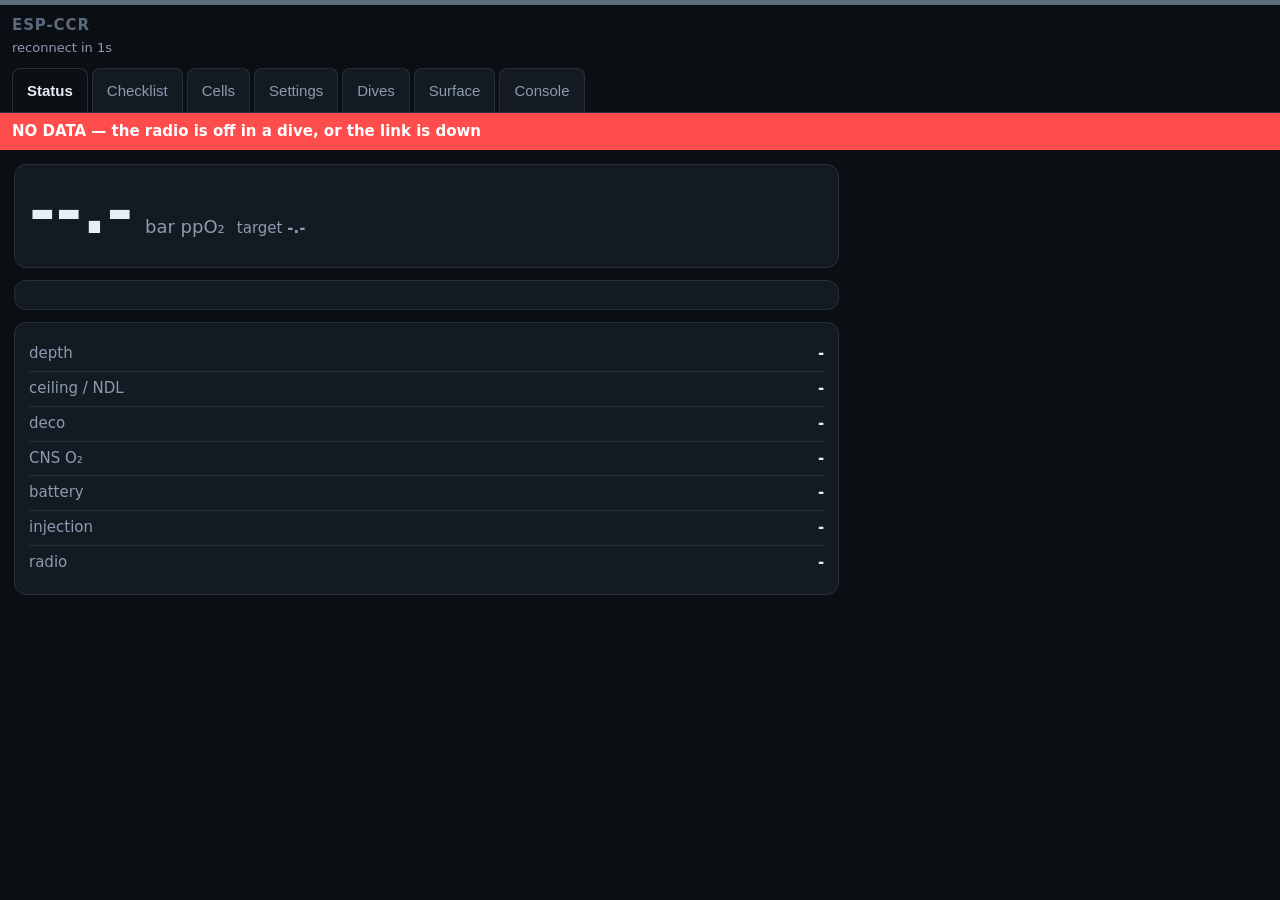
<file: data/index.html>
<!doctype html>
<!-- Served out of app flash, byte for byte. The filesystem copy of this page is
     never used: updating it would mean uploadfs, and uploadfs erases the dive
     logs on the same partition. -->
<html lang="en">
<head>
<meta charset="utf-8">
<meta name="viewport" content="width=device-width,initial-scale=1,viewport-fit=cover">
<meta name="apple-mobile-web-app-capable" content="yes">
<meta name="theme-color" content="#0b0f14">
<title>ESP-CCR</title>
<style>
:root{--bg:#0b0f14;--panel:#141a22;--ink:#e8eef6;--dim:#8c9bb0;--line:#25303d;
--ok:#39d98a;--warn:#ffb020;--bad:#ff4d4d;--accent:#39d98a}
body.alarm{--accent:#ff4d4d} body.warn{--accent:#ffb020} body.stale{--accent:#5b6b7d}
*{box-sizing:border-box;-webkit-tap-highlight-color:transparent}
body{margin:0;background:var(--bg);color:var(--ink);font:15px/1.45 system-ui,sans-serif;
border-top:5px solid var(--accent);transition:border-color .3s}
header{padding:10px 12px 0;border-bottom:1px solid var(--line)}
#brand{font-weight:700;letter-spacing:.06em;color:var(--accent)}
#sysline{color:var(--dim);font-size:13px;margin-top:2px}
nav{display:flex;gap:4px;margin-top:10px;flex-wrap:wrap}
nav button{background:var(--panel);color:var(--dim);border:1px solid var(--line);
border-bottom:none;border-radius:8px 8px 0 0;padding:10px 14px;min-height:44px;font-size:15px}
nav button.on{color:var(--ink);background:var(--bg);font-weight:600}
main{padding:14px} section{display:none} section.on{display:block}
#stale{background:var(--bad);color:#fff;padding:8px 12px;font-weight:600}
.card{background:var(--panel);border:1px solid var(--line);border-radius:12px;padding:14px;margin-bottom:12px}
.hero{display:flex;align-items:baseline;gap:12px;flex-wrap:wrap}
.hero .v{font-size:64px;font-weight:800;line-height:1;font-variant-numeric:tabular-nums}
.hero .u{color:var(--dim);font-size:18px}
.tgt{color:var(--dim);font-size:15px}
.row{display:flex;justify-content:space-between;gap:10px;padding:6px 0;border-bottom:1px solid var(--line)}
.row:last-child{border-bottom:none}
.k{color:var(--dim)}.n{font-variant-numeric:tabular-nums;font-weight:600}
.cells{display:grid;gap:8px}
.cell{display:grid;grid-template-columns:44px 1fr 74px;align-items:center;gap:10px}
.bar{height:14px;background:#0e141b;border:1px solid var(--line);border-radius:7px;overflow:hidden}
.bar i{display:block;height:100%;background:var(--accent)}
.bar i.off{background:#3d4b5c}
.grid{display:grid;gap:12px;grid-template-columns:repeat(auto-fit,minmax(230px,1fr))}
.pill{display:inline-block;padding:4px 9px;border-radius:999px;font-size:13px;font-weight:600;
border:1px solid var(--line);color:var(--dim);margin:2px 3px 2px 0}
.pill.on{color:#0b0f14;border-color:transparent}
.pill.on.ok{background:var(--ok)}.pill.on.warn{background:var(--warn)}.pill.on.bad{background:var(--bad)}
button.act{background:#1b2530;color:var(--ink);border:1px solid var(--line);border-radius:10px;
padding:12px 14px;min-height:44px;font-size:15px;margin:3px 4px 3px 0}
button.act.big{background:var(--accent);color:#0b0f14;font-weight:700;border-color:transparent}
button.act.danger{background:#3a1618;border-color:#6b2a2e;color:#ffd9db}
input,select{background:#0e141b;color:var(--ink);border:1px solid var(--line);border-radius:9px;
padding:11px 12px;min-height:44px;font-size:15px;width:100%}
fieldset{border:1px solid var(--line);border-radius:12px;padding:12px;margin:0 0 12px}
legend{color:var(--accent);font-weight:700;padding:0 6px;font-size:14px}
.set{display:grid;grid-template-columns:1fr 132px;gap:10px;align-items:center;padding:6px 0}
.set .lab{font-size:14px}.set .rng{color:var(--dim);font-size:12px}
.set.locked .lab::after{content:" \1F512";color:var(--warn);font-size:12px}
#log{background:#0e141b;border:1px solid var(--line);border-radius:10px;padding:10px;
font:12px/1.5 ui-monospace,monospace;white-space:pre-wrap;min-height:120px;max-height:46vh;overflow:auto;margin:0}
form.cmd{display:flex;gap:8px;margin-top:10px}
form.cmd button{min-width:88px}
#toasts{position:fixed;left:50%;transform:translateX(-50%);bottom:16px;display:grid;gap:8px;
z-index:9;width:min(94vw,520px)}
.toast{background:#1b2530;border-left:4px solid var(--accent);padding:11px 13px;border-radius:9px;
box-shadow:0 6px 22px rgba(0,0,0,.5);font-size:14px}
.toast.bad{border-left-color:var(--bad)}.toast.ok{border-left-color:var(--ok)}
table{width:100%;border-collapse:collapse;font-size:14px}
td,th{padding:8px 6px;border-bottom:1px solid var(--line);text-align:left}
th{color:var(--dim);font-weight:600;font-size:13px}
a{color:var(--accent)}
canvas{width:100%;height:180px;background:#0e141b;border:1px solid var(--line);border-radius:10px}
.hist{display:flex;align-items:flex-end;gap:1px;height:130px;margin:6px 0 2px}
.hist i{flex:1;background:var(--accent);opacity:.85;min-height:2px}
.hist i.z{visibility:hidden}
.hint{color:var(--dim);font-size:13px}
.verdicts{margin-top:8px}
.vrow{font-size:13px;padding:2px 8px;border-left:3px solid var(--dim);margin:2px 0}
.vrow.bad{border-left-color:#ff5b5b}.vrow.warn{border-left-color:#ffb020}.vrow.ok{border-left-color:#39d98a}
@media(min-width:900px){main{display:grid;grid-template-columns:2fr 1fr;gap:14px;align-items:start}}
</style>
</head>
<body class="clean">
<header>
  <div id="brand">ESP-CCR</div>
  <div id="sysline"><span id="link">connecting&#8230;</span> <span id="clock"></span> <span id="wclock"></span></div>
  <nav id="tabs">
    <button data-v="status" class="on">Status</button>
    <button data-v="check">Checklist</button>
    <button data-v="hist">Cells</button>
    <button data-v="settings">Settings</button>
    <button data-v="dives">Dives</button>
    <button data-v="surface">Surface</button>
    <button data-v="console">Console</button>
  </nav>
</header>
<div id="stale" hidden>NO DATA &#8212; the radio is off in a dive, or the link is down</div>
<main>
<section id="v-status" class="on">
  <div class="card">
    <div class="hero"><span class="v" id="ppo2">--.-</span><span class="u">bar ppO&#8322;</span>
      <span class="tgt">target <b id="sp">-.-</b></span></div>
    <div id="flags" style="margin-top:10px"></div>
  </div>
  <div class="card"><div class="cells" id="cells"></div>
    <div class="hint" id="proofline"></div></div>
  <div class="card">
    <div class="row"><span class="k">depth</span><span class="n" id="depth">-</span></div>
    <div class="row"><span class="k">ceiling / NDL</span><span class="n" id="cn">-</span></div>
    <div class="row"><span class="k">deco</span><span class="n" id="deco">-</span></div>
    <div class="row"><span class="k">CNS O&#8322;</span><span class="n" id="cns">-</span></div>
    <div class="row"><span class="k">battery</span><span class="n" id="bat">-</span></div>
    <div class="row"><span class="k">injection</span><span class="n" id="inj">-</span></div>
    <div class="row"><span class="k">radio</span><span class="n" id="radio">-</span></div>
  </div>
</section>
<section id="v-check">
  <div class="card"><div id="pre"></div><div class="hint" id="cellline"></div>
    <div class="hint" id="calline"></div></div>
  <div class="card">
    <button class="act big" data-c="CHECK">Run pre-dive checks</button>
    <button class="act" data-c="TEST CELLS">Test cells</button>
    <button class="act" data-c="AUTO">AUTO</button>
    <button class="act" data-c="MANUAL">MANUAL</button>
    <button class="act" data-c="ACK">ACK alarms</button>
  </div>
  <div class="card">
    <button class="act big" data-c="DIVE START">DIVE START</button>
    <button class="act danger" data-c="DIVE END">DIVE END</button>
    <button class="act" data-c="GET PRE">Refresh checks</button>
    <button class="act danger" data-c="CELLPROOF OVERRIDE">Lift clamp</button>
  </div>
  <div class="card"><fieldset><legend>Calibration</legend>
    <div class="hint">Air is mandatory and runs on the board: press CAL AIR, then read the
      verdict below &#8212; it says whether the cells were sampled, refused while still
      warming up, or failed, and with what raw numbers. The O&#8322; point (a sealed loop
      enriched to <span id="o2fi">0.99</span>) and the depth tare are <b>not implemented in
      this firmware</b>: asking them answers &#8220;not implemented&#8221;, so no button here
      pretends otherwise.</div>
    <button class="act" data-c="CAL AIR">CAL AIR</button>
    <button class="act" data-c="GET CALAIR">CAL AIR status</button>
  </fieldset></div>
</section>
<section id="v-hist">
  <div class="card"><div id="h0"><span class="hint">no cell history yet</span></div></div>
  <div class="card"><div id="h1"></div></div>
  <div class="card"><div id="h2"></div></div>
  <div class="hint" id="hline"></div>
</section>
<section id="v-settings"><div id="sets"></div></section>
<section id="v-dives">
  <div class="card"><button class="act big" id="refresh">List dives</button>
    <div class="hint">Ten most recent dives, oldest overwritten.</div></div>
  <div class="card" id="divelist"></div>
  <div class="card" id="diveview" hidden></div>
</section>
<section id="v-surface">
  <div class="card"><button class="act big" id="surfreq">Load surface log</button>
    <a class="act" style="display:inline-block;padding:12px" href="/surface.csv">download csv</a>
    <div class="hint">Every calibration verdict and pre-dive result the controller has
      recorded, newest first. These are not dive rows: a pre-dive failure prevents the
      dive, so there is no dive file to put it in, and a calibration verdict is a fact
      about the machine. A wired handset has no command for this history &#8212; it can
      only be listening when the verdict happens &#8212; so this page is the only way to
      read it back.</div></div>
  <div class="card" id="surflog"><span class="hint">not loaded yet</span></div>
</section>
<section id="v-console">
  <div class="card"><pre id="log"></pre>
    <form class="cmd" id="cmdform"><input id="cline" autocomplete="off" spellcheck="false"
      placeholder="GET T"><button class="act">send</button></form>
    <div class="hint">Everything here is the handset protocol, byte for byte.</div></div>
</section>
</main>
<div id="toasts"></div>
<script>
"use strict";
var $=function(id){return document.getElementById(id)};
var view="status", sock=null, outq=[], busy=null, lastRx=0, bootMs=0, tries=0;
var T=null, D=null, CELLS=null, PROOF=null, PRE=null, FAULT=null, CALAIR=null, WIFI=null;
var SCHEMA=[], VALS={}, diveActive=false;

function toast(msg,kind){
  var d=document.createElement("div"); d.className="toast"+(kind?" "+kind:""); d.textContent=msg;
  $("toasts").appendChild(d);
  setTimeout(function(){ if(d.parentNode) d.parentNode.removeChild(d); },5200);
}
function logline(s){
  var p=$("log"); p.textContent+=s+"\n";
  var lines=p.textContent.split("\n");
  if(lines.length>400) p.textContent=lines.slice(lines.length-400).join("\n");
  p.scrollTop=p.scrollHeight;
}

// ---- the command pipe: one outstanding command, '#' ends the answer --------
function send(line){
  return new Promise(function(res){ outq.push({l:line,lines:[],res:res}); pump(); });
}
function pump(){
  if(busy||!sock||sock.readyState!==1) return;
  var c=outq.shift(); if(!c) return;
  busy=c; logline("> "+c.l); sock.send(c.l);
  setTimeout(function(){ if(busy===c){ finish("ERR reply timeout"); } },4000);
}
function finish(extra){
  if(extra) { busy.lines.push(extra); }
  var c=busy; busy=null; if(c) c.res(c.lines);
  pump();
}
// ---- wall clock ------------------------------------------------------------
// The controller has no RTC chip and the access point has no uplink, so the
// phone's own clock IS the dive log's time source: this page posts it every
// time the socket opens. The board carries that time across its own restarts
// (panic, watchdog), but an EN cycle or a battery pull loses it - which is
// exactly why the page posts on every open instead of relying on the carry.
// The window guard is the firmware's own accepted range (2000..2100): a
// phone whose clock is wilder than that must not make the log worse, and an
// honest "no clock" beats a confident wrong date.
var WCLK=null;
function syncClock(){
  var ep=Math.floor(Date.now()/1000);
  if(ep<946684800||ep>4102444800){
    toast("phone clock out of range: dives will carry no date","bad");
    return;
  }
  send("TIME SET "+ep).then(function(ls){
    if(ls.some(function(l){return l.indexOf("ERR")===0;}))
      toast("controller refused the phone clock","bad");
    readClock();
  });
}
function readClock(){
  send("GET TIME").then(function(ls){
    var t=ls.filter(function(l){return l.indexOf("TIME,")===0;});
    if(t.length){ WCLK=t[0].split(","); showClock(); }
  });
}
function showClock(){
  var el=$("wclock"); if(!el) return;
  if(!WCLK){ el.textContent=""; return; }
  var ep=+WCLK[1], src=+WCLK[2];
  // TIME,<epoch>,<source>,<age_s>: source 2 means the number survived a reset
  // without anyone confirming it since, which is worth saying out loud.
  el.textContent = ep>0
    ? "clock "+new Date(ep*1000).toISOString().slice(0,16).replace("T"," ")+"Z"+(src===2?" (carried)":"")
    : "clock UNSET: dives will carry no date";
}
function connect(){
  var url=(location.protocol==="https:"?"wss":"ws")+"://"+location.host+"/ws";
  sock=new WebSocket(url);
  sock.onopen=function(){ tries=0; lastRx=Date.now(); $("link").textContent="live";
    send("GET SCHEMA").then(function(ls){ SCHEMA=[]; ls.forEach(function(l){
      if(l.indexOf("K,")===0) SCHEMA.push(l.split(",").slice(1)); }); buildSettings(); });
    send("GET *").then(function(ls){ VALS={}; ls.forEach(function(l){
      var i=l.indexOf("="); if(i>0) VALS[l.slice(0,i)]=l.slice(i+1); });
      if(!SCHEMA.length) send("GET SCHEMA").then(function(l2){ SCHEMA=[]; l2.forEach(function(l){
        if(l.indexOf("K,")===0) SCHEMA.push(l.split(",").slice(1)); }); buildSettings(); });
      else buildSettings(); });
    syncClock();   // the page is the surface clock source: post it, then show what landed
    pump(); };
  sock.onclose=function(){
    busy=null; outq=[]; lastRx=0; $("link").textContent="offline";
    var t=Math.min(8000,400*Math.pow(2,tries++));
    $("link").textContent="reconnect in "+Math.round(t/1000)+"s";
    setTimeout(connect,t);
  };
  sock.onerror=function(){ if(sock) sock.close(); };
  sock.onmessage=function(ev){
    lastRx=Date.now();
    var frames=String(ev.data).split(/[\r\n]+/);
    for(var fi=0;fi<frames.length;fi++) if(frames[fi]) handleFrame(frames[fi]);
  };
  function handleFrame(s){
    if(s.charAt(0)==="#"){
      if(s.indexOf("#boot")===0){ var a=s.split(" "); bootMs=+a[1]||0;
        $("clock").textContent="uptime "+Math.round(bootMs/1000)+"s"; return; }
      if(s.indexOf("dropped")>0) toast("command too long","bad");
      finish(); return;
    }
    logline(s);
    // The answer collector: every line between a command and its '#' marker
    // belongs to the outstanding command. Without this push the collector was
    // always empty — Settings ("no schema yet"), the Dives list and the Cells
    // histograms all resolved zero rows; the dashboard only survived because
    // T/D/CELLS lines render through their own branches above. Callers filter
    // by prefix (K,, HIST,, L,, KEY=), so unsolicited event lines landing
    // mid-reply are harmless.
    if(busy) busy.lines.push(s);
    var f=s.split(",");
    if(f[0]==="T") { T=f; state(); }
    else if(f[0]==="D") { D=f; state(); }
    else if(f[0]==="CELLS") { CELLS=f; check(); }
    else if(f[0]==="PROOF") { PROOF=f; state(); }
    else if(f[0]==="PRE") { PRE=f; check(); }
    else if(f[0]==="CALAIR") { CALAIR=f; check(); }
    else if(f[0]==="FAULT") { FAULT=f; state(); }
    else if(f[0]==="WIFI") { WIFI=f; state(); }
    else if(f[0]==="E") {
      var id=+f[2], val=+f[3];
      toast(eventName(id,val),(id===1||id===10||id===11)?"bad":"ok"); }
    else if(f[0]==="ERR") { toast(s,"bad"); }
  }
}
var ALARMS=["LOW pO2","HIGH pO2","CELL DRIFT","SENSOR FAIL","BATTERY","SP CLAMP","STUCK OPEN",
            "CELL PROOF","CELL EXCLUDED","CELL REJOIN","HYPOXIA"];
function eventName(id,val){
  if(id===1) return "ALARM "+(ALARMS[val]||("bit"+val))+" RAISED";
  if(id===2) return "alarm "+(ALARMS[val]||("bit"+val))+" cleared";
  if(id===7){var ca=["no calibration yet","sampling","calibrated","refused: cells still warming up",
                     "aborted: a dive started","failed: cells never settled","failed: no cells fitted"];
             return "CAL AIR: "+(ca[val]||("code "+val));}
  if(id===19){var c=["alarm over wall","cutoff margin","pulse width","duty window",
                     "setpoint order","GF order","band order"];
              var s=[];for(var b=0;b<7;b++)if(val&(1<<b))s.push(c[b]);
              return "settings clamped: "+(s.length?s.join(", "):("mask "+val));}
  var n={3:"mode",4:"setpoint",5:"cell excluded",6:"cell rejoin",7:"CAL AIR",8:"CAL O2",
         9:"cell proof PASS",10:"cell proof FAIL",11:"clamp ON",12:"clamp OFF",
         13:"pre-dive PASS",14:"RESET",15:"clock unset",19:"settings clamped"};
  return (n[id]||("event "+id))+" ("+val+")";
}

// ---- rendering ------------------------------------------------------------
// Flags byte names, index = bit position (§4's table). Two corrections made
// 2026-11-27, when the firmware started emitting bit 7 (CNS overload) instead
// of dropping it: index 6 was labelled "SOLENOID" while the firmware has put
// cell-proof FAIL there since the flags byte was written (a stuck-open valve
// rides in bit 3 with the other sensor-class faults), and index 7 was labelled
// "PROOF FAIL", which is what bit 6 means. A pill that names the wrong fault is
// worse than no pill: a diver would act on the fault he was told about.
// Severity follows the controller's own alarm levels — CNS is a WARNING, so it
// is a warn pill, not a bad one.
var FLAGNAMES=["LOW pO2","HIGH pO2","CELL DRIFT","SENSOR","BATTERY","SP CLAMP","PROOF FAIL","CNS HIGH"];
function flagBits(){ if(!T) return 0; var m=/FLAGS0x([0-9a-fA-F]{2})/.exec(T[8]||""); return m?parseInt(m[1],16):0; }

function state(){
  if(!T){ $("ppo2").textContent="--.-"; return; }
  var voted=+T[2], sp=+T[6], mode=T[8]?T[7]:"STANDBY";
  var bits=flagBits();
  $("ppo2").textContent=voted.toFixed(2);
  $("sp").textContent=sp.toFixed(2);
  $("depth").textContent=(+T[1]).toFixed(1)+" m";
  // battery is the field appended after FLAGS: absent on an older build
  var vbat=(T.length>9)?+T[9]:0;
  $("bat").textContent=vbat>0?(vbat.toFixed(2)+" V"):"n/a";
  $("flags").innerHTML="";
  var modePill=document.createElement("span");
  modePill.className="pill on "+(mode==="AUTO"?"ok":mode==="MANUAL"?"warn":"");
  modePill.textContent=mode; $("flags").appendChild(modePill);
  for(var i=0;i<8;i++) if(bits&(1<<i)){
    var p=document.createElement("span");
    p.className="pill on "+(i<3||i===6?"bad":"warn"); p.textContent=FLAGNAMES[i];
    $("flags").appendChild(p);
  }
  var cl=$("cells"); cl.innerHTML="";
  for(var c=0;c<3;c++){
    var v=+T[3+c];
    var d=document.createElement("div"); d.className="cell";
    d.innerHTML='<span class="k">cell '+(c+1)+'</span><span class="bar"><i style="width:'+
      Math.max(0,Math.min(100,v/1.9*100))+'%"></i></span><span class="n">'+v.toFixed(3)+'</span>';
    cl.appendChild(d);
  }
  if(D){
    var ndl=+D[1], tot=+D[2], ce=+D[3], cns=D[D.length-1];
    $("cn").textContent=(ce>0?ce.toFixed(1)+" m / ":"")+ (ndl<0?"n/a":ndl>=480?">480":ndl)+" min";
    var stops=[]; for(var s=4;s<D.length-1;s++) if(D[s].indexOf("|")>0) stops.push(D[s].replace("|"," for "));
    $("deco").textContent=(tot>0?tot.toFixed(1)+" min":"none")+(stops.length?" &#8212; "+stops.join(", "):"");
    $("cns").textContent=(+cns).toFixed(0)+" %";
  }
  if(PROOF){
    var st=["INACTIVE","IDLE","ARMED","RUNNING","PASS","FAIL"][+PROOF[1]]||"?";
    $("proofline").textContent="cell proof: "+st+"  banned 0"+PROOF[3]+"  attempts "+PROOF[4];
  }
  if(FAULT){
    var duty=+FAULT[3];
    $("inj").textContent=(FAULT[1]==="1"?"STUCK OPEN ":"")+(FAULT[2]==="1"?"FUSE TRIPPED ":"")+
      "duty "+duty.toFixed(1)+"%";
  }
  // Radio policy (WIFI,on,held_by,idle_left_s,stations — §4). Two rules here:
  // words match the console's transition line, so the same state reads the
  // same way in a bench log and on the phone; and the idle countdown is shown
  // ONLY while no station is associated, because `stations>0` rewinds the
  // window every tick — advertising "sleeps in 10:00" to a connected reader
  // would be a timer that can never fire.
  if(WIFI){
    var on=+WIFI[1],hold=+WIFI[2],idle=+WIFI[3],st=+WIFI[4];
    var HOLD=["","diver's WIFI OFF","dive in progress","depth","idle: no station"];
    var txt;
    if(on){
      txt="up &#183; "+st+(st===1?" station":" stations");
      if(!st&&idle>0) txt="sleeps in "+Math.floor(idle/60)+":"+
        ("0"+(idle%60)).slice(-2)+" &#183; no station";
      else if(!st&&!(+((VALS["WIFI_IDLE_MIN"]||"0").split(".")[0])))
        txt+=" &#183; idle timer off";
    }
    else txt="down &#183; "+(HOLD[hold]||"reason "+hold);
    $("radio").innerHTML=txt;
  }
  var cls="clean";
  if(bits&((1<<0)|(1<<1)|(1<<6)|(1<<7))) cls="alarm"; else if(bits) cls="warn";
  document.body.className=cls;
  diveActive=(mode==="AUTO"||mode==="MANUAL");
  lockSettings();
}
var CALAIRW=["no calibration since power-up","sampling","calibrated",
             "refused: cells still warming up","aborted: a dive started",
             "failed: no window stayed inside its stability band","failed: no cells fitted"];
var PRESTEPW=["warm-up","air","solenoid","depth","battery"];
function check(){
  if(!PRE) { $("pre").innerHTML='<span class="hint">no check data yet</span>'; return; }
  var names=["warmup","air","solenoid","depth","battery"], txt=["pending","running","PASS","FAIL"];
  var out="";
  for(var i=0;i<5&&PRE.length>2+i;i++){
    var s=+PRE[1+i], kind=s===2?"ok":s===3?"bad":s===1?"warn":"";
    out+='<span class="pill'+(kind?" on "+kind:"")+'">'+names[i]+" "+txt[s]+"</span>";
  }
  if(PRE[6]==="1") out+='<span class="pill on ok">AUTO unlocked</span>';
  $("pre").innerHTML=out;
  if(CELLS){
    var st=["idle","baseline","pulsing","recover","done"][+CELLS[1]]||"?";
    $("cellline").textContent="cell test "+st+"  passed "+CELLS[2]+"  failed "+CELLS[3]+
      (CELLS[4]==="1"?"  (running)":"");
  }
  // The air calibration's own verdict, not the reply to the button: `CAL AIR`
  // only ever says the request was accepted. The numbers are the raw ADC
  // averages and the worst per-cell spread &#8212; what tells a dead cell from a
  // fouled one.
  if(CALAIR){
    var c=+CALAIR[1];
    var st=c===1?("sampling &#8212; "+CALAIR[3]+" of 12 samples"):
            (CALAIRW[c]||("code "+c));
    var kind=c===2?"ok":(c===0||c===1)?"":"bad";
    var det="";
    if(c===2) det=" raw "+CALAIR[5]+"/"+CALAIR[6]+"/"+CALAIR[7]+"  worst spread "+CALAIR[4]+
                  "  &#8212; "+CALAIR[2]+"s ago";
    else if(c===3) det=" &#8212; "+CALAIR[8]+"s left before it will run";
    else if(c!==0&&c!==1&&c!==2) det=" &#8212; "+CALAIR[2]+"s ago";
    $("calline").innerHTML='<span class="pill'+(kind?" on "+kind:"")+'">air cal: '+st+
                           '</span><span class="hint">'+det+'</span>';
  } else $("calline").innerHTML='<span class="hint">air calibration: no answer from the controller yet</span>';
}

// ---- settings -------------------------------------------------------------
function buildSettings(){
  var host=$("sets");
  if(!SCHEMA.length){ host.innerHTML='<div class="card"><span class="hint">no schema yet</span></div>'; return; }
  host.innerHTML="";
  var groups={};
  SCHEMA.forEach(function(d){
    var key=d[0], g=key.indexOf("SP")===0||key==="D1"||key==="D2"||key==="SP_HYST"?"Setpoints":
      key.indexOf("ALLO")===0||key==="CNS_ALARM"?"Alarms":
      key.indexOf("INJ")===0?"Injection":key.indexOf("CELLPROOF")===0?"Cell proof":
      key.indexOf("CELL_")===0?"Voting":key.indexOf("CAL")===0?"Calibration":
      key.indexOf("GF")===0||key.indexOf("ASC")===0||key==="WATER_DENSITY"?"Deco":"System";
    (groups[g]=groups[g]||[]).push(d);
  });
  Object.keys(groups).forEach(function(g){
    var fs=document.createElement("fieldset"), lg=document.createElement("legend");
    lg.textContent=g; fs.appendChild(lg);
    groups[g].forEach(function(d){ fs.appendChild(field(d)); });
    var c=document.createElement("div"); c.className="card"; c.appendChild(fs); host.appendChild(c);
  });
  lockSettings();
}
function field(d){
  var key=d[0], type=d[1], min=+d[2], max=+d[3], flags=+d[4], def=d[5];
  var w=document.createElement("div"); w.className="set"; w.dataset.key=key;
  w.dataset.lock=(flags&1)?"1":"";
  var lab=document.createElement("div"); lab.className="lab";
  lab.innerHTML=key+((flags&2)?' <span class="pill on warn">safety</span>':"")+
    '<div class="rng">'+(type==="S"?"length "+min+".."+max:min+" .. "+max)+" &#183; def "+def+"</div>";
  w.appendChild(lab);
  var inp=document.createElement("input");
  inp.id="f_"+key; inp.name=key;
  if(type==="B"){ inp.type="checkbox"; inp.checked=(VALS[key]==="1"); }
  else if(type==="S"){ inp.type="text"; inp.value=VALS[key]||""; inp.minLength=min; inp.maxLength=max; }
  else { inp.type="number"; inp.step=type==="F"?"0.01":"1"; inp.min=min; inp.max=max; inp.value=VALS[key]||def; }
  inp.addEventListener("change",function(){ save(key,inp,flags); });
  w.appendChild(inp);
  return w;
}
function save(key,inp,flags){
  var v=(inp.type==="checkbox")?(inp.checked?"1":"0"):inp.value;
  if(inp.type==="number"){ var n=+v;
    if(!isFinite(n)||n<+inp.min||n>+inp.max){ toast(key+": enter "+inp.min+" .. "+inp.max,"bad"); return; } }
  if(inp.minLength&&v.length<inp.minLength){ toast(key+": too short","bad"); return; }
  send("SET "+key+"="+v).then(function(ls){
    var err=ls.filter(function(l){return l.indexOf("ERR")===0});
    if(err.length){ toast(err[0],"bad"); inp.value=VALS[key]||""; return; }
    VALS[key]=v;
    toast(ls.filter(function(l){return l.indexOf("OK")===0}).join(" &#183; ")||"saved",
      (flags&2)?"bad":"ok");
    if(key.indexOf("AP_")===0) toast("AP name/password apply after the next radio restart","ok");
  });
}
function lockSettings(){
  document.querySelectorAll(".set").forEach(function(w){
    var i=w.querySelector("input"); if(!i) return;
    var locked=diveActive&&w.dataset.lock==="1";
    w.classList.toggle("locked",locked);
    if(locked) i.setAttribute("disabled",""); else i.removeAttribute("disabled");
  });
}

// ---- dives ----------------------------------------------------------------
function refreshDives(){
  send("LOG LIST").then(function(ls){
    var rows=ls.filter(function(l){return l.indexOf("L,")===0});
    if(!rows.length){ $("divelist").innerHTML='<span class="hint">no dives recorded</span>'; return; }
    // L,<slot>,<epoch>,<seq>: the firmware lists newest-written first, and the
    // sequence is what makes that claim true when the clock was never set. The
    // seq column is on the right because that is where new information goes.
    var h='<table><tr><th>#</th><th>start</th><th>seq</th><th></th></tr>';
    rows.forEach(function(l){
      var f=l.split(","), slot=+f[1], ep=+f[2], seq=f.length>3?+f[3]:0;
      var when=ep>100000?new Date(ep*1000).toLocaleString()
                        :"no clock at that start";
      h+="<tr><td>"+slot+"</td><td>"+when+"</td><td>"+(seq>0?seq:"&#8212;")+
         "</td><td><button class='act' data-slot='"+slot+
         "'>view</button> <a class='act' style='display:inline-block;padding:12px' href='/dive/"+
         slot+".csv'>csv</a></td></tr>";
    });
    $("divelist").innerHTML=h+"</table>";
    Array.prototype.forEach.call($("divelist").querySelectorAll("button"),function(b){
      b.addEventListener("click",function(){ showDive(+b.dataset.slot); }); });
  });
}
// ---- surface log: the machine's own calibration / pre-dive record ---------
// Fetched over HTTP, not the socket: /surface.csv is the log's only export path,
// the same rows the firmware's own CSV formatter produces. Rendered newest first,
// because that is the order a human reads it in, even though the file is stored
// oldest first so the record just made can never be the one that is lost.
function refreshSurface(){
  var host=$("surflog"); host.innerHTML="loading&#8230;";
  fetch("/surface.csv").then(function(r){ return r.text(); }).then(function(txt){
    var head=null, rows=[];
    txt.split("\n").forEach(function(l){
      var f=l.split(",");
      if(f[0]==="SURFACE"&&f.length>4) head=f;
      else if(f[0]==="R"&&f.length>12) rows.push(f);
    });
    if(!head){
      host.innerHTML='<span class="hint">the controller sent no SURFACE identity row '+
                     '&#8212; the log did not read</span>'; return;
    }
    if(!rows.length){
      host.innerHTML='<span class="hint">no surface records yet &#8212; nothing calibrated '+
                     'and no pre-dive check finished since this log began</span>'; return;
    }
    var n=+head[2], lo=+head[3], hi=+head[4], lost=(hi-lo+1)-n;
    // The identity row's own count and sequence range are compared with the rows
    // actually delivered: a file whose header says 256 records and streams 200 is
    // truncated, and saying so is better than showing a short list as the truth.
    var bad=(n!==rows.length)?" &#183; <b>header says "+n+" records, "+rows.length+
                              " arrived: file truncated</b>":"";
    var h='<div class="hint">'+rows.length+" record"+(rows.length===1?"":"s")+
          " &#183; seq "+lo+".."+hi+
          (lost>0?(" &#183; "+lost+" older record"+(lost===1?"":"s")+
                   " shed by capacity"):" &#183; none shed")+bad+"</div>"+
          '<table><tr><th>seq</th><th>when</th><th>what</th>'+
          '<th>result</th><th>numbers</th></tr>';
    rows.reverse().forEach(function(f){
      var seq=f[1], when=f[3], id=+f[4], name=f[5], val=+f[6];
      var raw=[f[7],f[8],f[9]], spread=f[10], samples=f[11], flags=+f[12];
      var what=name==="cal_air"?"air calibration":
                name==="pre_dive_pass"?"pre-dive checks":
                name==="pre_dive_fail"?"pre-dive checks":name;
      var res="", nums="", kind="";
      if(name==="cal_air"){
        res=CALAIRW[val]||("code "+val);
        kind=val===2?"ok":(val===0||val===1)?"":"bad";
        if(val===2) nums="raw "+raw.join("/")+" &#183; worst spread "+spread+
                        " &#183; "+samples+" samples";
      } else if(name==="pre_dive_fail"){
        res="failed at "+(PRESTEPW[val]||("step "+val)); kind="bad";
      } else if(name==="pre_dive_pass"){ res="passed"; kind="ok"; }
      else res="value "+val;
      // Same pill the checks view uses, so "calibrated" and "passed" look like the
      // thing they describe instead of being another row of black text.
      h+="<tr><td>"+seq+"</td><td>"+when+(flags&1?" <span class='hint'>(carried, unverified)</span>":"")+
         "</td><td>"+what+"</td><td><span class='pill"+(kind?" on "+kind:"")+"'>"+res+
         "</span></td><td class='hint'>"+nums+"</td></tr>";
    });
    host.innerHTML=h+"</table>";
  }).catch(function(){ host.innerHTML='<span class="hint">could not read /surface.csv</span>'; });
}

// ---- cell histograms (GET HIST, firmware rolling 10-minute windows) -----
function drawHist(f){
  var c=+f[1], ws=+f[2], nw=+f[3], bw=+f[4]/100, age=+f[5], n=+f[6];
  var host=$("h"+c); if(!host) return;
  var counts=f.slice(7), mx=1;
  counts.forEach(function(x){ if(+x>mx) mx=+x; });
  var when=n?("last "+(age/60).toFixed(1)+" min"):("no samples yet");
  var h='<div class="k">cell '+(c+1)+' &#183; '+when+' &#183; busiest bin '+mx+' smp</div><div class="hist">';
  for(var i=0;i<counts.length;i++){ var v=+counts[i];
    h+='<i class="'+(v?"":"z")+'" style="height:'+Math.round(Math.max(0,v)/mx*100)+
       '%" title="'+(i*bw).toFixed(2)+' .. '+((i+1)*bw).toFixed(2)+' bar: '+v+'"></i>'; }
  h+='</div><div class="rng">0 .. '+(counts.length*bw).toFixed(2)+' bar ppO2</div>';
  host.innerHTML=h;
  if(c===0) $("hline").textContent="samples per "+bw.toFixed(2)+" bar bin, rolling "+
    nw+" windows of "+ws+" s (firmware-side)";
}
function refreshHist(){
  send("GET HIST").then(function(ls){
    var got=ls.filter(function(l){return l.indexOf("HIST,")===0});
    if(!got.length) toast(ls.join(" &#183; ")||"no histogram","bad");
    got.forEach(function(l){ drawHist(l.split(",")); });
  });
}
function showDive(slot){
  var v=$("diveview"); v.hidden=false; v.innerHTML="loading dive "+slot+"&#8230;";
  fetch("/dive/"+slot+".csv").then(function(r){ return r.text(); }).then(function(txt){
    var snaps=[],meta=null,evts=[];
    txt.split("\n").forEach(function(l){
      var f=l.split(",");
      // v1 grammar (divelog.cpp snapshotCsvLine): f[1] t_s, f[2] depth_m,
      // f[3] voted, f[4-6] cells, f[7] SETPOINT, f[8] ALARMS(hex, the log
      // view: alarms.h), f[9] CNS. The indices were once sp:f[8] al:f[9] -
      // one column right, reading the alarm word as a setpoint and CNS as
      // an alarm. Nothing consumes these two fields today (the chart draws
      // t/d/p only), which is why the slip was harmless - and why the
      // grammar now sits here, where the next reader cannot repeat it.
      if(f[0]==="S"&&f.length>14) snaps.push({t:+f[1],d:+f[2],p:+f[3],sp:+f[7],al:+f[8]});
      if(f[0]==="M") meta=f;
      // The verdict rows. The chart says where the diver went; only these
      // say what the machine decided on the way: which alarm edges fired,
      // whether the cell proof failed, whether someone lifted the clamp and
      // how the calibration ended. The download has always carried them; a
      // surface reader could not see them at all (2026-11-26 queue item).
      if(f[0]==="E"&&f.length===4) evts.push(f);
    });
    if(!snaps.length){ v.innerHTML="dive "+slot+": no readable records"; return; }
    var h="<h3 style='margin-top:0'>dive "+slot+"</h3><canvas id='cv"+slot+"'></canvas>";
    if(meta) h+="<div class='hint'>duration "+Math.round(+meta[1]/60)+" min &#183; max "+
      (+meta[2]/100).toFixed(1)+" m &#183; ppO2 "+(+meta[3]/1000).toFixed(2)+" .. "+
      (+meta[4]/1000).toFixed(2)+" &#183; pulses "+meta[5]+" &#183; CNS peak "+meta[6]+"%</div>";
    // Verdicts in file order — which is occurrence order (the dive-file
    // grader pins the file's E, rows against the wire's sequence, so the
    // page may trust "after the failure came the lift" without sorting).
    // Words come from eventName, the same map the live toasts use: one
    // vocabulary for what the machine said, whether it said it now or in a
    // dive the diver reads back an hour later.
    h+="<div class='verdicts'><div class='hint'>"+(evts.length?
      "verdicts this dive: "+evts.length:
      "no verdict rows in this dive")+"</div>";
    for(var e=0;e<evts.length;e++){
      var f=evts[e], id=+f[2], val=+f[3], ts=+f[1];
      var kind=(id===1||id===10||id===11||id===7&&val>=5)?"bad":
               (id===2||id===6||id===12)?"ok":"warn";
      h+="<div class='vrow "+kind+"'>+"+Math.floor(ts/60)+":"+("0"+(ts%60)).slice(-2)+
        " &#183; "+eventName(id,val)+"</div>";
    }
    h+="</div>";
    v.innerHTML=h;
    drawChart($("cv"+slot),snaps);
  }).catch(function(){ v.innerHTML="could not read dive "+slot; });
}
function drawChart(cv,snaps){
  var w=cv.clientWidth||600,hh=cv.clientHeight||180;
  cv.width=w; cv.height=hh;
  var g=cv.getContext("2d"); g.clearRect(0,0,w,hh);
  var maxD=1,maxT=60;
  snaps.forEach(function(s){ if(s.d>maxD) maxD=s.d; if(s.t>maxT) maxT=s.t; });
  // depth (down) in amber, ppO2 scaled 0..2 in green
  g.strokeStyle="#ffb020"; g.beginPath();
  snaps.forEach(function(s,i){ var x=s.t/maxT*(w-4)+2, y=hh-(s.d/maxD)*(hh-8)-4;
    i?g.lineTo(x,y):g.moveTo(x,y); });
  g.stroke();
  g.strokeStyle="#39d98a"; g.beginPath();
  snaps.forEach(function(s,i){ var x=s.t/maxT*(w-4)+2, y=hh-(s.p/2)*(hh-8)-4;
    i?g.lineTo(x,y):g.moveTo(x,y); });
  g.stroke();
  g.fillStyle="#8c9bb0"; g.font="11px system-ui";
  g.fillText("depth "+maxD.toFixed(1)+" m",4,12); g.fillText("ppO2 2.0",w-56,12);
}

// ---- tabs + actions -------------------------------------------------------
Array.prototype.forEach.call(document.querySelectorAll("#tabs button"),function(b){
  b.addEventListener("click",function(){
    view=b.dataset.v;
    document.querySelectorAll("#tabs button").forEach(function(x){ x.classList.toggle("on",x===b); });
    document.querySelectorAll("main section").forEach(function(s){
      s.classList.toggle("on",s.id==="v-"+view); });
    if(view==="dives") refreshDives();
    if(view==="surface") refreshSurface();
    if(view==="hist") refreshHist();
    if(view==="check") { send("GET PRE"); send("GET CELLS"); send("GET CALAIR"); }
  });
});
Array.prototype.forEach.call(document.querySelectorAll("button[data-c]"),function(b){
  b.addEventListener("click",function(){
    var c=b.dataset.c;
    if(c==="DIVE END"&&!confirm("End the dive and close the log?")) return;
    if(c==="CELLPROOF OVERRIDE"&&!confirm("Lift the cell-proof clamp? The machine re-applies it if the cells still disagree.")) return;
    send(c).then(function(ls){ toast(ls.join(" &#183; "),ls.some(function(l){return l.indexOf("ERR")===0})?"bad":"ok"); });
  });
});
$("cmdform").addEventListener("submit",function(e){
  e.preventDefault();
  var v=$("cline").value.trim(); if(!v) return;
  $("cline").value=""; send(v);
});
$("refresh").addEventListener("click",refreshDives);
$("surfreq").addEventListener("click",refreshSurface);

// ---- cadence --------------------------------------------------------------
setInterval(function(){
  var stale=(Date.now()-lastRx>3000);
  if(stale){ document.body.classList.add("stale"); $("stale").hidden=false; }
  else { document.body.classList.remove("stale"); $("stale").hidden=true; }
},1000);
setInterval(function(){ if(sock&&sock.readyState===1) send("GET T"); },2000);
setInterval(function(){ if(sock&&sock.readyState===1&&(view==="status"||view==="check")) send("GET D"); },2400);
setInterval(function(){ if(sock&&sock.readyState===1&&view==="check"){ send("GET PRE"); send("GET CELLS"); send("GET PROOF"); send("GET FAULT"); send("GET CALAIR"); } },2400);
// The radio row: the page cannot show the policy, it can only ask for it —
// GET WIFI is the same line the handset and hw_accept's grade_wifi read.
setInterval(function(){ if(sock&&sock.readyState===1&&view==="status") send("GET WIFI"); },2400);
setInterval(function(){ if(sock&&sock.readyState===1&&view==="hist") refreshHist(); },4000);
connect();
</script>
</body></html>
</file>
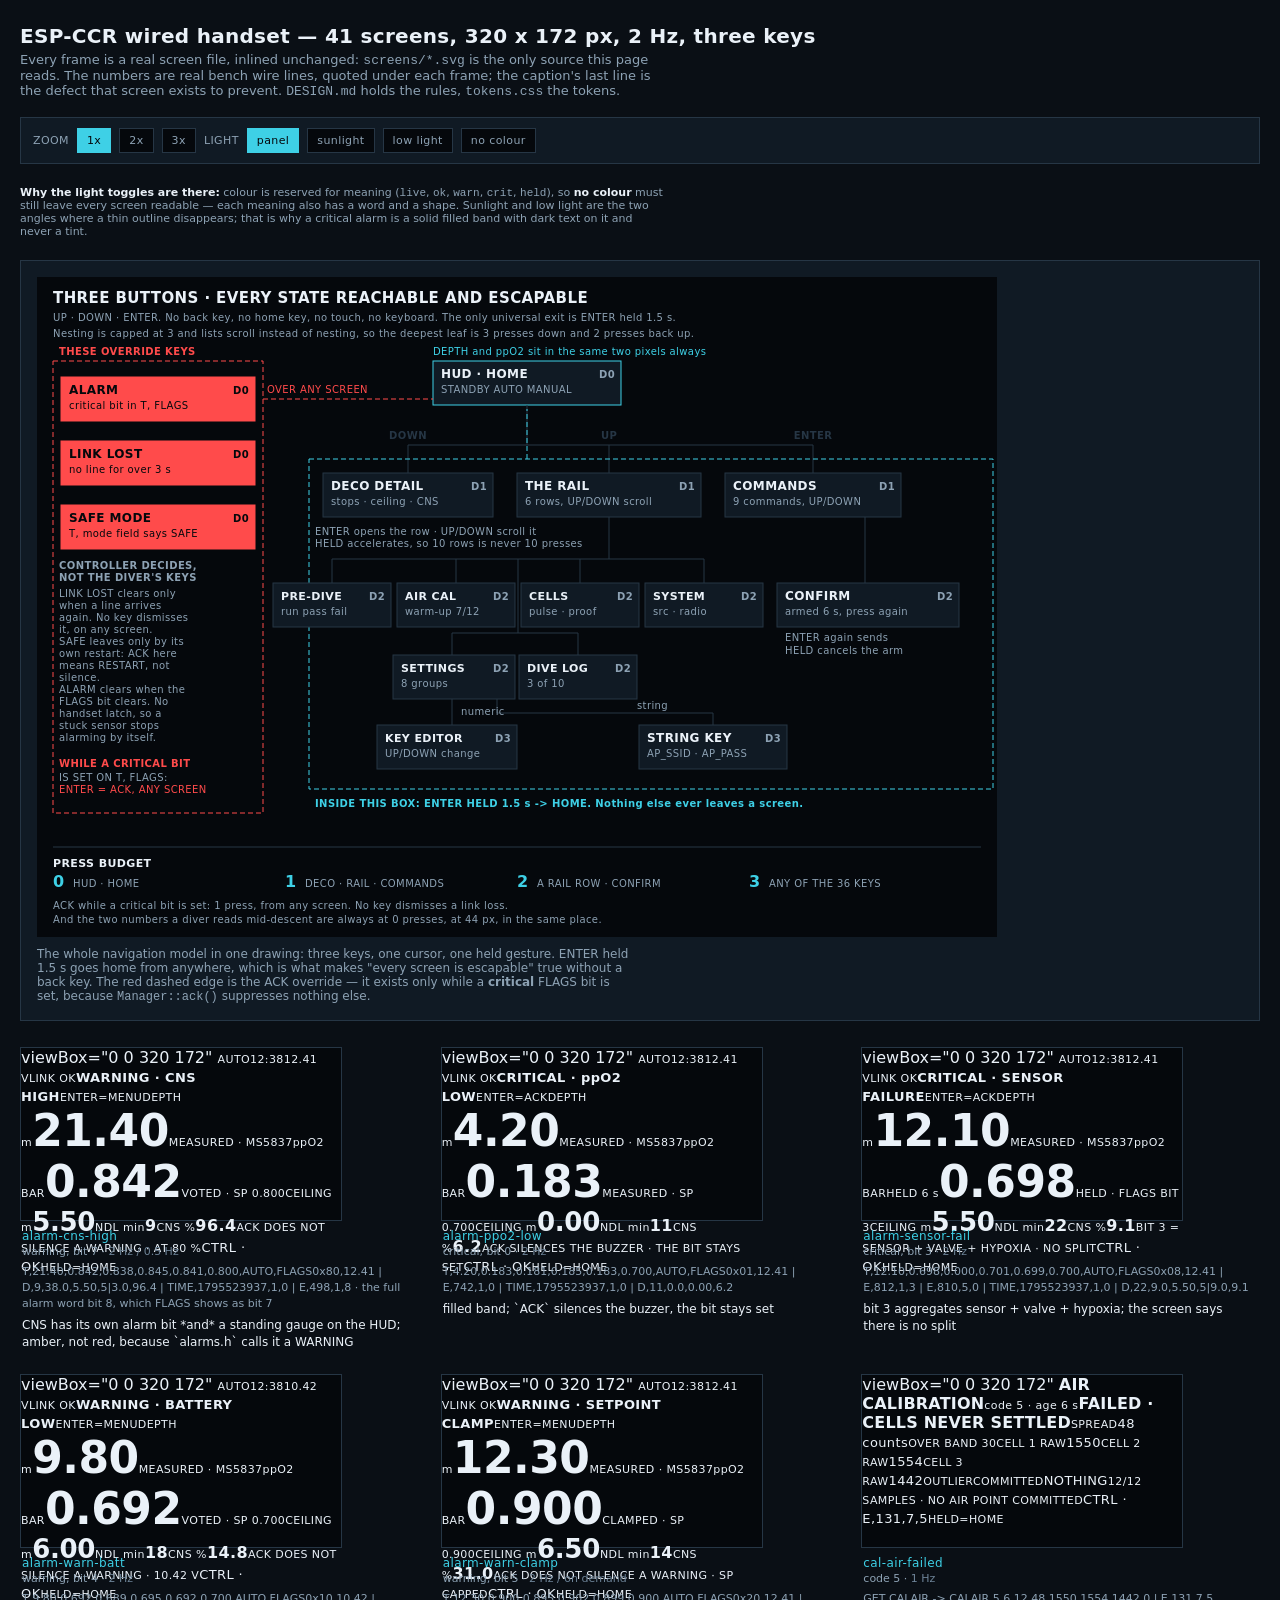
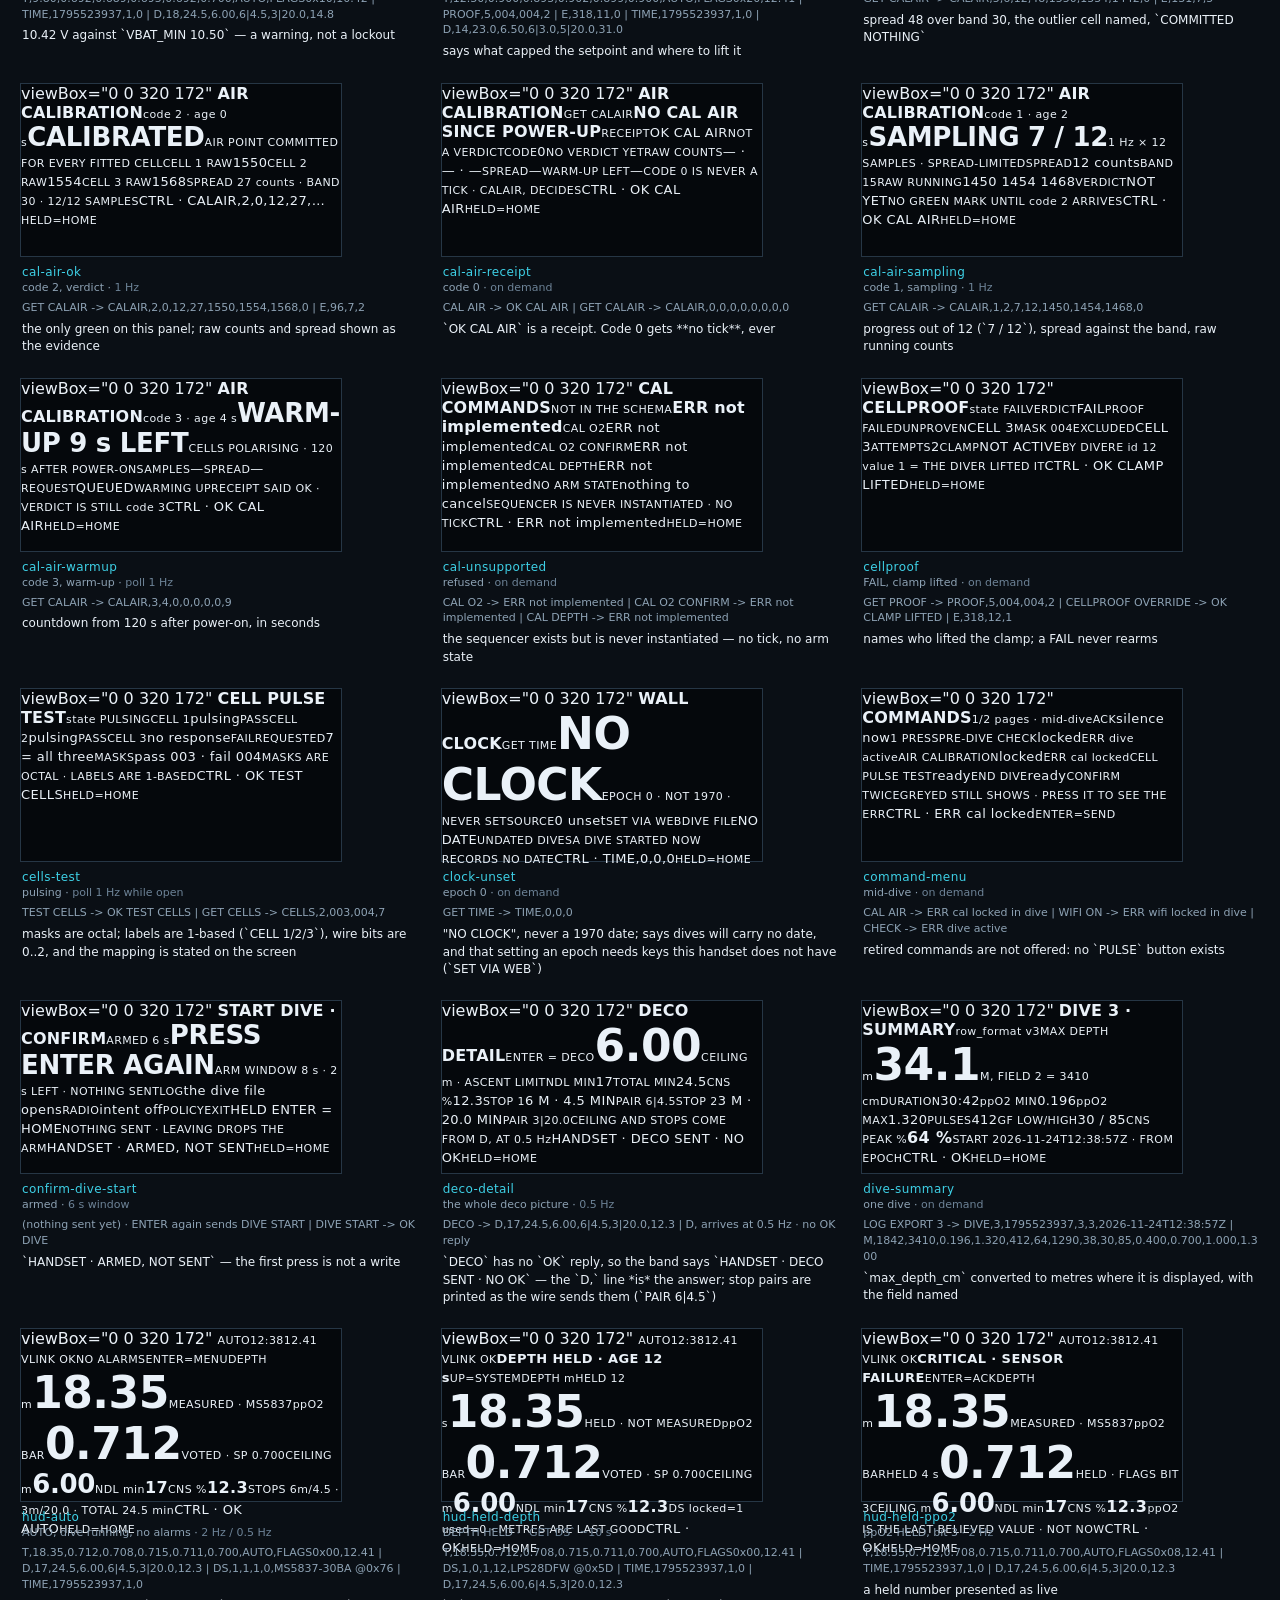
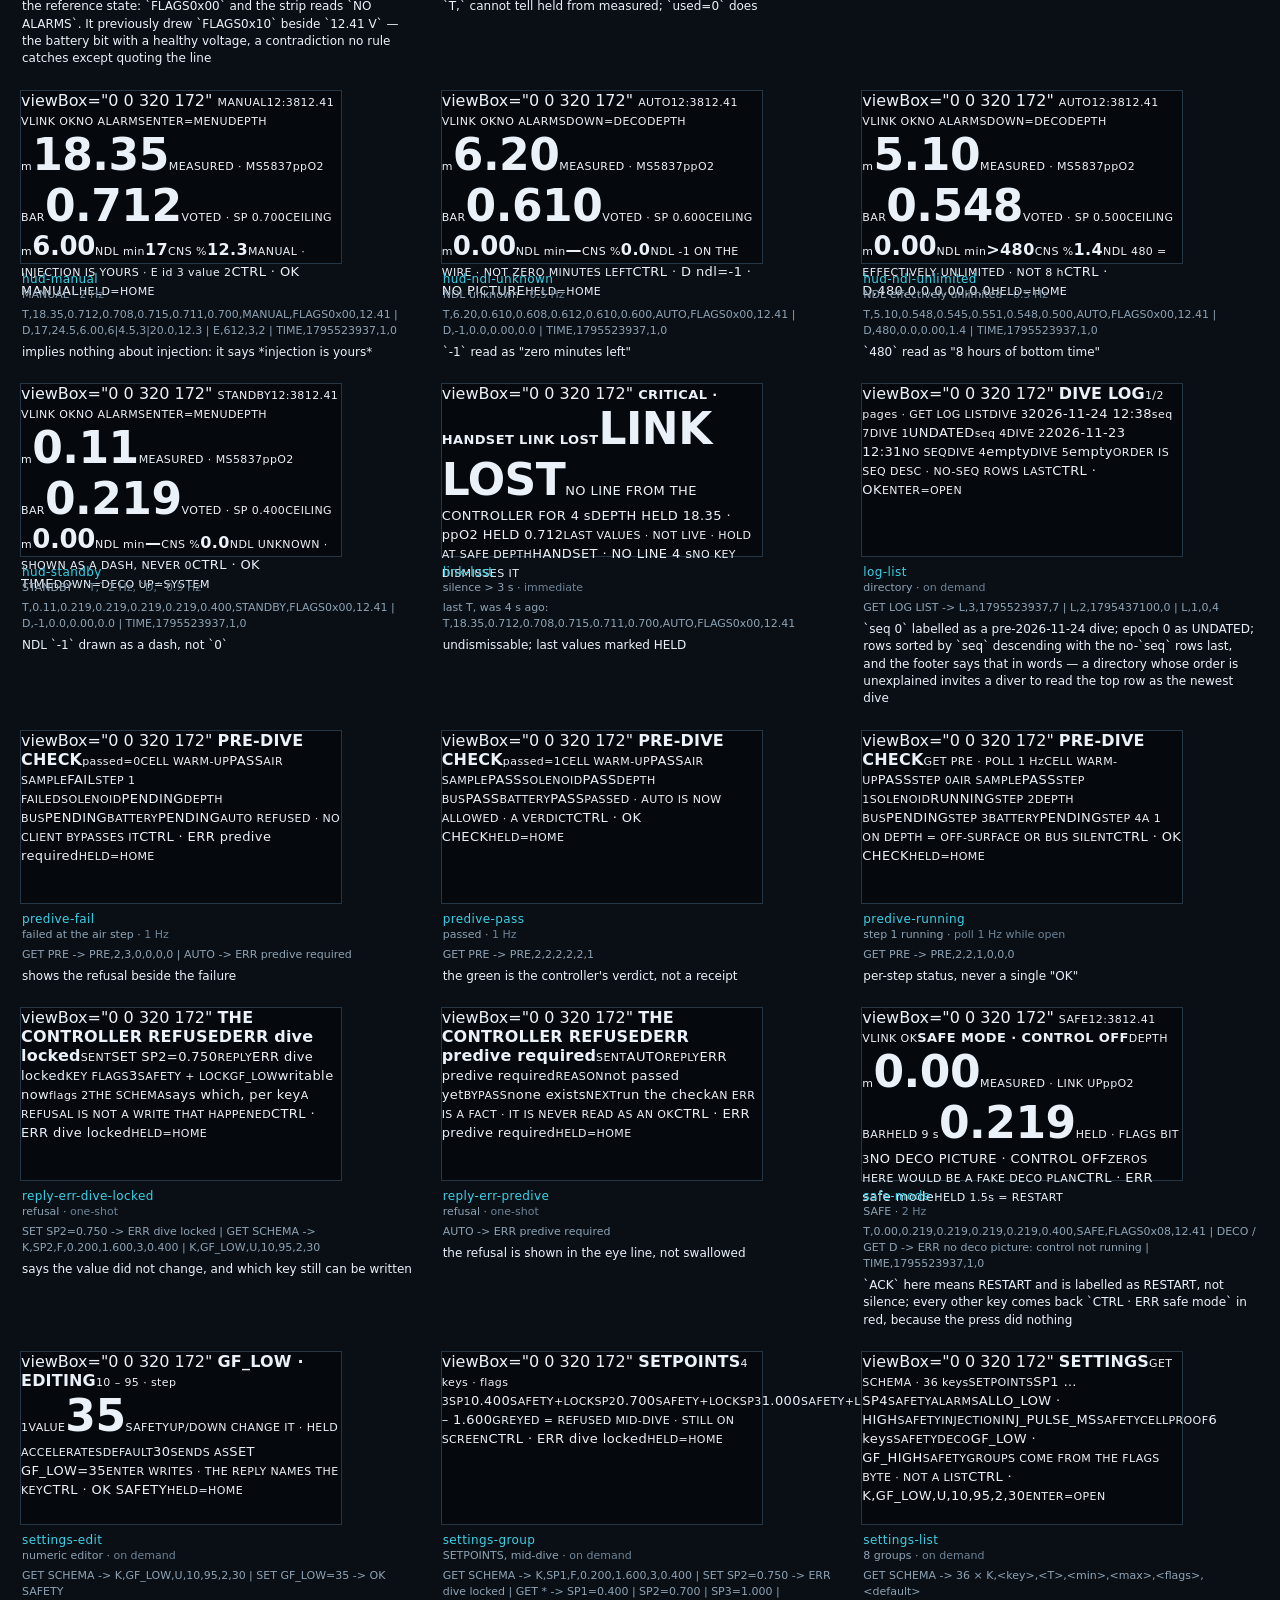
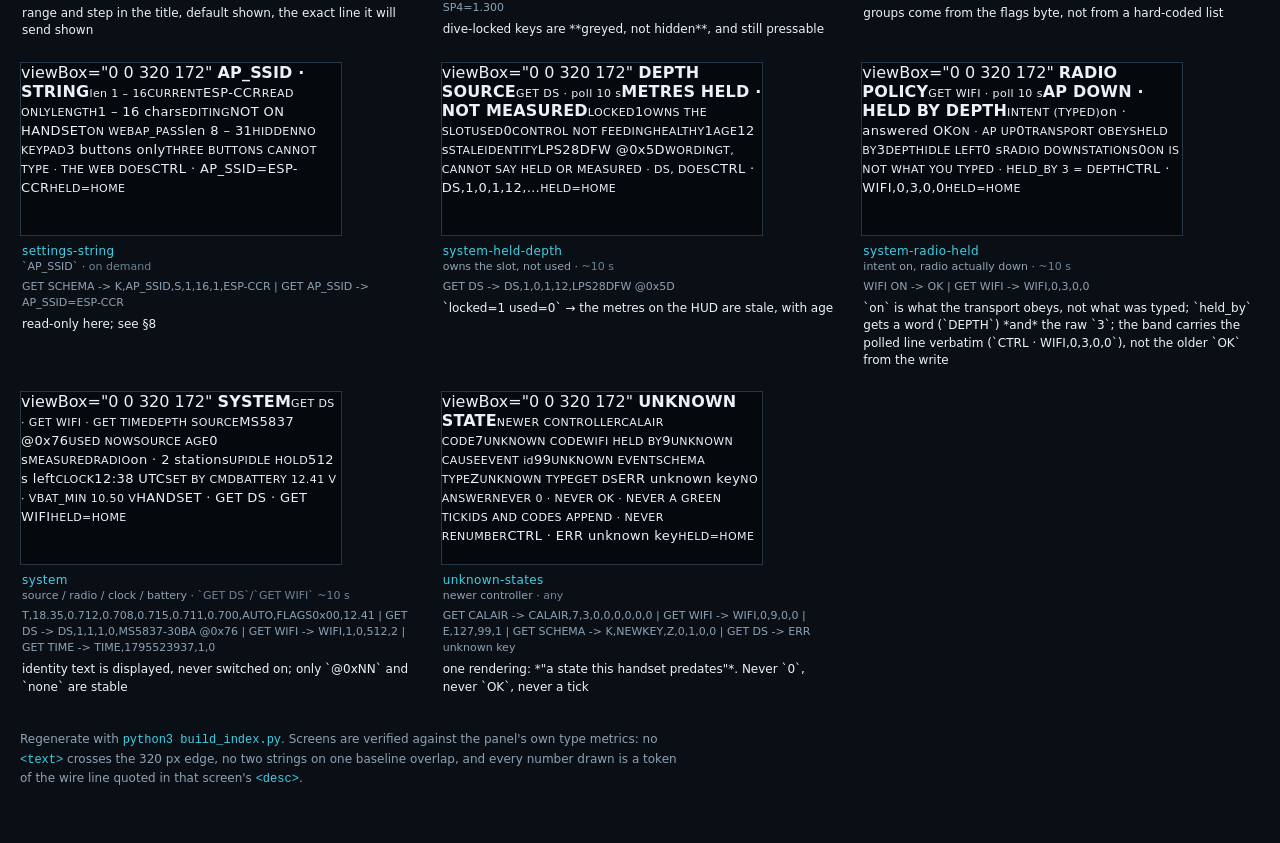
<file: design/handset-screen/index.html>
<!doctype html>
<html lang="en">
<head>
<meta charset="utf-8">
<meta name="viewport" content="width=device-width, initial-scale=1">
<title>ESP-CCR wired handset — 41 screens at 320 x 172</title>
<link rel="stylesheet" href="tokens.css">
<style>
  /* Chrome for the sheet only. Nothing here is part of a screen. */
  body { margin: 0; padding: 24px 20px 60px; background: #0a0f15; color: var(--ink);
         font-family: var(--font-ui); }
  h1 { font-size: 20px; margin: 0 0 4px; letter-spacing: .3px; }
  .sub { color: var(--dim); font-size: 13px; margin: 0 0 18px; max-width: 78ch; }
  .controls { display: flex; flex-wrap: wrap; gap: 8px; align-items: center;
               margin: 0 0 22px; padding: 10px 12px; background: var(--panel);
               border: 1px solid var(--line); }
  .controls span { font-size: 11px; color: var(--dim); letter-spacing: .4px; }
  .controls button { font-family: var(--font-ui); font-size: 11px; letter-spacing: .4px;
                      padding: 5px 9px; background: var(--bg); color: var(--dim);
                      border: 1px solid var(--line); border-radius: 0; cursor: pointer; }
  .controls button[aria-pressed="true"] { background: var(--live); color: var(--onfill);
                                          border-color: var(--live); }
  .legend { font-size: 11px; color: var(--dim); margin: 0 0 22px; max-width: 92ch; }
  .legend b { color: var(--ink); }
  .grid { display: grid; grid-template-columns: repeat(auto-fill, minmax(340px, 1fr));
           gap: 22px; }
  .card { margin: 0; }
  .frame { width: 320px; height: 172px; border: 1px solid var(--line); background: var(--bg); }
  .frame svg { display: block; width: 320px; height: 172px; }
  .zoom-2 .frame, .zoom-2 .frame svg { width: 640px; height: 344px; }
  .zoom-3 .frame, .zoom-3 .frame svg { width: 960px; height: 516px; }
  figcaption { padding: 8px 2px 0; }
  .cid { margin: 0; font-size: 12px; color: var(--live); letter-spacing: .4px; }
  .state { margin: 2px 0 6px; font-size: 11px; color: var(--dim); }
  .cad { color: var(--held); }
  .wire { margin: 0 0 5px; font-size: 11px; color: var(--dim); line-height: 1.45;
           font-variant-numeric: tabular-nums; overflow-wrap: anywhere; }
  .note { margin: 0; font-size: 12px; color: var(--ink); line-height: 1.45; max-width: 62ch; }
  /* The three lighting states a diver actually reads this panel in. A screen
     that only works in one of them is a screen that fails rule 2 of tokens.css:
     every meaning must also be a word and a shape. */
  .mode-sun .frame svg { filter: brightness(1.45) contrast(.82) saturate(.75); }
  .mode-low .frame svg { filter: brightness(.5) contrast(1.06); }
  .mode-grey .frame svg { filter: grayscale(1) contrast(1.12); }
  .navbox { margin: 0 0 26px; padding: 16px; background: var(--panel);
             border: 1px solid var(--line); }
  .navbox svg, .navbox img { display: block; max-width: 100%; height: auto; }
  .navbox p { margin: 10px 0 0; font-size: 12px; color: var(--dim); max-width: 78ch; }
  footer { margin-top: 34px; font-size: 12px; color: var(--dim); max-width: 88ch;
            line-height: 1.55; }
  footer code { color: var(--live); }
</style>
</head>
<body>
<h1>ESP-CCR wired handset — 41 screens, 320 x 172 px, 2 Hz, three keys</h1>
<p class="sub">Every frame is a real screen file, inlined unchanged: <code>screens/*.svg</code>
  is the only source this page reads. The numbers are real bench wire lines, quoted under
  each frame; the caption's last line is the defect that screen exists to prevent.
  <code>DESIGN.md</code> holds the rules, <code>tokens.css</code> the tokens.</p>

<div class="controls">
  <span>ZOOM</span>
  <button type="button" data-zoom="1" aria-pressed="true">1x</button>
  <button type="button" data-zoom="2" aria-pressed="false">2x</button>
  <button type="button" data-zoom="3" aria-pressed="false">3x</button>
  <span>LIGHT</span>
  <button type="button" data-mode="" aria-pressed="true">panel</button>
  <button type="button" data-mode="mode-sun" aria-pressed="false">sunlight</button>
  <button type="button" data-mode="mode-low" aria-pressed="false">low light</button>
  <button type="button" data-mode="mode-grey" aria-pressed="false">no colour</button>
</div>

<p class="legend"><b>Why the light toggles are there:</b> colour is reserved for meaning
  (<code>live</code>, <code>ok</code>, <code>warn</code>, <code>crit</code>,
  <code>held</code>), so <b>no colour</b> must still leave every screen readable —
  each meaning also has a word and a shape. Sunlight and low light are the two angles
  where a thin outline disappears; that is why a critical alarm is a solid filled band
  with dark text on it and never a tint.</p>

<div class="navbox"><svg xmlns="http://www.w3.org/2000/svg" viewBox="0 0 960 660" width="960" height="660" role="img" aria-labelledby="nt nd"><title id="nt">Three-button navigation state machine, ESP-CCR handset</title><desc id="nd">HUD is home. One press reaches three destinations: DOWN is deco detail, UP is the rail, ENTER is commands. The rail opens six rows, and settings nests once more to a depth-3 key editor and a depth-3 string key. ENTER held 1.5 seconds returns home from any screen inside the cyan box. Alarm, link loss and SAFE mode are controller-decided overlays that override navigation: while a critical FLAGS bit is set ENTER sends ACK on every screen, and no key dismisses a link loss.</desc><style>text{font-family:'DejaVu Sans','Noto Sans','Helvetica Neue',Arial,sans-serif;letter-spacing:.2px}</style><rect x="0" y="0" width="960" height="660" fill="#05080C"/><text x="16" y="26" font-size="15" fill="#EAF1F8" font-weight="700" text-anchor="start">THREE BUTTONS · EVERY STATE REACHABLE AND ESCAPABLE</text><text x="16" y="44" font-size="10" fill="#8DA2B4" text-anchor="start">UP · DOWN · ENTER. No back key, no home key, no touch, no keyboard. The only universal exit is ENTER held 1.5 s.</text><text x="16" y="60" font-size="10" fill="#8DA2B4" text-anchor="start">Nesting is capped at 3 and lists scroll instead of nesting, so the deepest leaf is 3 presses down and 2 presses back up.</text><rect x="16" y="84" width="210" height="452" fill="none" stroke="#FF4B4B" stroke-width="1" stroke-dasharray="5 3"/><text x="22" y="78" font-size="10" fill="#FF4B4B" font-weight="700" text-anchor="start">THESE OVERRIDE KEYS</text><rect x="24" y="100" width="194" height="44" fill="#FF4B4B" stroke="#FF4B4B" stroke-width="1"/><text x="32" y="117" font-size="12" fill="#05080C" font-weight="700" text-anchor="start">ALARM</text><text x="212" y="117" font-size="10" fill="#05080C" font-weight="700" text-anchor="end">D0</text><text x="32" y="132" font-size="10" fill="#05080C" text-anchor="start">critical bit in T, FLAGS</text><rect x="24" y="164" width="194" height="44" fill="#FF4B4B" stroke="#FF4B4B" stroke-width="1"/><text x="32" y="181" font-size="12" fill="#05080C" font-weight="700" text-anchor="start">LINK LOST</text><text x="212" y="181" font-size="10" fill="#05080C" font-weight="700" text-anchor="end">D0</text><text x="32" y="196" font-size="10" fill="#05080C" text-anchor="start">no line for over 3 s</text><rect x="24" y="228" width="194" height="44" fill="#FF4B4B" stroke="#FF4B4B" stroke-width="1"/><text x="32" y="245" font-size="12" fill="#05080C" font-weight="700" text-anchor="start">SAFE MODE</text><text x="212" y="245" font-size="10" fill="#05080C" font-weight="700" text-anchor="end">D0</text><text x="32" y="260" font-size="10" fill="#05080C" text-anchor="start">T, mode field says SAFE</text><text x="22" y="292" font-size="10" fill="#8DA2B4" font-weight="700" text-anchor="start">CONTROLLER DECIDES,</text><text x="22" y="304" font-size="10" fill="#8DA2B4" font-weight="700" text-anchor="start">NOT THE DIVER'S KEYS</text><text x="22" y="320" font-size="10" fill="#8DA2B4" text-anchor="start">LINK LOST clears only</text><text x="22" y="332" font-size="10" fill="#8DA2B4" text-anchor="start">when a line arrives</text><text x="22" y="344" font-size="10" fill="#8DA2B4" text-anchor="start">again. No key dismisses</text><text x="22" y="356" font-size="10" fill="#8DA2B4" text-anchor="start">it, on any screen.</text><text x="22" y="368" font-size="10" fill="#8DA2B4" text-anchor="start">SAFE leaves only by its</text><text x="22" y="380" font-size="10" fill="#8DA2B4" text-anchor="start">own restart: ACK here</text><text x="22" y="392" font-size="10" fill="#8DA2B4" text-anchor="start">means RESTART, not</text><text x="22" y="404" font-size="10" fill="#8DA2B4" text-anchor="start">silence.</text><text x="22" y="416" font-size="10" fill="#8DA2B4" text-anchor="start">ALARM clears when the</text><text x="22" y="428" font-size="10" fill="#8DA2B4" text-anchor="start">FLAGS bit clears. No</text><text x="22" y="440" font-size="10" fill="#8DA2B4" text-anchor="start">handset latch, so a</text><text x="22" y="452" font-size="10" fill="#8DA2B4" text-anchor="start">stuck sensor stops</text><text x="22" y="464" font-size="10" fill="#8DA2B4" text-anchor="start">alarming by itself.</text><text x="22" y="490" font-size="10" fill="#FF4B4B" font-weight="700" text-anchor="start">WHILE A CRITICAL BIT</text><text x="22" y="504" font-size="10" fill="#8DA2B4" text-anchor="start">IS SET ON T, FLAGS:</text><text x="22" y="516" font-size="10" fill="#FF4B4B" text-anchor="start">ENTER = ACK, ANY SCREEN</text><g transform="translate(40,0)"><rect x="356" y="84" width="188" height="44" fill="#101A24" stroke="#3ED0E6" stroke-width="1"/><text x="364" y="101" font-size="12" fill="#EAF1F8" font-weight="700" text-anchor="start">HUD · HOME</text><text x="538" y="101" font-size="10" fill="#8DA2B4" font-weight="700" text-anchor="end">D0</text><text x="364" y="116" font-size="10" fill="#8DA2B4" text-anchor="start">STANDBY AUTO MANUAL</text><text x="356" y="78" font-size="10" fill="#3ED0E6" text-anchor="start">DEPTH and ppO2 sit in the same two pixels always</text><path d="M 450 128 L 450 168" fill="none" stroke="#263645" stroke-width="1"/><path d="M 331 168 L 736 168" fill="none" stroke="#263645" stroke-width="1"/><rect x="246" y="196" width="170" height="44" fill="#101A24" stroke="#263645" stroke-width="1"/><text x="254" y="213" font-size="12" fill="#EAF1F8" font-weight="700" text-anchor="start">DECO DETAIL</text><text x="410" y="213" font-size="10" fill="#8DA2B4" font-weight="700" text-anchor="end">D1</text><text x="254" y="228" font-size="10" fill="#8DA2B4" text-anchor="start">stops · ceiling · CNS</text><rect x="440" y="196" width="184" height="44" fill="#101A24" stroke="#263645" stroke-width="1"/><text x="448" y="213" font-size="12" fill="#EAF1F8" font-weight="700" text-anchor="start">THE RAIL</text><text x="618" y="213" font-size="10" fill="#8DA2B4" font-weight="700" text-anchor="end">D1</text><text x="448" y="228" font-size="10" fill="#8DA2B4" text-anchor="start">6 rows, UP/DOWN scroll</text><rect x="648" y="196" width="176" height="44" fill="#101A24" stroke="#263645" stroke-width="1"/><text x="656" y="213" font-size="12" fill="#EAF1F8" font-weight="700" text-anchor="start">COMMANDS</text><text x="818" y="213" font-size="10" fill="#8DA2B4" font-weight="700" text-anchor="end">D1</text><text x="656" y="228" font-size="10" fill="#8DA2B4" text-anchor="start">9 commands, UP/DOWN</text><path d="M 331 168 L 331 196" fill="none" stroke="#263645" stroke-width="1"/><text x="331" y="162" font-size="10" fill="#263645" font-weight="700" text-anchor="middle">DOWN</text><path d="M 532 168 L 532 196" fill="none" stroke="#263645" stroke-width="1"/><text x="532" y="162" font-size="10" fill="#263645" font-weight="700" text-anchor="middle">UP</text><path d="M 736 168 L 736 196" fill="none" stroke="#263645" stroke-width="1"/><text x="736" y="162" font-size="10" fill="#263645" font-weight="700" text-anchor="middle">ENTER</text><rect x="232" y="182" width="684" height="330" fill="none" stroke="#3ED0E6" stroke-width="1" stroke-dasharray="5 3"/><path d="M 450 182 L 450 132" fill="none" stroke="#3ED0E6" stroke-width="1" stroke-dasharray="5 3"/><text x="238" y="530" font-size="10" fill="#3ED0E6" font-weight="700" text-anchor="start">INSIDE THIS BOX: ENTER HELD 1.5 s -&gt; HOME. Nothing else ever leaves a screen.</text><path d="M 532 240 L 532 282" fill="none" stroke="#263645" stroke-width="1"/><path d="M 255 282 L 627 282" fill="none" stroke="#263645" stroke-width="1"/><text x="238" y="258" font-size="10" fill="#8DA2B4" text-anchor="start">ENTER opens the row · UP/DOWN scroll it</text><text x="238" y="270" font-size="10" fill="#8DA2B4" text-anchor="start">HELD accelerates, so 10 rows is never 10 presses</text><rect x="196" y="306" width="118" height="44" fill="#101A24" stroke="#263645" stroke-width="1"/><text x="204" y="323" font-size="11" fill="#EAF1F8" font-weight="700" text-anchor="start">PRE-DIVE</text><text x="308" y="323" font-size="10" fill="#8DA2B4" font-weight="700" text-anchor="end">D2</text><text x="204" y="338" font-size="10" fill="#8DA2B4" text-anchor="start">run pass fail</text><rect x="320" y="306" width="118" height="44" fill="#101A24" stroke="#263645" stroke-width="1"/><text x="328" y="323" font-size="11" fill="#EAF1F8" font-weight="700" text-anchor="start">AIR CAL</text><text x="432" y="323" font-size="10" fill="#8DA2B4" font-weight="700" text-anchor="end">D2</text><text x="328" y="338" font-size="10" fill="#8DA2B4" text-anchor="start">warm-up 7/12</text><rect x="444" y="306" width="118" height="44" fill="#101A24" stroke="#263645" stroke-width="1"/><text x="452" y="323" font-size="11" fill="#EAF1F8" font-weight="700" text-anchor="start">CELLS</text><text x="556" y="323" font-size="10" fill="#8DA2B4" font-weight="700" text-anchor="end">D2</text><text x="452" y="338" font-size="10" fill="#8DA2B4" text-anchor="start">pulse · proof</text><rect x="568" y="306" width="118" height="44" fill="#101A24" stroke="#263645" stroke-width="1"/><text x="576" y="323" font-size="11" fill="#EAF1F8" font-weight="700" text-anchor="start">SYSTEM</text><text x="680" y="323" font-size="10" fill="#8DA2B4" font-weight="700" text-anchor="end">D2</text><text x="576" y="338" font-size="10" fill="#8DA2B4" text-anchor="start">src · radio</text><path d="M 255 282 L 255 306" fill="none" stroke="#263645" stroke-width="1"/><path d="M 379 282 L 379 306" fill="none" stroke="#263645" stroke-width="1"/><path d="M 503 282 L 503 306" fill="none" stroke="#263645" stroke-width="1"/><path d="M 627 282 L 627 306" fill="none" stroke="#263645" stroke-width="1"/><path d="M 441 282 L 441 356" fill="none" stroke="#263645" stroke-width="1"/><path d="M 375 356 L 501 356" fill="none" stroke="#263645" stroke-width="1"/><rect x="316" y="378" width="122" height="44" fill="#101A24" stroke="#263645" stroke-width="1"/><text x="324" y="395" font-size="11" fill="#EAF1F8" font-weight="700" text-anchor="start">SETTINGS</text><text x="432" y="395" font-size="10" fill="#8DA2B4" font-weight="700" text-anchor="end">D2</text><text x="324" y="410" font-size="10" fill="#8DA2B4" text-anchor="start">8 groups</text><rect x="442" y="378" width="118" height="44" fill="#101A24" stroke="#263645" stroke-width="1"/><text x="450" y="395" font-size="11" fill="#EAF1F8" font-weight="700" text-anchor="start">DIVE LOG</text><text x="554" y="395" font-size="10" fill="#8DA2B4" font-weight="700" text-anchor="end">D2</text><text x="450" y="410" font-size="10" fill="#8DA2B4" text-anchor="start">3 of 10</text><path d="M 375 356 L 375 378" fill="none" stroke="#263645" stroke-width="1"/><path d="M 501 356 L 501 378" fill="none" stroke="#263645" stroke-width="1"/><rect x="300" y="448" width="140" height="44" fill="#101A24" stroke="#263645" stroke-width="1"/><text x="308" y="465" font-size="11" fill="#EAF1F8" font-weight="700" text-anchor="start">KEY EDITOR</text><text x="434" y="465" font-size="10" fill="#8DA2B4" font-weight="700" text-anchor="end">D3</text><text x="308" y="480" font-size="10" fill="#8DA2B4" text-anchor="start">UP/DOWN change</text><rect x="562" y="448" width="148" height="44" fill="#101A24" stroke="#263645" stroke-width="1"/><text x="570" y="465" font-size="12" fill="#EAF1F8" font-weight="700" text-anchor="start">STRING KEY</text><text x="704" y="465" font-size="10" fill="#8DA2B4" font-weight="700" text-anchor="end">D3</text><text x="570" y="480" font-size="10" fill="#8DA2B4" text-anchor="start">AP_SSID · AP_PASS</text><path d="M 375 422 L 375 448" fill="none" stroke="#263645" stroke-width="1"/><path d="M 420 422 L 420 436 L 636 436 L 636 448" fill="none" stroke="#263645" stroke-width="1"/><text x="384" y="438" font-size="10" fill="#8DA2B4" text-anchor="start">numeric</text><text x="560" y="432" font-size="10" fill="#8DA2B4" text-anchor="start">string</text><rect x="700" y="306" width="182" height="44" fill="#101A24" stroke="#263645" stroke-width="1"/><text x="708" y="323" font-size="12" fill="#EAF1F8" font-weight="700" text-anchor="start">CONFIRM</text><text x="876" y="323" font-size="10" fill="#8DA2B4" font-weight="700" text-anchor="end">D2</text><text x="708" y="338" font-size="10" fill="#8DA2B4" text-anchor="start">armed 6 s, press again</text><path d="M 788 240 L 788 306" fill="none" stroke="#263645" stroke-width="1"/><text x="708" y="364" font-size="10" fill="#8DA2B4" text-anchor="start">ENTER again sends</text><text x="708" y="377" font-size="10" fill="#8DA2B4" text-anchor="start">HELD cancels the arm</text></g><path d="M 226 122 L 396 122" fill="none" stroke="#FF4B4B" stroke-width="1" stroke-dasharray="5 3"/><text x="230" y="116" font-size="10" fill="#FF4B4B" text-anchor="start">OVER ANY SCREEN</text><path d="M 16 570 L 944 570" fill="none" stroke="#263645" stroke-width="1"/><text x="16" y="590" font-size="11" fill="#EAF1F8" font-weight="700" text-anchor="start">PRESS BUDGET</text><text x="16" y="610" font-size="16" fill="#3ED0E6" font-weight="700" text-anchor="start">0</text><text x="36" y="610" font-size="10" fill="#8DA2B4" text-anchor="start">HUD · HOME</text><text x="248" y="610" font-size="16" fill="#3ED0E6" font-weight="700" text-anchor="start">1</text><text x="268" y="610" font-size="10" fill="#8DA2B4" text-anchor="start">DECO · RAIL · COMMANDS</text><text x="480" y="610" font-size="16" fill="#3ED0E6" font-weight="700" text-anchor="start">2</text><text x="500" y="610" font-size="10" fill="#8DA2B4" text-anchor="start">A RAIL ROW · CONFIRM</text><text x="712" y="610" font-size="16" fill="#3ED0E6" font-weight="700" text-anchor="start">3</text><text x="732" y="610" font-size="10" fill="#8DA2B4" text-anchor="start">ANY OF THE 36 KEYS</text><text x="16" y="632" font-size="10" fill="#8DA2B4" text-anchor="start">ACK while a critical bit is set: 1 press, from any screen. No key dismisses a link loss.</text><text x="16" y="646" font-size="10" fill="#8DA2B4" text-anchor="start">And the two numbers a diver reads mid-descent are always at 0 presses, at 44 px, in the same place.</text></svg>
  <p>The whole navigation model in one drawing: three keys, one cursor, one held gesture.
     ENTER held 1.5 s goes home from anywhere, which is what makes "every screen is
     escapable" true without a back key. The red dashed edge is the ACK override — it
     exists only while a <b>critical</b> FLAGS bit is set, because
     <code>Manager::ack()</code> suppresses nothing else.</p>
</div>

<div class="grid">
    <figure class="card">
      <div class="frame">viewBox="0 0 320 172"
<style>text{font-family:'DejaVu Sans','Noto Sans','Helvetica Neue',Arial,sans-serif;letter-spacing:.4px;font-variant-numeric:tabular-nums;font-feature-settings:'tnum' 1,'lnum' 1}.f44{font-size:44px;font-weight:600;letter-spacing:-.5px}.f26{font-size:26px;font-weight:600;letter-spacing:-.3px}.f16{font-size:16px;font-weight:600}.f13{font-size:13px;font-weight:500}.f11{font-size:11px;font-weight:500}.f11n{font-size:11px;font-weight:500}.f13s{font-size:13px;font-weight:700}.f16s{font-size:16px;font-weight:700;letter-spacing:.2px}.bg{fill:#05080C}.panel{fill:#101A24}.track{fill:#16232F}.line{fill:#263645}.ink{fill:#EAF1F8}.dim{fill:#8DA2B4}.live{fill:#3ED0E6}.ok{fill:#35D6A0}.warn{fill:#FFB020}.crit{fill:#FF4B4B}.held{fill:#6D8397}.onfill{fill:#05080C}</style><rect x="0" y="0" width="320" height="172" fill="#05080C"/><rect x="8.5" y="4.5" width="41.5536" height="13" fill="#101A24" stroke="#FFB020" stroke-width="1"/><text x="13" y="15" class="f11 live" text-anchor="start">AUTO</text><text x="312" y="15" class="f11n dim" text-anchor="end">12:38</text><text x="268.3" y="15" class="f11n dim" text-anchor="end">12.41 V</text><rect x="157.305" y="4.5" width="55.9826" height="13" fill="#101A24" stroke="#3ED0E6" stroke-width="1"/><text x="161.805" y="15" class="f11 live" text-anchor="start">LINK OK</text><rect x="0.5" y="18.5" width="319" height="21" fill="#101A24" stroke="#FFB020" stroke-width="1"/><text x="8" y="34" class="f13s warn" text-anchor="start">WARNING · CNS HIGH</text><text x="312" y="34" class="f11 dim" text-anchor="end">ENTER=MENU</text><text x="8" y="58" class="f11 dim" text-anchor="start">DEPTH m</text><text x="8" y="96" class="f44 ink" text-anchor="start">21.40</text><text x="8" y="108" class="f11 dim" text-anchor="start">MEASURED · MS5837</text><text x="164" y="58" class="f11 dim" text-anchor="start">ppO2 BAR</text><text x="164" y="96" class="f44 warn" text-anchor="start">0.842</text><text x="164" y="108" class="f11 dim" text-anchor="start">VOTED · SP 0.800</text><text x="8" y="120" class="f11 dim" text-anchor="start">CEILING m</text><text x="8" y="143" class="f26 warn" text-anchor="start">5.50</text><text x="108" y="120" class="f11 dim" text-anchor="start">NDL min</text><text x="108" y="143" class="f16 warn" text-anchor="start">9</text><text x="176" y="120" class="f11 dim" text-anchor="start">CNS %</text><text x="176" y="143" class="f16 warn" text-anchor="start">96.4</text><rect x="222" y="135" width="90" height="6" fill="#16232F"/><rect x="222" y="135" width="86.76" height="6" fill="#FFB020"/><text x="8" y="152" class="f11 dim" text-anchor="start">ACK DOES NOT SILENCE A WARNING · AT 80 %</text><rect x="0" y="156" width="320" height="16" fill="#101A24"/><line x1="0" y1="156" x2="320" y2="156" stroke="#263645" stroke-width="1"/><text x="8" y="168" class="f13 ink" text-anchor="start">CTRL · OK</text><text x="312" y="168" class="f11 dim" text-anchor="end">HELD=HOME</text>
      </svg>
      </div>
      <figcaption>
        <p class="cid">alarm-cns-high</p>
        <p class="state">warning, bit 7 · <span class="cad">2 Hz / 0.5 Hz</span></p>
        <p class="wire">T,21.40,0.842,0.838,0.845,0.841,0.800,AUTO,FLAGS0x80,12.41 | D,9,38.0,5.50,5|3.0,96.4 | TIME,1795523937,1,0 | E,498,1,8 · the full alarm word bit 8, which FLAGS shows as bit 7</p>
        <p class="note">CNS has its own alarm bit *and* a standing gauge on the HUD; amber, not red, because `alarms.h` calls it a WARNING</p>
      </figcaption>
    </figure>
    <figure class="card">
      <div class="frame">viewBox="0 0 320 172"
<style>text{font-family:'DejaVu Sans','Noto Sans','Helvetica Neue',Arial,sans-serif;letter-spacing:.4px;font-variant-numeric:tabular-nums;font-feature-settings:'tnum' 1,'lnum' 1}.f44{font-size:44px;font-weight:600;letter-spacing:-.5px}.f26{font-size:26px;font-weight:600;letter-spacing:-.3px}.f16{font-size:16px;font-weight:600}.f13{font-size:13px;font-weight:500}.f11{font-size:11px;font-weight:500}.f11n{font-size:11px;font-weight:500}.f13s{font-size:13px;font-weight:700}.f16s{font-size:16px;font-weight:700;letter-spacing:.2px}.bg{fill:#05080C}.panel{fill:#101A24}.track{fill:#16232F}.line{fill:#263645}.ink{fill:#EAF1F8}.dim{fill:#8DA2B4}.live{fill:#3ED0E6}.ok{fill:#35D6A0}.warn{fill:#FFB020}.crit{fill:#FF4B4B}.held{fill:#6D8397}.onfill{fill:#05080C}</style><rect x="0" y="0" width="320" height="172" fill="#05080C"/><rect x="0.5" y="0.5" width="319" height="171" fill="none" stroke="#FF4B4B" stroke-width="1"/><rect x="8.5" y="4.5" width="41.5536" height="13" fill="#101A24" stroke="#3ED0E6" stroke-width="1"/><text x="13" y="15" class="f11 live" text-anchor="start">AUTO</text><text x="312" y="15" class="f11n dim" text-anchor="end">12:38</text><text x="268.3" y="15" class="f11n dim" text-anchor="end">12.41 V</text><rect x="157.305" y="4.5" width="55.9826" height="13" fill="#101A24" stroke="#3ED0E6" stroke-width="1"/><text x="161.805" y="15" class="f11 live" text-anchor="start">LINK OK</text><rect x="0" y="18" width="320" height="22" fill="#FF4B4B"/><text x="8" y="34" class="f13s onfill" text-anchor="start">CRITICAL · ppO2 LOW</text><text x="312" y="34" class="f11 onfill" text-anchor="end">ENTER=ACK</text><text x="8" y="58" class="f11 dim" text-anchor="start">DEPTH m</text><text x="8" y="96" class="f44 ink" text-anchor="start">4.20</text><text x="8" y="108" class="f11 dim" text-anchor="start">MEASURED · MS5837</text><text x="164" y="58" class="f11 dim" text-anchor="start">ppO2 BAR</text><text x="164" y="96" class="f44 crit" text-anchor="start">0.183</text><text x="164" y="108" class="f11 crit" text-anchor="start">MEASURED · SP 0.700</text><text x="8" y="120" class="f11 dim" text-anchor="start">CEILING m</text><text x="8" y="143" class="f26 dim" text-anchor="start">0.00</text><text x="108" y="120" class="f11 dim" text-anchor="start">NDL min</text><text x="108" y="143" class="f16 ink" text-anchor="start">11</text><text x="176" y="120" class="f11 dim" text-anchor="start">CNS %</text><text x="176" y="143" class="f16 warn" text-anchor="start">6.2</text><rect x="222" y="135" width="90" height="6" fill="#16232F"/><rect x="222" y="135" width="5.58" height="6" fill="#FFB020"/><text x="8" y="152" class="f11 dim" text-anchor="start">ACK SILENCES THE BUZZER · THE BIT STAYS SET</text><rect x="0" y="156" width="320" height="16" fill="#101A24"/><line x1="0" y1="156" x2="320" y2="156" stroke="#263645" stroke-width="1"/><text x="8" y="168" class="f13 ink" text-anchor="start">CTRL · OK</text><text x="312" y="168" class="f11 dim" text-anchor="end">HELD=HOME</text>
      </svg>
      </div>
      <figcaption>
        <p class="cid">alarm-ppo2-low</p>
        <p class="state">critical, bit 0 · <span class="cad">2 Hz</span></p>
        <p class="wire">T,4.20,0.183,0.181,0.185,0.183,0.700,AUTO,FLAGS0x01,12.41 | E,742,1,0 | TIME,1795523937,1,0 | D,11,0.0,0.00,6.2</p>
        <p class="note">filled band; `ACK` silences the buzzer, the bit stays set</p>
      </figcaption>
    </figure>
    <figure class="card">
      <div class="frame">viewBox="0 0 320 172"
<style>text{font-family:'DejaVu Sans','Noto Sans','Helvetica Neue',Arial,sans-serif;letter-spacing:.4px;font-variant-numeric:tabular-nums;font-feature-settings:'tnum' 1,'lnum' 1}.f44{font-size:44px;font-weight:600;letter-spacing:-.5px}.f26{font-size:26px;font-weight:600;letter-spacing:-.3px}.f16{font-size:16px;font-weight:600}.f13{font-size:13px;font-weight:500}.f11{font-size:11px;font-weight:500}.f11n{font-size:11px;font-weight:500}.f13s{font-size:13px;font-weight:700}.f16s{font-size:16px;font-weight:700;letter-spacing:.2px}.bg{fill:#05080C}.panel{fill:#101A24}.track{fill:#16232F}.line{fill:#263645}.ink{fill:#EAF1F8}.dim{fill:#8DA2B4}.live{fill:#3ED0E6}.ok{fill:#35D6A0}.warn{fill:#FFB020}.crit{fill:#FF4B4B}.held{fill:#6D8397}.onfill{fill:#05080C}</style><rect x="0" y="0" width="320" height="172" fill="#05080C"/><rect x="0.5" y="0.5" width="319" height="171" fill="none" stroke="#FF4B4B" stroke-width="1"/><rect x="8.5" y="4.5" width="41.5536" height="13" fill="#101A24" stroke="#3ED0E6" stroke-width="1"/><text x="13" y="15" class="f11 live" text-anchor="start">AUTO</text><text x="312" y="15" class="f11n dim" text-anchor="end">12:38</text><text x="268.3" y="15" class="f11n dim" text-anchor="end">12.41 V</text><rect x="157.305" y="4.5" width="55.9826" height="13" fill="#101A24" stroke="#3ED0E6" stroke-width="1"/><text x="161.805" y="15" class="f11 live" text-anchor="start">LINK OK</text><rect x="0" y="18" width="320" height="22" fill="#FF4B4B"/><text x="8" y="34" class="f13s onfill" text-anchor="start">CRITICAL · SENSOR FAILURE</text><text x="312" y="34" class="f11 onfill" text-anchor="end">ENTER=ACK</text><text x="8" y="58" class="f11 dim" text-anchor="start">DEPTH m</text><text x="8" y="96" class="f44 ink" text-anchor="start">12.10</text><text x="8" y="108" class="f11 dim" text-anchor="start">MEASURED · MS5837</text><text x="164" y="58" class="f11 dim" text-anchor="start">ppO2 BAR</text><rect x="249.757" y="47.5" width="61.743" height="13" fill="#101A24" stroke="#6D8397" stroke-width="1"/><text x="254.257" y="58" class="f11 held" text-anchor="start">HELD 6 s</text><text x="164" y="96" class="f44 held" text-anchor="start">0.698</text><text x="164" y="108" class="f11 held" text-anchor="start">HELD · FLAGS BIT 3</text><text x="8" y="120" class="f11 dim" text-anchor="start">CEILING m</text><text x="8" y="143" class="f26 live" text-anchor="start">5.50</text><text x="108" y="120" class="f11 dim" text-anchor="start">NDL min</text><text x="108" y="143" class="f16 ink" text-anchor="start">22</text><text x="176" y="120" class="f11 dim" text-anchor="start">CNS %</text><text x="176" y="143" class="f16 live" text-anchor="start">9.1</text><rect x="222" y="135" width="90" height="6" fill="#16232F"/><rect x="222" y="135" width="8.19" height="6" fill="#3ED0E6"/><text x="8" y="152" class="f11 dim" text-anchor="start">BIT 3 = SENSOR + VALVE + HYPOXIA · NO SPLIT</text><rect x="0" y="156" width="320" height="16" fill="#101A24"/><line x1="0" y1="156" x2="320" y2="156" stroke="#263645" stroke-width="1"/><text x="8" y="168" class="f13 ink" text-anchor="start">CTRL · OK</text><text x="312" y="168" class="f11 dim" text-anchor="end">HELD=HOME</text>
      </svg>
      </div>
      <figcaption>
        <p class="cid">alarm-sensor-fail</p>
        <p class="state">critical, bit 3 · <span class="cad">2 Hz</span></p>
        <p class="wire">T,12.10,0.698,0.000,0.701,0.699,0.700,AUTO,FLAGS0x08,12.41 | E,812,1,3 | E,810,5,0 | TIME,1795523937,1,0 | D,22,9.0,5.50,5|9.0,9.1</p>
        <p class="note">bit 3 aggregates sensor + valve + hypoxia; the screen says there is no split</p>
      </figcaption>
    </figure>
    <figure class="card">
      <div class="frame">viewBox="0 0 320 172"
<style>text{font-family:'DejaVu Sans','Noto Sans','Helvetica Neue',Arial,sans-serif;letter-spacing:.4px;font-variant-numeric:tabular-nums;font-feature-settings:'tnum' 1,'lnum' 1}.f44{font-size:44px;font-weight:600;letter-spacing:-.5px}.f26{font-size:26px;font-weight:600;letter-spacing:-.3px}.f16{font-size:16px;font-weight:600}.f13{font-size:13px;font-weight:500}.f11{font-size:11px;font-weight:500}.f11n{font-size:11px;font-weight:500}.f13s{font-size:13px;font-weight:700}.f16s{font-size:16px;font-weight:700;letter-spacing:.2px}.bg{fill:#05080C}.panel{fill:#101A24}.track{fill:#16232F}.line{fill:#263645}.ink{fill:#EAF1F8}.dim{fill:#8DA2B4}.live{fill:#3ED0E6}.ok{fill:#35D6A0}.warn{fill:#FFB020}.crit{fill:#FF4B4B}.held{fill:#6D8397}.onfill{fill:#05080C}</style><rect x="0" y="0" width="320" height="172" fill="#05080C"/><rect x="8.5" y="4.5" width="41.5536" height="13" fill="#101A24" stroke="#FFB020" stroke-width="1"/><text x="13" y="15" class="f11 warn" text-anchor="start">AUTO</text><text x="312" y="15" class="f11n dim" text-anchor="end">12:38</text><text x="268.3" y="15" class="f11n dim" text-anchor="end">10.42 V</text><rect x="157.305" y="4.5" width="55.9826" height="13" fill="#101A24" stroke="#FFB020" stroke-width="1"/><text x="161.805" y="15" class="f11 warn" text-anchor="start">LINK OK</text><rect x="0.5" y="18.5" width="319" height="21" fill="#101A24" stroke="#FFB020" stroke-width="1"/><text x="8" y="34" class="f13s warn" text-anchor="start">WARNING · BATTERY LOW</text><text x="312" y="34" class="f11 dim" text-anchor="end">ENTER=MENU</text><text x="8" y="58" class="f11 dim" text-anchor="start">DEPTH m</text><text x="8" y="96" class="f44 live" text-anchor="start">9.80</text><text x="8" y="108" class="f11 dim" text-anchor="start">MEASURED · MS5837</text><text x="164" y="58" class="f11 dim" text-anchor="start">ppO2 BAR</text><text x="164" y="96" class="f44 live" text-anchor="start">0.692</text><text x="164" y="108" class="f11 dim" text-anchor="start">VOTED · SP 0.700</text><text x="8" y="120" class="f11 dim" text-anchor="start">CEILING m</text><text x="8" y="143" class="f26 live" text-anchor="start">6.00</text><text x="108" y="120" class="f11 dim" text-anchor="start">NDL min</text><text x="108" y="143" class="f16 ink" text-anchor="start">18</text><text x="176" y="120" class="f11 dim" text-anchor="start">CNS %</text><text x="176" y="143" class="f16 live" text-anchor="start">14.8</text><rect x="222" y="135" width="90" height="6" fill="#16232F"/><rect x="222" y="135" width="13.32" height="6" fill="#3ED0E6"/><text x="8" y="152" class="f11 dim" text-anchor="start">ACK DOES NOT SILENCE A WARNING · 10.42 V</text><rect x="0" y="156" width="320" height="16" fill="#101A24"/><line x1="0" y1="156" x2="320" y2="156" stroke="#263645" stroke-width="1"/><text x="8" y="168" class="f13 ink" text-anchor="start">CTRL · OK</text><text x="312" y="168" class="f11 dim" text-anchor="end">HELD=HOME</text>
      </svg>
      </div>
      <figcaption>
        <p class="cid">alarm-warn-batt</p>
        <p class="state">warning, bit 4 · <span class="cad">2 Hz</span></p>
        <p class="wire">T,9.80,0.692,0.689,0.695,0.692,0.700,AUTO,FLAGS0x10,10.42 | TIME,1795523937,1,0 | D,18,24.5,6.00,6|4.5,3|20.0,14.8</p>
        <p class="note">10.42 V against `VBAT_MIN 10.50` — a warning, not a lockout</p>
      </figcaption>
    </figure>
    <figure class="card">
      <div class="frame">viewBox="0 0 320 172"
<style>text{font-family:'DejaVu Sans','Noto Sans','Helvetica Neue',Arial,sans-serif;letter-spacing:.4px;font-variant-numeric:tabular-nums;font-feature-settings:'tnum' 1,'lnum' 1}.f44{font-size:44px;font-weight:600;letter-spacing:-.5px}.f26{font-size:26px;font-weight:600;letter-spacing:-.3px}.f16{font-size:16px;font-weight:600}.f13{font-size:13px;font-weight:500}.f11{font-size:11px;font-weight:500}.f11n{font-size:11px;font-weight:500}.f13s{font-size:13px;font-weight:700}.f16s{font-size:16px;font-weight:700;letter-spacing:.2px}.bg{fill:#05080C}.panel{fill:#101A24}.track{fill:#16232F}.line{fill:#263645}.ink{fill:#EAF1F8}.dim{fill:#8DA2B4}.live{fill:#3ED0E6}.ok{fill:#35D6A0}.warn{fill:#FFB020}.crit{fill:#FF4B4B}.held{fill:#6D8397}.onfill{fill:#05080C}</style><rect x="0" y="0" width="320" height="172" fill="#05080C"/><rect x="8.5" y="4.5" width="41.5536" height="13" fill="#101A24" stroke="#FFB020" stroke-width="1"/><text x="13" y="15" class="f11 warn" text-anchor="start">AUTO</text><text x="312" y="15" class="f11n dim" text-anchor="end">12:38</text><text x="268.3" y="15" class="f11n dim" text-anchor="end">12.41 V</text><rect x="157.305" y="4.5" width="55.9826" height="13" fill="#101A24" stroke="#FFB020" stroke-width="1"/><text x="161.805" y="15" class="f11 warn" text-anchor="start">LINK OK</text><rect x="0.5" y="18.5" width="319" height="21" fill="#101A24" stroke="#FFB020" stroke-width="1"/><text x="8" y="34" class="f13s warn" text-anchor="start">WARNING · SETPOINT CLAMP</text><text x="312" y="34" class="f11 dim" text-anchor="end">ENTER=MENU</text><text x="8" y="58" class="f11 dim" text-anchor="start">DEPTH m</text><text x="8" y="96" class="f44 live" text-anchor="start">12.30</text><text x="8" y="108" class="f11 dim" text-anchor="start">MEASURED · MS5837</text><text x="164" y="58" class="f11 dim" text-anchor="start">ppO2 BAR</text><text x="164" y="96" class="f44 warn" text-anchor="start">0.900</text><text x="164" y="108" class="f11 dim" text-anchor="start">CLAMPED · SP 0.900</text><text x="8" y="120" class="f11 dim" text-anchor="start">CEILING m</text><text x="8" y="143" class="f26 live" text-anchor="start">6.50</text><text x="108" y="120" class="f11 dim" text-anchor="start">NDL min</text><text x="108" y="143" class="f16 ink" text-anchor="start">14</text><text x="176" y="120" class="f11 dim" text-anchor="start">CNS %</text><text x="176" y="143" class="f16 warn" text-anchor="start">31.0</text><rect x="222" y="135" width="90" height="6" fill="#16232F"/><rect x="222" y="135" width="27.9" height="6" fill="#FFB020"/><text x="8" y="152" class="f11 dim" text-anchor="start">ACK DOES NOT SILENCE A WARNING · SP CAPPED</text><rect x="0" y="156" width="320" height="16" fill="#101A24"/><line x1="0" y1="156" x2="320" y2="156" stroke="#263645" stroke-width="1"/><text x="8" y="168" class="f13 ink" text-anchor="start">CTRL · OK</text><text x="312" y="168" class="f11 dim" text-anchor="end">HELD=HOME</text>
      </svg>
      </div>
      <figcaption>
        <p class="cid">alarm-warn-clamp</p>
        <p class="state">warning, bit 5 · <span class="cad">2 Hz / on demand</span></p>
        <p class="wire">T,12.30,0.900,0.895,0.902,0.899,0.900,AUTO,FLAGS0x20,12.41 | PROOF,5,004,004,2 | E,318,11,0 | TIME,1795523937,1,0 | D,14,23.0,6.50,6|3.0,5|20.0,31.0</p>
        <p class="note">says what capped the setpoint and where to lift it</p>
      </figcaption>
    </figure>
    <figure class="card">
      <div class="frame">viewBox="0 0 320 172"
<style>text{font-family:'DejaVu Sans','Noto Sans','Helvetica Neue',Arial,sans-serif;letter-spacing:.4px;font-variant-numeric:tabular-nums;font-feature-settings:'tnum' 1,'lnum' 1}.f44{font-size:44px;font-weight:600;letter-spacing:-.5px}.f26{font-size:26px;font-weight:600;letter-spacing:-.3px}.f16{font-size:16px;font-weight:600}.f13{font-size:13px;font-weight:500}.f11{font-size:11px;font-weight:500}.f11n{font-size:11px;font-weight:500}.f13s{font-size:13px;font-weight:700}.f16s{font-size:16px;font-weight:700;letter-spacing:.2px}.bg{fill:#05080C}.panel{fill:#101A24}.track{fill:#16232F}.line{fill:#263645}.ink{fill:#EAF1F8}.dim{fill:#8DA2B4}.live{fill:#3ED0E6}.ok{fill:#35D6A0}.warn{fill:#FFB020}.crit{fill:#FF4B4B}.held{fill:#6D8397}.onfill{fill:#05080C}</style><rect x="0" y="0" width="320" height="172" fill="#05080C"/><rect x="0.5" y="0.5" width="319" height="171" fill="none" stroke="#FF4B4B" stroke-width="1"/><text x="8" y="19" class="f16s ink" text-anchor="start">AIR CALIBRATION</text><text x="312" y="19" class="f11 dim" text-anchor="end">code 5 · age 6 s</text><line x1="8" y1="25" x2="312" y2="25" stroke="#263645" stroke-width="1"/><text x="8" y="42" class="f16s crit" text-anchor="start">FAILED · CELLS NEVER SETTLED</text><rect x="6" y="48" width="308" height="19" fill="#101A24" stroke="#3ED0E6" stroke-width="1"/><rect x="6" y="48" width="3" height="19" fill="#3ED0E6"/><text x="10" y="61" class="f11 dim" text-anchor="start">SPREAD</text><text x="130" y="61" class="f13 crit" text-anchor="start">48 counts</text><rect x="212.163" y="50.5" width="97.3366" height="13" fill="#101A24" stroke="#FF4B4B" stroke-width="1"/><text x="216.663" y="61" class="f11 crit" text-anchor="start">OVER BAND 30</text><text x="10" y="81" class="f11 dim" text-anchor="start">CELL 1 RAW</text><text x="148" y="81" class="f13 held" text-anchor="start">1550</text><text x="10" y="101" class="f11 dim" text-anchor="start">CELL 2 RAW</text><text x="148" y="101" class="f13 held" text-anchor="start">1554</text><text x="10" y="121" class="f11 dim" text-anchor="start">CELL 3 RAW</text><text x="148" y="121" class="f13 crit" text-anchor="start">1442</text><rect x="250.305" y="110.5" width="59.1945" height="13" fill="#101A24" stroke="#FF4B4B" stroke-width="1"/><text x="254.805" y="121" class="f11 crit" text-anchor="start">OUTLIER</text><text x="10" y="141" class="f11 dim" text-anchor="start">COMMITTED</text><text x="148" y="141" class="f13 held" text-anchor="start">NOTHING</text><text x="8" y="152" class="f11 dim" text-anchor="start">12/12 SAMPLES · NO AIR POINT COMMITTED</text><rect x="0" y="156" width="320" height="16" fill="#101A24"/><line x1="0" y1="156" x2="320" y2="156" stroke="#263645" stroke-width="1"/><text x="8" y="168" class="f13 crit" text-anchor="start">CTRL · E,131,7,5</text><text x="312" y="168" class="f11 dim" text-anchor="end">HELD=HOME</text>
      </svg>
      </div>
      <figcaption>
        <p class="cid">cal-air-failed</p>
        <p class="state">code 5 · <span class="cad">1 Hz</span></p>
        <p class="wire">GET CALAIR -&gt; CALAIR,5,6,12,48,1550,1554,1442,0 | E,131,7,5</p>
        <p class="note">spread 48 over band 30, the outlier cell named, `COMMITTED NOTHING`</p>
      </figcaption>
    </figure>
    <figure class="card">
      <div class="frame">viewBox="0 0 320 172"
<style>text{font-family:'DejaVu Sans','Noto Sans','Helvetica Neue',Arial,sans-serif;letter-spacing:.4px;font-variant-numeric:tabular-nums;font-feature-settings:'tnum' 1,'lnum' 1}.f44{font-size:44px;font-weight:600;letter-spacing:-.5px}.f26{font-size:26px;font-weight:600;letter-spacing:-.3px}.f16{font-size:16px;font-weight:600}.f13{font-size:13px;font-weight:500}.f11{font-size:11px;font-weight:500}.f11n{font-size:11px;font-weight:500}.f13s{font-size:13px;font-weight:700}.f16s{font-size:16px;font-weight:700;letter-spacing:.2px}.bg{fill:#05080C}.panel{fill:#101A24}.track{fill:#16232F}.line{fill:#263645}.ink{fill:#EAF1F8}.dim{fill:#8DA2B4}.live{fill:#3ED0E6}.ok{fill:#35D6A0}.warn{fill:#FFB020}.crit{fill:#FF4B4B}.held{fill:#6D8397}.onfill{fill:#05080C}</style><rect x="0" y="0" width="320" height="172" fill="#05080C"/><text x="8" y="19" class="f16s ink" text-anchor="start">AIR CALIBRATION</text><text x="312" y="19" class="f11 dim" text-anchor="end">code 2 · age 0 s</text><line x1="8" y1="25" x2="312" y2="25" stroke="#263645" stroke-width="1"/><text x="8" y="48" class="f26 ok" text-anchor="start">CALIBRATED</text><text x="8" y="68" class="f11 ok" text-anchor="start">AIR POINT COMMITTED FOR EVERY FITTED CELL</text><text x="10" y="89" class="f11 dim" text-anchor="start">CELL 1 RAW</text><text x="148" y="89" class="f13 ink" text-anchor="start">1550</text><text x="10" y="109" class="f11 dim" text-anchor="start">CELL 2 RAW</text><text x="148" y="109" class="f13 ink" text-anchor="start">1554</text><text x="10" y="129" class="f11 dim" text-anchor="start">CELL 3 RAW</text><text x="148" y="129" class="f13 ink" text-anchor="start">1568</text><text x="8" y="152" class="f11 dim" text-anchor="start">SPREAD 27 counts · BAND 30 · 12/12 SAMPLES</text><rect x="0" y="156" width="320" height="16" fill="#101A24"/><line x1="0" y1="156" x2="320" y2="156" stroke="#263645" stroke-width="1"/><text x="8" y="168" class="f13 ink" text-anchor="start">CTRL · CALAIR,2,0,12,27,…</text><text x="312" y="168" class="f11 dim" text-anchor="end">HELD=HOME</text>
      </svg>
      </div>
      <figcaption>
        <p class="cid">cal-air-ok</p>
        <p class="state">code 2, verdict · <span class="cad">1 Hz</span></p>
        <p class="wire">GET CALAIR -&gt; CALAIR,2,0,12,27,1550,1554,1568,0 | E,96,7,2</p>
        <p class="note">the only green on this panel; raw counts and spread shown as the evidence</p>
      </figcaption>
    </figure>
    <figure class="card">
      <div class="frame">viewBox="0 0 320 172"
<style>text{font-family:'DejaVu Sans','Noto Sans','Helvetica Neue',Arial,sans-serif;letter-spacing:.4px;font-variant-numeric:tabular-nums;font-feature-settings:'tnum' 1,'lnum' 1}.f44{font-size:44px;font-weight:600;letter-spacing:-.5px}.f26{font-size:26px;font-weight:600;letter-spacing:-.3px}.f16{font-size:16px;font-weight:600}.f13{font-size:13px;font-weight:500}.f11{font-size:11px;font-weight:500}.f11n{font-size:11px;font-weight:500}.f13s{font-size:13px;font-weight:700}.f16s{font-size:16px;font-weight:700;letter-spacing:.2px}.bg{fill:#05080C}.panel{fill:#101A24}.track{fill:#16232F}.line{fill:#263645}.ink{fill:#EAF1F8}.dim{fill:#8DA2B4}.live{fill:#3ED0E6}.ok{fill:#35D6A0}.warn{fill:#FFB020}.crit{fill:#FF4B4B}.held{fill:#6D8397}.onfill{fill:#05080C}</style><rect x="0" y="0" width="320" height="172" fill="#05080C"/><text x="8" y="19" class="f16s ink" text-anchor="start">AIR CALIBRATION</text><text x="312" y="19" class="f11 dim" text-anchor="end">GET CALAIR</text><line x1="8" y1="25" x2="312" y2="25" stroke="#263645" stroke-width="1"/><text x="8" y="42" class="f16s held" text-anchor="start">NO CAL AIR SINCE POWER-UP</text><rect x="6" y="48" width="308" height="19" fill="#101A24" stroke="#3ED0E6" stroke-width="1"/><rect x="6" y="48" width="3" height="19" fill="#3ED0E6"/><text x="10" y="61" class="f11 dim" text-anchor="start">RECEIPT</text><text x="124" y="61" class="f13 live" text-anchor="start">OK CAL AIR</text><rect x="208.944" y="50.5" width="100.556" height="13" fill="#101A24" stroke="#FFB020" stroke-width="1"/><text x="213.444" y="61" class="f11 warn" text-anchor="start">NOT A VERDICT</text><text x="10" y="81" class="f11 dim" text-anchor="start">CODE</text><text x="148" y="81" class="f13 held" text-anchor="start">0</text><rect x="202.399" y="70.5" width="107.101" height="13" fill="#101A24" stroke="#6D8397" stroke-width="1"/><text x="206.899" y="81" class="f11 held" text-anchor="start">NO VERDICT YET</text><text x="10" y="101" class="f11 dim" text-anchor="start">RAW COUNTS</text><text x="148" y="101" class="f13 dim" text-anchor="start">— · — · —</text><text x="10" y="121" class="f11 dim" text-anchor="start">SPREAD</text><text x="148" y="121" class="f13 dim" text-anchor="start">—</text><text x="10" y="141" class="f11 dim" text-anchor="start">WARM-UP LEFT</text><text x="148" y="141" class="f13 dim" text-anchor="start">—</text><text x="8" y="152" class="f11 dim" text-anchor="start">CODE 0 IS NEVER A TICK · CALAIR, DECIDES</text><rect x="0" y="156" width="320" height="16" fill="#101A24"/><line x1="0" y1="156" x2="320" y2="156" stroke="#263645" stroke-width="1"/><text x="8" y="168" class="f13 ink" text-anchor="start">CTRL · OK CAL AIR</text><text x="312" y="168" class="f11 dim" text-anchor="end">HELD=HOME</text>
      </svg>
      </div>
      <figcaption>
        <p class="cid">cal-air-receipt</p>
        <p class="state">code 0 · <span class="cad">on demand</span></p>
        <p class="wire">CAL AIR -&gt; OK CAL AIR | GET CALAIR -&gt; CALAIR,0,0,0,0,0,0,0,0</p>
        <p class="note">`OK CAL AIR` is a receipt. Code 0 gets **no tick**, ever</p>
      </figcaption>
    </figure>
    <figure class="card">
      <div class="frame">viewBox="0 0 320 172"
<style>text{font-family:'DejaVu Sans','Noto Sans','Helvetica Neue',Arial,sans-serif;letter-spacing:.4px;font-variant-numeric:tabular-nums;font-feature-settings:'tnum' 1,'lnum' 1}.f44{font-size:44px;font-weight:600;letter-spacing:-.5px}.f26{font-size:26px;font-weight:600;letter-spacing:-.3px}.f16{font-size:16px;font-weight:600}.f13{font-size:13px;font-weight:500}.f11{font-size:11px;font-weight:500}.f11n{font-size:11px;font-weight:500}.f13s{font-size:13px;font-weight:700}.f16s{font-size:16px;font-weight:700;letter-spacing:.2px}.bg{fill:#05080C}.panel{fill:#101A24}.track{fill:#16232F}.line{fill:#263645}.ink{fill:#EAF1F8}.dim{fill:#8DA2B4}.live{fill:#3ED0E6}.ok{fill:#35D6A0}.warn{fill:#FFB020}.crit{fill:#FF4B4B}.held{fill:#6D8397}.onfill{fill:#05080C}</style><rect x="0" y="0" width="320" height="172" fill="#05080C"/><text x="8" y="19" class="f16s ink" text-anchor="start">AIR CALIBRATION</text><text x="312" y="19" class="f11 dim" text-anchor="end">code 1 · age 2 s</text><line x1="8" y1="25" x2="312" y2="25" stroke="#263645" stroke-width="1"/><text x="8" y="48" class="f26 live" text-anchor="start">SAMPLING 7 / 12</text><rect x="8" y="54" width="304" height="6" fill="#16232F"/><rect x="8" y="54" width="177.333" height="6" fill="#3ED0E6"/><text x="8" y="70" class="f11 dim" text-anchor="start">1 Hz × 12 SAMPLES · SPREAD-LIMITED</text><text x="10" y="89" class="f11 dim" text-anchor="start">SPREAD</text><text x="148" y="89" class="f13 live" text-anchor="start">12 counts</text><rect x="248.436" y="78.5" width="61.0637" height="13" fill="#101A24" stroke="#3ED0E6" stroke-width="1"/><text x="252.936" y="89" class="f11 live" text-anchor="start">BAND 15</text><text x="10" y="109" class="f11 dim" text-anchor="start">RAW RUNNING</text><text x="148" y="109" class="f13 ink" text-anchor="start">1450 1454 1468</text><text x="10" y="129" class="f11 dim" text-anchor="start">VERDICT</text><text x="148" y="129" class="f13 held" text-anchor="start">NOT YET</text><text x="8" y="152" class="f11 dim" text-anchor="start">NO GREEN MARK UNTIL code 2 ARRIVES</text><rect x="0" y="156" width="320" height="16" fill="#101A24"/><line x1="0" y1="156" x2="320" y2="156" stroke="#263645" stroke-width="1"/><text x="8" y="168" class="f13 ink" text-anchor="start">CTRL · OK CAL AIR</text><text x="312" y="168" class="f11 dim" text-anchor="end">HELD=HOME</text>
      </svg>
      </div>
      <figcaption>
        <p class="cid">cal-air-sampling</p>
        <p class="state">code 1, sampling · <span class="cad">1 Hz</span></p>
        <p class="wire">GET CALAIR -&gt; CALAIR,1,2,7,12,1450,1454,1468,0</p>
        <p class="note">progress out of 12 (`7 / 12`), spread against the band, raw running counts</p>
      </figcaption>
    </figure>
    <figure class="card">
      <div class="frame">viewBox="0 0 320 172"
<style>text{font-family:'DejaVu Sans','Noto Sans','Helvetica Neue',Arial,sans-serif;letter-spacing:.4px;font-variant-numeric:tabular-nums;font-feature-settings:'tnum' 1,'lnum' 1}.f44{font-size:44px;font-weight:600;letter-spacing:-.5px}.f26{font-size:26px;font-weight:600;letter-spacing:-.3px}.f16{font-size:16px;font-weight:600}.f13{font-size:13px;font-weight:500}.f11{font-size:11px;font-weight:500}.f11n{font-size:11px;font-weight:500}.f13s{font-size:13px;font-weight:700}.f16s{font-size:16px;font-weight:700;letter-spacing:.2px}.bg{fill:#05080C}.panel{fill:#101A24}.track{fill:#16232F}.line{fill:#263645}.ink{fill:#EAF1F8}.dim{fill:#8DA2B4}.live{fill:#3ED0E6}.ok{fill:#35D6A0}.warn{fill:#FFB020}.crit{fill:#FF4B4B}.held{fill:#6D8397}.onfill{fill:#05080C}</style><rect x="0" y="0" width="320" height="172" fill="#05080C"/><text x="8" y="19" class="f16s ink" text-anchor="start">AIR CALIBRATION</text><text x="312" y="19" class="f11 dim" text-anchor="end">code 3 · age 4 s</text><line x1="8" y1="25" x2="312" y2="25" stroke="#263645" stroke-width="1"/><text x="8" y="48" class="f26 warn" text-anchor="start">WARM-UP 9 s LEFT</text><rect x="8" y="54" width="304" height="6" fill="#16232F"/><rect x="8" y="54" width="281.2" height="6" fill="#FFB020"/><text x="8" y="70" class="f11 dim" text-anchor="start">CELLS POLARISING · 120 s AFTER POWER-ON</text><text x="10" y="89" class="f11 dim" text-anchor="start">SAMPLES</text><text x="148" y="89" class="f13 dim" text-anchor="start">—</text><text x="10" y="109" class="f11 dim" text-anchor="start">SPREAD</text><text x="148" y="109" class="f13 dim" text-anchor="start">—</text><text x="10" y="129" class="f11 dim" text-anchor="start">REQUEST</text><text x="148" y="129" class="f13 held" text-anchor="start">QUEUED</text><rect x="222.787" y="118.5" width="86.7129" height="13" fill="#101A24" stroke="#FFB020" stroke-width="1"/><text x="227.287" y="129" class="f11 warn" text-anchor="start">WARMING UP</text><text x="8" y="152" class="f11 dim" text-anchor="start">RECEIPT SAID OK · VERDICT IS STILL code 3</text><rect x="0" y="156" width="320" height="16" fill="#101A24"/><line x1="0" y1="156" x2="320" y2="156" stroke="#263645" stroke-width="1"/><text x="8" y="168" class="f13 ink" text-anchor="start">CTRL · OK CAL AIR</text><text x="312" y="168" class="f11 dim" text-anchor="end">HELD=HOME</text>
      </svg>
      </div>
      <figcaption>
        <p class="cid">cal-air-warmup</p>
        <p class="state">code 3, warm-up · <span class="cad">poll 1 Hz</span></p>
        <p class="wire">GET CALAIR -&gt; CALAIR,3,4,0,0,0,0,0,9</p>
        <p class="note">countdown from 120 s after power-on, in seconds</p>
      </figcaption>
    </figure>
    <figure class="card">
      <div class="frame">viewBox="0 0 320 172"
<style>text{font-family:'DejaVu Sans','Noto Sans','Helvetica Neue',Arial,sans-serif;letter-spacing:.4px;font-variant-numeric:tabular-nums;font-feature-settings:'tnum' 1,'lnum' 1}.f44{font-size:44px;font-weight:600;letter-spacing:-.5px}.f26{font-size:26px;font-weight:600;letter-spacing:-.3px}.f16{font-size:16px;font-weight:600}.f13{font-size:13px;font-weight:500}.f11{font-size:11px;font-weight:500}.f11n{font-size:11px;font-weight:500}.f13s{font-size:13px;font-weight:700}.f16s{font-size:16px;font-weight:700;letter-spacing:.2px}.bg{fill:#05080C}.panel{fill:#101A24}.track{fill:#16232F}.line{fill:#263645}.ink{fill:#EAF1F8}.dim{fill:#8DA2B4}.live{fill:#3ED0E6}.ok{fill:#35D6A0}.warn{fill:#FFB020}.crit{fill:#FF4B4B}.held{fill:#6D8397}.onfill{fill:#05080C}</style><rect x="0" y="0" width="320" height="172" fill="#05080C"/><text x="8" y="19" class="f16s ink" text-anchor="start">CAL COMMANDS</text><text x="312" y="19" class="f11 dim" text-anchor="end">NOT IN THE SCHEMA</text><line x1="8" y1="25" x2="312" y2="25" stroke="#263645" stroke-width="1"/><text x="8" y="42" class="f16s crit" text-anchor="start">ERR not implemented</text><rect x="6" y="48" width="308" height="19" fill="#101A24" stroke="#3ED0E6" stroke-width="1"/><rect x="6" y="48" width="3" height="19" fill="#3ED0E6"/><text x="10" y="61" class="f11 dim" text-anchor="start">CAL O2</text><text x="140" y="61" class="f13 crit" text-anchor="start">ERR not implemented</text><text x="10" y="81" class="f11 dim" text-anchor="start">CAL O2 CONFIRM</text><text x="140" y="81" class="f13 crit" text-anchor="start">ERR not implemented</text><text x="10" y="101" class="f11 dim" text-anchor="start">CAL DEPTH</text><text x="140" y="101" class="f13 crit" text-anchor="start">ERR not implemented</text><text x="10" y="121" class="f11 dim" text-anchor="start">NO ARM STATE</text><text x="148" y="121" class="f13 dim" text-anchor="start">nothing to cancel</text><text x="8" y="152" class="f11 dim" text-anchor="start">SEQUENCER IS NEVER INSTANTIATED · NO TICK</text><rect x="0" y="156" width="320" height="16" fill="#101A24"/><line x1="0" y1="156" x2="320" y2="156" stroke="#263645" stroke-width="1"/><text x="8" y="168" class="f13 held" text-anchor="start">CTRL · ERR not implemented</text><text x="312" y="168" class="f11 dim" text-anchor="end">HELD=HOME</text>
      </svg>
      </div>
      <figcaption>
        <p class="cid">cal-unsupported</p>
        <p class="state">refused · <span class="cad">on demand</span></p>
        <p class="wire">CAL O2 -&gt; ERR not implemented | CAL O2 CONFIRM -&gt; ERR not implemented | CAL DEPTH -&gt; ERR not implemented</p>
        <p class="note">the sequencer exists but is never instantiated — no tick, no arm state</p>
      </figcaption>
    </figure>
    <figure class="card">
      <div class="frame">viewBox="0 0 320 172"
<style>text{font-family:'DejaVu Sans','Noto Sans','Helvetica Neue',Arial,sans-serif;letter-spacing:.4px;font-variant-numeric:tabular-nums;font-feature-settings:'tnum' 1,'lnum' 1}.f44{font-size:44px;font-weight:600;letter-spacing:-.5px}.f26{font-size:26px;font-weight:600;letter-spacing:-.3px}.f16{font-size:16px;font-weight:600}.f13{font-size:13px;font-weight:500}.f11{font-size:11px;font-weight:500}.f11n{font-size:11px;font-weight:500}.f13s{font-size:13px;font-weight:700}.f16s{font-size:16px;font-weight:700;letter-spacing:.2px}.bg{fill:#05080C}.panel{fill:#101A24}.track{fill:#16232F}.line{fill:#263645}.ink{fill:#EAF1F8}.dim{fill:#8DA2B4}.live{fill:#3ED0E6}.ok{fill:#35D6A0}.warn{fill:#FFB020}.crit{fill:#FF4B4B}.held{fill:#6D8397}.onfill{fill:#05080C}</style><rect x="0" y="0" width="320" height="172" fill="#05080C"/><rect x="0.5" y="0.5" width="319" height="171" fill="none" stroke="#FFB020" stroke-width="1"/><text x="8" y="19" class="f16s ink" text-anchor="start">CELLPROOF</text><text x="312" y="19" class="f11 dim" text-anchor="end">state FAIL</text><line x1="8" y1="25" x2="312" y2="25" stroke="#263645" stroke-width="1"/><rect x="6" y="30" width="308" height="19" fill="#101A24" stroke="#3ED0E6" stroke-width="1"/><rect x="6" y="30" width="3" height="19" fill="#3ED0E6"/><text x="10" y="43" class="f11 dim" text-anchor="start">VERDICT</text><text x="148" y="43" class="f13 crit" text-anchor="start">FAIL</text><rect x="215.638" y="32.5" width="93.8615" height="13" fill="#101A24" stroke="#FF4B4B" stroke-width="1"/><text x="220.138" y="43" class="f11 crit" text-anchor="start">PROOF FAILED</text><text x="10" y="63" class="f11 dim" text-anchor="start">UNPROVEN</text><text x="148" y="63" class="f13 crit" text-anchor="start">CELL 3</text><rect x="241.596" y="52.5" width="67.9036" height="13" fill="#101A24" stroke="#FF4B4B" stroke-width="1"/><text x="246.096" y="63" class="f11 crit" text-anchor="start">MASK 004</text><text x="10" y="83" class="f11 dim" text-anchor="start">EXCLUDED</text><text x="148" y="83" class="f13 held" text-anchor="start">CELL 3</text><text x="10" y="103" class="f11 dim" text-anchor="start">ATTEMPTS</text><text x="148" y="103" class="f13 ink" text-anchor="start">2</text><text x="10" y="123" class="f11 dim" text-anchor="start">CLAMP</text><text x="148" y="123" class="f13 ink" text-anchor="start">NOT ACTIVE</text><rect x="245.705" y="112.5" width="63.7947" height="13" fill="#101A24" stroke="#8DA2B4" stroke-width="1"/><text x="250.205" y="123" class="f11 dim" text-anchor="start">BY DIVER</text><text x="8" y="152" class="f11 dim" text-anchor="start">E id 12 value 1 = THE DIVER LIFTED IT</text><rect x="0" y="156" width="320" height="16" fill="#101A24"/><line x1="0" y1="156" x2="320" y2="156" stroke="#263645" stroke-width="1"/><text x="8" y="168" class="f13 ink" text-anchor="start">CTRL · OK CLAMP LIFTED</text><text x="312" y="168" class="f11 dim" text-anchor="end">HELD=HOME</text>
      </svg>
      </div>
      <figcaption>
        <p class="cid">cellproof</p>
        <p class="state">FAIL, clamp lifted · <span class="cad">on demand</span></p>
        <p class="wire">GET PROOF -&gt; PROOF,5,004,004,2 | CELLPROOF OVERRIDE -&gt; OK CLAMP LIFTED | E,318,12,1</p>
        <p class="note">names who lifted the clamp; a FAIL never rearms</p>
      </figcaption>
    </figure>
    <figure class="card">
      <div class="frame">viewBox="0 0 320 172"
<style>text{font-family:'DejaVu Sans','Noto Sans','Helvetica Neue',Arial,sans-serif;letter-spacing:.4px;font-variant-numeric:tabular-nums;font-feature-settings:'tnum' 1,'lnum' 1}.f44{font-size:44px;font-weight:600;letter-spacing:-.5px}.f26{font-size:26px;font-weight:600;letter-spacing:-.3px}.f16{font-size:16px;font-weight:600}.f13{font-size:13px;font-weight:500}.f11{font-size:11px;font-weight:500}.f11n{font-size:11px;font-weight:500}.f13s{font-size:13px;font-weight:700}.f16s{font-size:16px;font-weight:700;letter-spacing:.2px}.bg{fill:#05080C}.panel{fill:#101A24}.track{fill:#16232F}.line{fill:#263645}.ink{fill:#EAF1F8}.dim{fill:#8DA2B4}.live{fill:#3ED0E6}.ok{fill:#35D6A0}.warn{fill:#FFB020}.crit{fill:#FF4B4B}.held{fill:#6D8397}.onfill{fill:#05080C}</style><rect x="0" y="0" width="320" height="172" fill="#05080C"/><text x="8" y="19" class="f16s ink" text-anchor="start">CELL PULSE TEST</text><text x="312" y="19" class="f11 dim" text-anchor="end">state PULSING</text><line x1="8" y1="25" x2="312" y2="25" stroke="#263645" stroke-width="1"/><rect x="6" y="30" width="308" height="19" fill="#101A24" stroke="#3ED0E6" stroke-width="1"/><rect x="6" y="30" width="3" height="19" fill="#3ED0E6"/><text x="10" y="43" class="f11 dim" text-anchor="start">CELL 1</text><text x="148" y="43" class="f13 live" text-anchor="start">pulsing</text><rect x="270.777" y="32.5" width="38.723" height="13" fill="#101A24" stroke="#35D6A0" stroke-width="1"/><text x="275.277" y="43" class="f11 ok" text-anchor="start">PASS</text><text x="10" y="63" class="f11 dim" text-anchor="start">CELL 2</text><text x="148" y="63" class="f13 live" text-anchor="start">pulsing</text><rect x="270.777" y="52.5" width="38.723" height="13" fill="#101A24" stroke="#35D6A0" stroke-width="1"/><text x="275.277" y="63" class="f11 ok" text-anchor="start">PASS</text><text x="10" y="83" class="f11 dim" text-anchor="start">CELL 3</text><text x="148" y="83" class="f13 crit" text-anchor="start">no response</text><rect x="275.675" y="72.5" width="33.8246" height="13" fill="#101A24" stroke="#FF4B4B" stroke-width="1"/><text x="280.175" y="83" class="f11 crit" text-anchor="start">FAIL</text><text x="10" y="103" class="f11 dim" text-anchor="start">REQUESTED</text><text x="148" y="103" class="f13 ink" text-anchor="start">7 = all three</text><text x="10" y="123" class="f11 dim" text-anchor="start">MASKS</text><text x="148" y="123" class="f13 dim" text-anchor="start">pass 003 · fail 004</text><text x="8" y="152" class="f11 dim" text-anchor="start">MASKS ARE OCTAL · LABELS ARE 1-BASED</text><rect x="0" y="156" width="320" height="16" fill="#101A24"/><line x1="0" y1="156" x2="320" y2="156" stroke="#263645" stroke-width="1"/><text x="8" y="168" class="f13 ink" text-anchor="start">CTRL · OK TEST CELLS</text><text x="312" y="168" class="f11 dim" text-anchor="end">HELD=HOME</text>
      </svg>
      </div>
      <figcaption>
        <p class="cid">cells-test</p>
        <p class="state">pulsing · <span class="cad">poll 1 Hz while open</span></p>
        <p class="wire">TEST CELLS -&gt; OK TEST CELLS | GET CELLS -&gt; CELLS,2,003,004,7</p>
        <p class="note">masks are octal; labels are 1-based (`CELL 1/2/3`), wire bits are 0..2, and the mapping is stated on the screen</p>
      </figcaption>
    </figure>
    <figure class="card">
      <div class="frame">viewBox="0 0 320 172"
<style>text{font-family:'DejaVu Sans','Noto Sans','Helvetica Neue',Arial,sans-serif;letter-spacing:.4px;font-variant-numeric:tabular-nums;font-feature-settings:'tnum' 1,'lnum' 1}.f44{font-size:44px;font-weight:600;letter-spacing:-.5px}.f26{font-size:26px;font-weight:600;letter-spacing:-.3px}.f16{font-size:16px;font-weight:600}.f13{font-size:13px;font-weight:500}.f11{font-size:11px;font-weight:500}.f11n{font-size:11px;font-weight:500}.f13s{font-size:13px;font-weight:700}.f16s{font-size:16px;font-weight:700;letter-spacing:.2px}.bg{fill:#05080C}.panel{fill:#101A24}.track{fill:#16232F}.line{fill:#263645}.ink{fill:#EAF1F8}.dim{fill:#8DA2B4}.live{fill:#3ED0E6}.ok{fill:#35D6A0}.warn{fill:#FFB020}.crit{fill:#FF4B4B}.held{fill:#6D8397}.onfill{fill:#05080C}</style><rect x="0" y="0" width="320" height="172" fill="#05080C"/><rect x="0.5" y="0.5" width="319" height="171" fill="none" stroke="#6D8397" stroke-width="1"/><text x="8" y="19" class="f16s ink" text-anchor="start">WALL CLOCK</text><text x="312" y="19" class="f11 dim" text-anchor="end">GET TIME</text><line x1="8" y1="25" x2="312" y2="25" stroke="#263645" stroke-width="1"/><text x="160" y="74" class="f44 held" text-anchor="middle">NO CLOCK</text><text x="160" y="90" class="f11 dim" text-anchor="middle">EPOCH 0 · NOT 1970 · NEVER SET</text><text x="10" y="117" class="f11 dim" text-anchor="start">SOURCE</text><text x="148" y="117" class="f13 held" text-anchor="start">0 unset</text><rect x="224.788" y="106.5" width="84.712" height="13" fill="#101A24" stroke="#8DA2B4" stroke-width="1"/><text x="229.288" y="117" class="f11 dim" text-anchor="start">SET VIA WEB</text><text x="10" y="137" class="f11 dim" text-anchor="start">DIVE FILE</text><text x="126" y="137" class="f13 held" text-anchor="start">NO DATE</text><rect x="204.217" y="126.5" width="105.283" height="13" fill="#101A24" stroke="#FFB020" stroke-width="1"/><text x="208.717" y="137" class="f11 warn" text-anchor="start">UNDATED DIVES</text><text x="8" y="152" class="f11 dim" text-anchor="start">A DIVE STARTED NOW RECORDS NO DATE</text><rect x="0" y="156" width="320" height="16" fill="#101A24"/><line x1="0" y1="156" x2="320" y2="156" stroke="#263645" stroke-width="1"/><text x="8" y="168" class="f13 held" text-anchor="start">CTRL · TIME,0,0,0</text><text x="312" y="168" class="f11 dim" text-anchor="end">HELD=HOME</text>
      </svg>
      </div>
      <figcaption>
        <p class="cid">clock-unset</p>
        <p class="state">epoch 0 · <span class="cad">on demand</span></p>
        <p class="wire">GET TIME -&gt; TIME,0,0,0</p>
        <p class="note">&quot;NO CLOCK&quot;, never a 1970 date; says dives will carry no date, and that setting an epoch needs keys this handset does not have (`SET VIA WEB`)</p>
      </figcaption>
    </figure>
    <figure class="card">
      <div class="frame">viewBox="0 0 320 172"
<style>text{font-family:'DejaVu Sans','Noto Sans','Helvetica Neue',Arial,sans-serif;letter-spacing:.4px;font-variant-numeric:tabular-nums;font-feature-settings:'tnum' 1,'lnum' 1}.f44{font-size:44px;font-weight:600;letter-spacing:-.5px}.f26{font-size:26px;font-weight:600;letter-spacing:-.3px}.f16{font-size:16px;font-weight:600}.f13{font-size:13px;font-weight:500}.f11{font-size:11px;font-weight:500}.f11n{font-size:11px;font-weight:500}.f13s{font-size:13px;font-weight:700}.f16s{font-size:16px;font-weight:700;letter-spacing:.2px}.bg{fill:#05080C}.panel{fill:#101A24}.track{fill:#16232F}.line{fill:#263645}.ink{fill:#EAF1F8}.dim{fill:#8DA2B4}.live{fill:#3ED0E6}.ok{fill:#35D6A0}.warn{fill:#FFB020}.crit{fill:#FF4B4B}.held{fill:#6D8397}.onfill{fill:#05080C}</style><rect x="0" y="0" width="320" height="172" fill="#05080C"/><text x="8" y="19" class="f16s ink" text-anchor="start">COMMANDS</text><text x="312" y="19" class="f11 dim" text-anchor="end">1/2 pages · mid-dive</text><line x1="8" y1="25" x2="312" y2="25" stroke="#263645" stroke-width="1"/><text x="10" y="43" class="f11 dim" text-anchor="start">ACK</text><text x="148" y="43" class="f13 crit" text-anchor="start">silence now</text><rect x="252.013" y="32.5" width="57.4865" height="13" fill="#101A24" stroke="#FF4B4B" stroke-width="1"/><text x="256.513" y="43" class="f11 crit" text-anchor="start">1 PRESS</text><text x="10" y="63" class="f11 dim" text-anchor="start">PRE-DIVE CHECK</text><text x="130" y="63" class="f13 held" text-anchor="start">locked</text><rect x="208.52" y="52.5" width="100.98" height="13" fill="#101A24" stroke="#6D8397" stroke-width="1"/><text x="213.02" y="63" class="f11 held" text-anchor="start">ERR dive active</text><text x="10" y="83" class="f11 dim" text-anchor="start">AIR CALIBRATION</text><text x="130" y="83" class="f13 held" text-anchor="start">locked</text><rect x="213.872" y="72.5" width="95.6283" height="13" fill="#101A24" stroke="#6D8397" stroke-width="1"/><text x="218.372" y="83" class="f11 held" text-anchor="start">ERR cal locked</text><text x="10" y="103" class="f11 dim" text-anchor="start">CELL PULSE TEST</text><text x="148" y="103" class="f13 ink" text-anchor="start">ready</text><rect x="6" y="110" width="308" height="19" fill="#101A24" stroke="#3ED0E6" stroke-width="1"/><rect x="6" y="110" width="3" height="19" fill="#3ED0E6"/><text x="10" y="123" class="f11 dim" text-anchor="start">END DIVE</text><text x="148" y="123" class="f13 live" text-anchor="start">ready</text><rect x="205.06" y="112.5" width="104.44" height="13" fill="#101A24" stroke="#FFB020" stroke-width="1"/><text x="209.56" y="123" class="f11 warn" text-anchor="start">CONFIRM TWICE</text><rect x="316" y="30" width="3" height="119" fill="#16232F"/><rect x="316" y="30" width="3" height="66.1111" fill="#3ED0E6"/><text x="8" y="152" class="f11 dim" text-anchor="start">GREYED STILL SHOWS · PRESS IT TO SEE THE ERR</text><rect x="0" y="156" width="320" height="16" fill="#101A24"/><line x1="0" y1="156" x2="320" y2="156" stroke="#263645" stroke-width="1"/><text x="8" y="168" class="f13 crit" text-anchor="start">CTRL · ERR cal locked</text><text x="312" y="168" class="f11 dim" text-anchor="end">ENTER=SEND</text>
      </svg>
      </div>
      <figcaption>
        <p class="cid">command-menu</p>
        <p class="state">mid-dive · <span class="cad">on demand</span></p>
        <p class="wire">CAL AIR -&gt; ERR cal locked in dive | WIFI ON -&gt; ERR wifi locked in dive | CHECK -&gt; ERR dive active</p>
        <p class="note">retired commands are not offered: no `PULSE` button exists</p>
      </figcaption>
    </figure>
    <figure class="card">
      <div class="frame">viewBox="0 0 320 172"
<style>text{font-family:'DejaVu Sans','Noto Sans','Helvetica Neue',Arial,sans-serif;letter-spacing:.4px;font-variant-numeric:tabular-nums;font-feature-settings:'tnum' 1,'lnum' 1}.f44{font-size:44px;font-weight:600;letter-spacing:-.5px}.f26{font-size:26px;font-weight:600;letter-spacing:-.3px}.f16{font-size:16px;font-weight:600}.f13{font-size:13px;font-weight:500}.f11{font-size:11px;font-weight:500}.f11n{font-size:11px;font-weight:500}.f13s{font-size:13px;font-weight:700}.f16s{font-size:16px;font-weight:700;letter-spacing:.2px}.bg{fill:#05080C}.panel{fill:#101A24}.track{fill:#16232F}.line{fill:#263645}.ink{fill:#EAF1F8}.dim{fill:#8DA2B4}.live{fill:#3ED0E6}.ok{fill:#35D6A0}.warn{fill:#FFB020}.crit{fill:#FF4B4B}.held{fill:#6D8397}.onfill{fill:#05080C}</style><rect x="0" y="0" width="320" height="172" fill="#05080C"/><rect x="0.5" y="0.5" width="319" height="171" fill="none" stroke="#FFB020" stroke-width="1"/><text x="8" y="19" class="f16s ink" text-anchor="start">START DIVE · CONFIRM</text><text x="312" y="19" class="f11 dim" text-anchor="end">ARMED 6 s</text><line x1="8" y1="25" x2="312" y2="25" stroke="#263645" stroke-width="1"/><text x="8" y="48" class="f26 ink" text-anchor="start">PRESS ENTER AGAIN</text><rect x="8" y="54" width="304" height="6" fill="#16232F"/><rect x="8" y="54" width="228" height="6" fill="#FFB020"/><text x="8" y="72" class="f11 dim" text-anchor="start">ARM WINDOW 8 s · 2 s LEFT · NOTHING SENT</text><text x="10" y="91" class="f11 dim" text-anchor="start">LOG</text><text x="148" y="91" class="f13 ink" text-anchor="start">the dive file opens</text><text x="10" y="111" class="f11 dim" text-anchor="start">RADIO</text><text x="148" y="111" class="f13 held" text-anchor="start">intent off</text><rect x="259.036" y="100.5" width="50.464" height="13" fill="#101A24" stroke="#6D8397" stroke-width="1"/><text x="263.536" y="111" class="f11 held" text-anchor="start">POLICY</text><text x="10" y="131" class="f11 dim" text-anchor="start">EXIT</text><text x="148" y="131" class="f13 dim" text-anchor="start">HELD ENTER = HOME</text><text x="8" y="152" class="f11 dim" text-anchor="start">NOTHING SENT · LEAVING DROPS THE ARM</text><rect x="0" y="156" width="320" height="16" fill="#101A24"/><line x1="0" y1="156" x2="320" y2="156" stroke="#263645" stroke-width="1"/><text x="8" y="168" class="f13 warn" text-anchor="start">HANDSET · ARMED, NOT SENT</text><text x="312" y="168" class="f11 dim" text-anchor="end">HELD=HOME</text>
      </svg>
      </div>
      <figcaption>
        <p class="cid">confirm-dive-start</p>
        <p class="state">armed · <span class="cad">6 s window</span></p>
        <p class="wire">(nothing sent yet) · ENTER again sends DIVE START | DIVE START -&gt; OK DIVE</p>
        <p class="note">`HANDSET · ARMED, NOT SENT` — the first press is not a write</p>
      </figcaption>
    </figure>
    <figure class="card">
      <div class="frame">viewBox="0 0 320 172"
<style>text{font-family:'DejaVu Sans','Noto Sans','Helvetica Neue',Arial,sans-serif;letter-spacing:.4px;font-variant-numeric:tabular-nums;font-feature-settings:'tnum' 1,'lnum' 1}.f44{font-size:44px;font-weight:600;letter-spacing:-.5px}.f26{font-size:26px;font-weight:600;letter-spacing:-.3px}.f16{font-size:16px;font-weight:600}.f13{font-size:13px;font-weight:500}.f11{font-size:11px;font-weight:500}.f11n{font-size:11px;font-weight:500}.f13s{font-size:13px;font-weight:700}.f16s{font-size:16px;font-weight:700;letter-spacing:.2px}.bg{fill:#05080C}.panel{fill:#101A24}.track{fill:#16232F}.line{fill:#263645}.ink{fill:#EAF1F8}.dim{fill:#8DA2B4}.live{fill:#3ED0E6}.ok{fill:#35D6A0}.warn{fill:#FFB020}.crit{fill:#FF4B4B}.held{fill:#6D8397}.onfill{fill:#05080C}</style><rect x="0" y="0" width="320" height="172" fill="#05080C"/><text x="8" y="19" class="f16s ink" text-anchor="start">DECO DETAIL</text><text x="312" y="19" class="f11 dim" text-anchor="end">ENTER = DECO</text><line x1="8" y1="25" x2="312" y2="25" stroke="#263645" stroke-width="1"/><text x="8" y="74" class="f44 live" text-anchor="start">6.00</text><text x="8" y="90" class="f11 dim" text-anchor="start">CEILING m · ASCENT LIMIT</text><text x="176" y="56" class="f11 dim" text-anchor="start">NDL MIN</text><text x="312" y="56" class="f13 ink" text-anchor="end">17</text><text x="176" y="72" class="f11 dim" text-anchor="start">TOTAL MIN</text><text x="312" y="72" class="f13 warn" text-anchor="end">24.5</text><text x="176" y="88" class="f11 dim" text-anchor="start">CNS %</text><text x="312" y="88" class="f13 ink" text-anchor="end">12.3</text><text x="10" y="117" class="f11 dim" text-anchor="start">STOP 1</text><text x="120" y="117" class="f13 live" text-anchor="start">6 M · 4.5 MIN</text><rect x="239.76" y="106.5" width="69.7402" height="13" fill="#101A24" stroke="#8DA2B4" stroke-width="1"/><text x="244.26" y="117" class="f11 dim" text-anchor="start">PAIR 6|4.5</text><text x="10" y="137" class="f11 dim" text-anchor="start">STOP 2</text><text x="120" y="137" class="f13 live" text-anchor="start">3 M · 20.0 MIN</text><rect x="232.361" y="126.5" width="77.1388" height="13" fill="#101A24" stroke="#8DA2B4" stroke-width="1"/><text x="236.861" y="137" class="f11 dim" text-anchor="start">PAIR 3|20.0</text><text x="8" y="152" class="f11 dim" text-anchor="start">CEILING AND STOPS COME FROM D, AT 0.5 Hz</text><rect x="0" y="156" width="320" height="16" fill="#101A24"/><line x1="0" y1="156" x2="320" y2="156" stroke="#263645" stroke-width="1"/><text x="8" y="168" class="f13 ink" text-anchor="start">HANDSET · DECO SENT · NO OK</text><text x="312" y="168" class="f11 dim" text-anchor="end">HELD=HOME</text>
      </svg>
      </div>
      <figcaption>
        <p class="cid">deco-detail</p>
        <p class="state">the whole deco picture · <span class="cad">0.5 Hz</span></p>
        <p class="wire">DECO -&gt; D,17,24.5,6.00,6|4.5,3|20.0,12.3 | D, arrives at 0.5 Hz · no OK reply</p>
        <p class="note">`DECO` has no `OK` reply, so the band says `HANDSET · DECO SENT · NO OK` — the `D,` line *is* the answer; stop pairs are printed as the wire sends them (`PAIR 6|4.5`)</p>
      </figcaption>
    </figure>
    <figure class="card">
      <div class="frame">viewBox="0 0 320 172"
<style>text{font-family:'DejaVu Sans','Noto Sans','Helvetica Neue',Arial,sans-serif;letter-spacing:.4px;font-variant-numeric:tabular-nums;font-feature-settings:'tnum' 1,'lnum' 1}.f44{font-size:44px;font-weight:600;letter-spacing:-.5px}.f26{font-size:26px;font-weight:600;letter-spacing:-.3px}.f16{font-size:16px;font-weight:600}.f13{font-size:13px;font-weight:500}.f11{font-size:11px;font-weight:500}.f11n{font-size:11px;font-weight:500}.f13s{font-size:13px;font-weight:700}.f16s{font-size:16px;font-weight:700;letter-spacing:.2px}.bg{fill:#05080C}.panel{fill:#101A24}.track{fill:#16232F}.line{fill:#263645}.ink{fill:#EAF1F8}.dim{fill:#8DA2B4}.live{fill:#3ED0E6}.ok{fill:#35D6A0}.warn{fill:#FFB020}.crit{fill:#FF4B4B}.held{fill:#6D8397}.onfill{fill:#05080C}</style><rect x="0" y="0" width="320" height="172" fill="#05080C"/><text x="8" y="19" class="f16s ink" text-anchor="start">DIVE 3 · SUMMARY</text><text x="312" y="19" class="f11 dim" text-anchor="end">row_format v3</text><line x1="8" y1="25" x2="312" y2="25" stroke="#263645" stroke-width="1"/><text x="8" y="56" class="f11 dim" text-anchor="start">MAX DEPTH m</text><text x="8" y="98" class="f44 ink" text-anchor="start">34.1</text><text x="8" y="112" class="f11 dim" text-anchor="start">M, FIELD 2 = 3410 cm</text><text x="176" y="56" class="f11 dim" text-anchor="start">DURATION</text><text x="312" y="56" class="f13 ink" text-anchor="end">30:42</text><text x="176" y="72" class="f11 dim" text-anchor="start">ppO2 MIN</text><text x="312" y="72" class="f13 warn" text-anchor="end">0.196</text><text x="176" y="88" class="f11 dim" text-anchor="start">ppO2 MAX</text><text x="312" y="88" class="f13 ink" text-anchor="end">1.320</text><text x="176" y="104" class="f11 dim" text-anchor="start">PULSES</text><text x="312" y="104" class="f13 ink" text-anchor="end">412</text><text x="176" y="118" class="f11 dim" text-anchor="start">GF LOW/HIGH</text><text x="312" y="118" class="f13 ink" text-anchor="end">30 / 85</text><text x="8" y="138" class="f11 dim" text-anchor="start">CNS PEAK %</text><rect x="90" y="132" width="130" height="6" fill="#16232F"/><rect x="90" y="132" width="83.2" height="6" fill="#FFB020"/><text x="312" y="138" class="f16 warn" text-anchor="end">64 %</text><text x="8" y="152" class="f11 dim" text-anchor="start">START 2026-11-24T12:38:57Z · FROM EPOCH</text><rect x="0" y="156" width="320" height="16" fill="#101A24"/><line x1="0" y1="156" x2="320" y2="156" stroke="#263645" stroke-width="1"/><text x="8" y="168" class="f13 ink" text-anchor="start">CTRL · OK</text><text x="312" y="168" class="f11 dim" text-anchor="end">HELD=HOME</text>
      </svg>
      </div>
      <figcaption>
        <p class="cid">dive-summary</p>
        <p class="state">one dive · <span class="cad">on demand</span></p>
        <p class="wire">LOG EXPORT 3 -&gt; DIVE,3,1795523937,3,3,2026-11-24T12:38:57Z | M,1842,3410,0.196,1.320,412,64,1290,38,30,85,0.400,0.700,1.000,1.300</p>
        <p class="note">`max_depth_cm` converted to metres where it is displayed, with the field named</p>
      </figcaption>
    </figure>
    <figure class="card">
      <div class="frame">viewBox="0 0 320 172"
<style>text{font-family:'DejaVu Sans','Noto Sans','Helvetica Neue',Arial,sans-serif;letter-spacing:.4px;font-variant-numeric:tabular-nums;font-feature-settings:'tnum' 1,'lnum' 1}.f44{font-size:44px;font-weight:600;letter-spacing:-.5px}.f26{font-size:26px;font-weight:600;letter-spacing:-.3px}.f16{font-size:16px;font-weight:600}.f13{font-size:13px;font-weight:500}.f11{font-size:11px;font-weight:500}.f11n{font-size:11px;font-weight:500}.f13s{font-size:13px;font-weight:700}.f16s{font-size:16px;font-weight:700;letter-spacing:.2px}.bg{fill:#05080C}.panel{fill:#101A24}.track{fill:#16232F}.line{fill:#263645}.ink{fill:#EAF1F8}.dim{fill:#8DA2B4}.live{fill:#3ED0E6}.ok{fill:#35D6A0}.warn{fill:#FFB020}.crit{fill:#FF4B4B}.held{fill:#6D8397}.onfill{fill:#05080C}</style><rect x="0" y="0" width="320" height="172" fill="#05080C"/><rect x="8" y="4" width="42.5536" height="14" fill="#3ED0E6"/><text x="13" y="15" class="f11 onfill" text-anchor="start">AUTO</text><text x="312" y="15" class="f11n dim" text-anchor="end">12:38</text><text x="268.3" y="15" class="f11n dim" text-anchor="end">12.41 V</text><rect x="157.305" y="4.5" width="55.9826" height="13" fill="#101A24" stroke="#3ED0E6" stroke-width="1"/><text x="161.805" y="15" class="f11 live" text-anchor="start">LINK OK</text><text x="8" y="34" class="f11 dim" text-anchor="start">NO ALARMS</text><text x="312" y="34" class="f11 dim" text-anchor="end">ENTER=MENU</text><text x="8" y="58" class="f11 dim" text-anchor="start">DEPTH m</text><text x="8" y="96" class="f44 live" text-anchor="start">18.35</text><text x="8" y="108" class="f11 dim" text-anchor="start">MEASURED · MS5837</text><text x="164" y="58" class="f11 dim" text-anchor="start">ppO2 BAR</text><text x="164" y="96" class="f44 live" text-anchor="start">0.712</text><text x="164" y="108" class="f11 dim" text-anchor="start">VOTED · SP 0.700</text><text x="8" y="120" class="f11 dim" text-anchor="start">CEILING m</text><text x="8" y="143" class="f26 live" text-anchor="start">6.00</text><text x="108" y="120" class="f11 dim" text-anchor="start">NDL min</text><text x="108" y="143" class="f16 ink" text-anchor="start">17</text><text x="176" y="120" class="f11 dim" text-anchor="start">CNS %</text><text x="176" y="143" class="f16 live" text-anchor="start">12.3</text><rect x="222" y="135" width="90" height="6" fill="#16232F"/><rect x="222" y="135" width="11.07" height="6" fill="#3ED0E6"/><text x="8" y="152" class="f11 dim" text-anchor="start">STOPS 6m/4.5 · 3m/20.0 · TOTAL 24.5 min</text><rect x="0" y="156" width="320" height="16" fill="#101A24"/><line x1="0" y1="156" x2="320" y2="156" stroke="#263645" stroke-width="1"/><text x="8" y="168" class="f13 ink" text-anchor="start">CTRL · OK AUTO</text><text x="312" y="168" class="f11 dim" text-anchor="end">HELD=HOME</text>
      </svg>
      </div>
      <figcaption>
        <p class="cid">hud-auto</p>
        <p class="state">AUTO, dive running, no alarms · <span class="cad">2 Hz / 0.5 Hz</span></p>
        <p class="wire">T,18.35,0.712,0.708,0.715,0.711,0.700,AUTO,FLAGS0x00,12.41 | D,17,24.5,6.00,6|4.5,3|20.0,12.3 | DS,1,1,1,0,MS5837-30BA @0x76 | TIME,1795523937,1,0</p>
        <p class="note">the reference state: `FLAGS0x00` and the strip reads `NO ALARMS`. It previously drew `FLAGS0x10` beside `12.41 V` — the battery bit with a healthy voltage, a contradiction no rule catches except quoting the line</p>
      </figcaption>
    </figure>
    <figure class="card">
      <div class="frame">viewBox="0 0 320 172"
<style>text{font-family:'DejaVu Sans','Noto Sans','Helvetica Neue',Arial,sans-serif;letter-spacing:.4px;font-variant-numeric:tabular-nums;font-feature-settings:'tnum' 1,'lnum' 1}.f44{font-size:44px;font-weight:600;letter-spacing:-.5px}.f26{font-size:26px;font-weight:600;letter-spacing:-.3px}.f16{font-size:16px;font-weight:600}.f13{font-size:13px;font-weight:500}.f11{font-size:11px;font-weight:500}.f11n{font-size:11px;font-weight:500}.f13s{font-size:13px;font-weight:700}.f16s{font-size:16px;font-weight:700;letter-spacing:.2px}.bg{fill:#05080C}.panel{fill:#101A24}.track{fill:#16232F}.line{fill:#263645}.ink{fill:#EAF1F8}.dim{fill:#8DA2B4}.live{fill:#3ED0E6}.ok{fill:#35D6A0}.warn{fill:#FFB020}.crit{fill:#FF4B4B}.held{fill:#6D8397}.onfill{fill:#05080C}</style><rect x="0" y="0" width="320" height="172" fill="#05080C"/><rect x="8" y="4" width="42.5536" height="14" fill="#3ED0E6"/><text x="13" y="15" class="f11 onfill" text-anchor="start">AUTO</text><text x="312" y="15" class="f11n dim" text-anchor="end">12:38</text><text x="268.3" y="15" class="f11n dim" text-anchor="end">12.41 V</text><rect x="157.305" y="4.5" width="55.9826" height="13" fill="#101A24" stroke="#3ED0E6" stroke-width="1"/><text x="161.805" y="15" class="f11 live" text-anchor="start">LINK OK</text><rect x="0.5" y="18.5" width="319" height="21" fill="#101A24" stroke="#6D8397" stroke-width="1"/><text x="8" y="34" class="f13s held" text-anchor="start">DEPTH HELD · AGE 12 s</text><text x="312" y="34" class="f11 dim" text-anchor="end">UP=SYSTEM</text><text x="8" y="58" class="f11 dim" text-anchor="start">DEPTH m</text><rect x="86.3585" y="47.5" width="69.1415" height="13" fill="#101A24" stroke="#6D8397" stroke-width="1"/><text x="90.8585" y="58" class="f11 held" text-anchor="start">HELD 12 s</text><text x="8" y="96" class="f44 held" text-anchor="start">18.35</text><text x="8" y="108" class="f11 held" text-anchor="start">HELD · NOT MEASURED</text><text x="164" y="58" class="f11 dim" text-anchor="start">ppO2 BAR</text><text x="164" y="96" class="f44 live" text-anchor="start">0.712</text><text x="164" y="108" class="f11 dim" text-anchor="start">VOTED · SP 0.700</text><text x="8" y="120" class="f11 dim" text-anchor="start">CEILING m</text><text x="8" y="143" class="f26 held" text-anchor="start">6.00</text><text x="108" y="120" class="f11 dim" text-anchor="start">NDL min</text><text x="108" y="143" class="f16 held" text-anchor="start">17</text><text x="176" y="120" class="f11 dim" text-anchor="start">CNS %</text><text x="176" y="143" class="f16 live" text-anchor="start">12.3</text><rect x="222" y="135" width="90" height="6" fill="#16232F"/><rect x="222" y="135" width="11.07" height="6" fill="#3ED0E6"/><text x="8" y="152" class="f11 dim" text-anchor="start">DS locked=1 used=0 · METRES ARE LAST GOOD</text><rect x="0" y="156" width="320" height="16" fill="#101A24"/><line x1="0" y1="156" x2="320" y2="156" stroke="#263645" stroke-width="1"/><text x="8" y="168" class="f13 ink" text-anchor="start">CTRL · OK</text><text x="312" y="168" class="f11 dim" text-anchor="end">HELD=HOME</text>
      </svg>
      </div>
      <figcaption>
        <p class="cid">hud-held-depth</p>
        <p class="state">DEPTH HELD · <span class="cad">`GET DS` ~10 s</span></p>
        <p class="wire">T,18.35,0.712,0.708,0.715,0.711,0.700,AUTO,FLAGS0x00,12.41 | DS,1,0,1,12,LPS28DFW @0x5D | TIME,1795523937,1,0 | D,17,24.5,6.00,6|4.5,3|20.0,12.3</p>
        <p class="note">`T,` cannot tell held from measured; `used=0` does</p>
      </figcaption>
    </figure>
    <figure class="card">
      <div class="frame">viewBox="0 0 320 172"
<style>text{font-family:'DejaVu Sans','Noto Sans','Helvetica Neue',Arial,sans-serif;letter-spacing:.4px;font-variant-numeric:tabular-nums;font-feature-settings:'tnum' 1,'lnum' 1}.f44{font-size:44px;font-weight:600;letter-spacing:-.5px}.f26{font-size:26px;font-weight:600;letter-spacing:-.3px}.f16{font-size:16px;font-weight:600}.f13{font-size:13px;font-weight:500}.f11{font-size:11px;font-weight:500}.f11n{font-size:11px;font-weight:500}.f13s{font-size:13px;font-weight:700}.f16s{font-size:16px;font-weight:700;letter-spacing:.2px}.bg{fill:#05080C}.panel{fill:#101A24}.track{fill:#16232F}.line{fill:#263645}.ink{fill:#EAF1F8}.dim{fill:#8DA2B4}.live{fill:#3ED0E6}.ok{fill:#35D6A0}.warn{fill:#FFB020}.crit{fill:#FF4B4B}.held{fill:#6D8397}.onfill{fill:#05080C}</style><rect x="0" y="0" width="320" height="172" fill="#05080C"/><rect x="8" y="4" width="42.5536" height="14" fill="#3ED0E6"/><text x="13" y="15" class="f11 onfill" text-anchor="start">AUTO</text><text x="312" y="15" class="f11n dim" text-anchor="end">12:38</text><text x="268.3" y="15" class="f11n dim" text-anchor="end">12.41 V</text><rect x="157.305" y="4.5" width="55.9826" height="13" fill="#101A24" stroke="#3ED0E6" stroke-width="1"/><text x="161.805" y="15" class="f11 live" text-anchor="start">LINK OK</text><rect x="0" y="18" width="320" height="22" fill="#FF4B4B"/><text x="8" y="34" class="f13s onfill" text-anchor="start">CRITICAL · SENSOR FAILURE</text><text x="312" y="34" class="f11 onfill" text-anchor="end">ENTER=ACK</text><text x="8" y="58" class="f11 dim" text-anchor="start">DEPTH m</text><text x="8" y="96" class="f44 ink" text-anchor="start">18.35</text><text x="8" y="108" class="f11 dim" text-anchor="start">MEASURED · MS5837</text><text x="164" y="58" class="f11 dim" text-anchor="start">ppO2 BAR</text><rect x="249.757" y="47.5" width="61.743" height="13" fill="#101A24" stroke="#6D8397" stroke-width="1"/><text x="254.257" y="58" class="f11 held" text-anchor="start">HELD 4 s</text><text x="164" y="96" class="f44 held" text-anchor="start">0.712</text><text x="164" y="108" class="f11 held" text-anchor="start">HELD · FLAGS BIT 3</text><text x="8" y="120" class="f11 dim" text-anchor="start">CEILING m</text><text x="8" y="143" class="f26 live" text-anchor="start">6.00</text><text x="108" y="120" class="f11 dim" text-anchor="start">NDL min</text><text x="108" y="143" class="f16 ink" text-anchor="start">17</text><text x="176" y="120" class="f11 dim" text-anchor="start">CNS %</text><text x="176" y="143" class="f16 live" text-anchor="start">12.3</text><rect x="222" y="135" width="90" height="6" fill="#16232F"/><rect x="222" y="135" width="11.07" height="6" fill="#3ED0E6"/><text x="8" y="152" class="f11 dim" text-anchor="start">ppO2 IS THE LAST BELIEVED VALUE · NOT NOW</text><rect x="0" y="156" width="320" height="16" fill="#101A24"/><line x1="0" y1="156" x2="320" y2="156" stroke="#263645" stroke-width="1"/><text x="8" y="168" class="f13 ink" text-anchor="start">CTRL · OK</text><text x="312" y="168" class="f11 dim" text-anchor="end">HELD=HOME</text>
      </svg>
      </div>
      <figcaption>
        <p class="cid">hud-held-ppo2</p>
        <p class="state">ppO2 HELD, bit 3 · <span class="cad">2 Hz</span></p>
        <p class="wire">T,18.35,0.712,0.708,0.715,0.711,0.700,AUTO,FLAGS0x08,12.41 | TIME,1795523937,1,0 | D,17,24.5,6.00,6|4.5,3|20.0,12.3</p>
        <p class="note">a held number presented as live</p>
      </figcaption>
    </figure>
    <figure class="card">
      <div class="frame">viewBox="0 0 320 172"
<style>text{font-family:'DejaVu Sans','Noto Sans','Helvetica Neue',Arial,sans-serif;letter-spacing:.4px;font-variant-numeric:tabular-nums;font-feature-settings:'tnum' 1,'lnum' 1}.f44{font-size:44px;font-weight:600;letter-spacing:-.5px}.f26{font-size:26px;font-weight:600;letter-spacing:-.3px}.f16{font-size:16px;font-weight:600}.f13{font-size:13px;font-weight:500}.f11{font-size:11px;font-weight:500}.f11n{font-size:11px;font-weight:500}.f13s{font-size:13px;font-weight:700}.f16s{font-size:16px;font-weight:700;letter-spacing:.2px}.bg{fill:#05080C}.panel{fill:#101A24}.track{fill:#16232F}.line{fill:#263645}.ink{fill:#EAF1F8}.dim{fill:#8DA2B4}.live{fill:#3ED0E6}.ok{fill:#35D6A0}.warn{fill:#FFB020}.crit{fill:#FF4B4B}.held{fill:#6D8397}.onfill{fill:#05080C}</style><rect x="0" y="0" width="320" height="172" fill="#05080C"/><rect x="8" y="4" width="59.3487" height="14" fill="#3ED0E6"/><text x="13" y="15" class="f11 onfill" text-anchor="start">MANUAL</text><text x="312" y="15" class="f11n dim" text-anchor="end">12:38</text><text x="268.3" y="15" class="f11n dim" text-anchor="end">12.41 V</text><rect x="157.305" y="4.5" width="55.9826" height="13" fill="#101A24" stroke="#3ED0E6" stroke-width="1"/><text x="161.805" y="15" class="f11 live" text-anchor="start">LINK OK</text><text x="8" y="34" class="f11 dim" text-anchor="start">NO ALARMS</text><text x="312" y="34" class="f11 dim" text-anchor="end">ENTER=MENU</text><text x="8" y="58" class="f11 dim" text-anchor="start">DEPTH m</text><text x="8" y="96" class="f44 live" text-anchor="start">18.35</text><text x="8" y="108" class="f11 dim" text-anchor="start">MEASURED · MS5837</text><text x="164" y="58" class="f11 dim" text-anchor="start">ppO2 BAR</text><text x="164" y="96" class="f44 live" text-anchor="start">0.712</text><text x="164" y="108" class="f11 dim" text-anchor="start">VOTED · SP 0.700</text><text x="8" y="120" class="f11 dim" text-anchor="start">CEILING m</text><text x="8" y="143" class="f26 live" text-anchor="start">6.00</text><text x="108" y="120" class="f11 dim" text-anchor="start">NDL min</text><text x="108" y="143" class="f16 ink" text-anchor="start">17</text><text x="176" y="120" class="f11 dim" text-anchor="start">CNS %</text><text x="176" y="143" class="f16 live" text-anchor="start">12.3</text><rect x="222" y="135" width="90" height="6" fill="#16232F"/><rect x="222" y="135" width="11.07" height="6" fill="#3ED0E6"/><text x="8" y="152" class="f11 dim" text-anchor="start">MANUAL · INJECTION IS YOURS · E id 3 value 2</text><rect x="0" y="156" width="320" height="16" fill="#101A24"/><line x1="0" y1="156" x2="320" y2="156" stroke="#263645" stroke-width="1"/><text x="8" y="168" class="f13 ink" text-anchor="start">CTRL · OK MANUAL</text><text x="312" y="168" class="f11 dim" text-anchor="end">HELD=HOME</text>
      </svg>
      </div>
      <figcaption>
        <p class="cid">hud-manual</p>
        <p class="state">MANUAL · <span class="cad">2 Hz</span></p>
        <p class="wire">T,18.35,0.712,0.708,0.715,0.711,0.700,MANUAL,FLAGS0x00,12.41 | D,17,24.5,6.00,6|4.5,3|20.0,12.3 | E,612,3,2 | TIME,1795523937,1,0</p>
        <p class="note">implies nothing about injection: it says *injection is yours*</p>
      </figcaption>
    </figure>
    <figure class="card">
      <div class="frame">viewBox="0 0 320 172"
<style>text{font-family:'DejaVu Sans','Noto Sans','Helvetica Neue',Arial,sans-serif;letter-spacing:.4px;font-variant-numeric:tabular-nums;font-feature-settings:'tnum' 1,'lnum' 1}.f44{font-size:44px;font-weight:600;letter-spacing:-.5px}.f26{font-size:26px;font-weight:600;letter-spacing:-.3px}.f16{font-size:16px;font-weight:600}.f13{font-size:13px;font-weight:500}.f11{font-size:11px;font-weight:500}.f11n{font-size:11px;font-weight:500}.f13s{font-size:13px;font-weight:700}.f16s{font-size:16px;font-weight:700;letter-spacing:.2px}.bg{fill:#05080C}.panel{fill:#101A24}.track{fill:#16232F}.line{fill:#263645}.ink{fill:#EAF1F8}.dim{fill:#8DA2B4}.live{fill:#3ED0E6}.ok{fill:#35D6A0}.warn{fill:#FFB020}.crit{fill:#FF4B4B}.held{fill:#6D8397}.onfill{fill:#05080C}</style><rect x="0" y="0" width="320" height="172" fill="#05080C"/><rect x="8" y="4" width="42.5536" height="14" fill="#3ED0E6"/><text x="13" y="15" class="f11 onfill" text-anchor="start">AUTO</text><text x="312" y="15" class="f11n dim" text-anchor="end">12:38</text><text x="268.3" y="15" class="f11n dim" text-anchor="end">12.41 V</text><rect x="157.305" y="4.5" width="55.9826" height="13" fill="#101A24" stroke="#3ED0E6" stroke-width="1"/><text x="161.805" y="15" class="f11 live" text-anchor="start">LINK OK</text><text x="8" y="34" class="f11 dim" text-anchor="start">NO ALARMS</text><text x="312" y="34" class="f11 dim" text-anchor="end">DOWN=DECO</text><text x="8" y="58" class="f11 dim" text-anchor="start">DEPTH m</text><text x="8" y="96" class="f44 live" text-anchor="start">6.20</text><text x="8" y="108" class="f11 dim" text-anchor="start">MEASURED · MS5837</text><text x="164" y="58" class="f11 dim" text-anchor="start">ppO2 BAR</text><text x="164" y="96" class="f44 live" text-anchor="start">0.610</text><text x="164" y="108" class="f11 dim" text-anchor="start">VOTED · SP 0.600</text><text x="8" y="120" class="f11 dim" text-anchor="start">CEILING m</text><text x="8" y="143" class="f26 dim" text-anchor="start">0.00</text><text x="108" y="120" class="f11 dim" text-anchor="start">NDL min</text><text x="108" y="143" class="f16 held" text-anchor="start">—</text><text x="176" y="120" class="f11 dim" text-anchor="start">CNS %</text><text x="176" y="143" class="f16 live" text-anchor="start">0.0</text><rect x="222" y="135" width="90" height="6" fill="#16232F"/><text x="8" y="152" class="f11 dim" text-anchor="start">NDL -1 ON THE WIRE · NOT ZERO MINUTES LEFT</text><rect x="0" y="156" width="320" height="16" fill="#101A24"/><line x1="0" y1="156" x2="320" y2="156" stroke="#263645" stroke-width="1"/><text x="8" y="168" class="f13 ink" text-anchor="start">CTRL · D ndl=-1 · NO PICTURE</text><text x="312" y="168" class="f11 dim" text-anchor="end">HELD=HOME</text>
      </svg>
      </div>
      <figcaption>
        <p class="cid">hud-ndl-unknown</p>
        <p class="state">NDL unknown · <span class="cad">0.5 Hz</span></p>
        <p class="wire">T,6.20,0.610,0.608,0.612,0.610,0.600,AUTO,FLAGS0x00,12.41 | D,-1,0.0,0.00,0.0 | TIME,1795523937,1,0</p>
        <p class="note">`-1` read as &quot;zero minutes left&quot;</p>
      </figcaption>
    </figure>
    <figure class="card">
      <div class="frame">viewBox="0 0 320 172"
<style>text{font-family:'DejaVu Sans','Noto Sans','Helvetica Neue',Arial,sans-serif;letter-spacing:.4px;font-variant-numeric:tabular-nums;font-feature-settings:'tnum' 1,'lnum' 1}.f44{font-size:44px;font-weight:600;letter-spacing:-.5px}.f26{font-size:26px;font-weight:600;letter-spacing:-.3px}.f16{font-size:16px;font-weight:600}.f13{font-size:13px;font-weight:500}.f11{font-size:11px;font-weight:500}.f11n{font-size:11px;font-weight:500}.f13s{font-size:13px;font-weight:700}.f16s{font-size:16px;font-weight:700;letter-spacing:.2px}.bg{fill:#05080C}.panel{fill:#101A24}.track{fill:#16232F}.line{fill:#263645}.ink{fill:#EAF1F8}.dim{fill:#8DA2B4}.live{fill:#3ED0E6}.ok{fill:#35D6A0}.warn{fill:#FFB020}.crit{fill:#FF4B4B}.held{fill:#6D8397}.onfill{fill:#05080C}</style><rect x="0" y="0" width="320" height="172" fill="#05080C"/><rect x="8" y="4" width="42.5536" height="14" fill="#3ED0E6"/><text x="13" y="15" class="f11 onfill" text-anchor="start">AUTO</text><text x="312" y="15" class="f11n dim" text-anchor="end">12:38</text><text x="268.3" y="15" class="f11n dim" text-anchor="end">12.41 V</text><rect x="157.305" y="4.5" width="55.9826" height="13" fill="#101A24" stroke="#3ED0E6" stroke-width="1"/><text x="161.805" y="15" class="f11 live" text-anchor="start">LINK OK</text><text x="8" y="34" class="f11 dim" text-anchor="start">NO ALARMS</text><text x="312" y="34" class="f11 dim" text-anchor="end">DOWN=DECO</text><text x="8" y="58" class="f11 dim" text-anchor="start">DEPTH m</text><text x="8" y="96" class="f44 live" text-anchor="start">5.10</text><text x="8" y="108" class="f11 dim" text-anchor="start">MEASURED · MS5837</text><text x="164" y="58" class="f11 dim" text-anchor="start">ppO2 BAR</text><text x="164" y="96" class="f44 live" text-anchor="start">0.548</text><text x="164" y="108" class="f11 dim" text-anchor="start">VOTED · SP 0.500</text><text x="8" y="120" class="f11 dim" text-anchor="start">CEILING m</text><text x="8" y="143" class="f26 dim" text-anchor="start">0.00</text><text x="108" y="120" class="f11 dim" text-anchor="start">NDL min</text><text x="108" y="143" class="f16 live" text-anchor="start">&gt;480</text><text x="176" y="120" class="f11 dim" text-anchor="start">CNS %</text><text x="176" y="143" class="f16 live" text-anchor="start">1.4</text><rect x="222" y="135" width="90" height="6" fill="#16232F"/><rect x="222" y="135" width="1.26" height="6" fill="#3ED0E6"/><text x="8" y="152" class="f11 dim" text-anchor="start">NDL 480 = EFFECTIVELY UNLIMITED · NOT 8 h</text><rect x="0" y="156" width="320" height="16" fill="#101A24"/><line x1="0" y1="156" x2="320" y2="156" stroke="#263645" stroke-width="1"/><text x="8" y="168" class="f13 ink" text-anchor="start">CTRL · D,480,0.0,0.00,0.0</text><text x="312" y="168" class="f11 dim" text-anchor="end">HELD=HOME</text>
      </svg>
      </div>
      <figcaption>
        <p class="cid">hud-ndl-unlimited</p>
        <p class="state">NDL effectively unlimited · <span class="cad">0.5 Hz</span></p>
        <p class="wire">T,5.10,0.548,0.545,0.551,0.548,0.500,AUTO,FLAGS0x00,12.41 | D,480,0.0,0.00,1.4 | TIME,1795523937,1,0</p>
        <p class="note">`480` read as &quot;8 hours of bottom time&quot;</p>
      </figcaption>
    </figure>
    <figure class="card">
      <div class="frame">viewBox="0 0 320 172"
<style>text{font-family:'DejaVu Sans','Noto Sans','Helvetica Neue',Arial,sans-serif;letter-spacing:.4px;font-variant-numeric:tabular-nums;font-feature-settings:'tnum' 1,'lnum' 1}.f44{font-size:44px;font-weight:600;letter-spacing:-.5px}.f26{font-size:26px;font-weight:600;letter-spacing:-.3px}.f16{font-size:16px;font-weight:600}.f13{font-size:13px;font-weight:500}.f11{font-size:11px;font-weight:500}.f11n{font-size:11px;font-weight:500}.f13s{font-size:13px;font-weight:700}.f16s{font-size:16px;font-weight:700;letter-spacing:.2px}.bg{fill:#05080C}.panel{fill:#101A24}.track{fill:#16232F}.line{fill:#263645}.ink{fill:#EAF1F8}.dim{fill:#8DA2B4}.live{fill:#3ED0E6}.ok{fill:#35D6A0}.warn{fill:#FFB020}.crit{fill:#FF4B4B}.held{fill:#6D8397}.onfill{fill:#05080C}</style><rect x="0" y="0" width="320" height="172" fill="#05080C"/><rect x="8.5" y="4.5" width="63.9909" height="13" fill="#101A24" stroke="#3ED0E6" stroke-width="1"/><text x="13" y="15" class="f11 live" text-anchor="start">STANDBY</text><text x="312" y="15" class="f11n dim" text-anchor="end">12:38</text><text x="268.3" y="15" class="f11n dim" text-anchor="end">12.41 V</text><rect x="157.305" y="4.5" width="55.9826" height="13" fill="#101A24" stroke="#3ED0E6" stroke-width="1"/><text x="161.805" y="15" class="f11 live" text-anchor="start">LINK OK</text><text x="8" y="34" class="f11 dim" text-anchor="start">NO ALARMS</text><text x="312" y="34" class="f11 dim" text-anchor="end">ENTER=MENU</text><text x="8" y="58" class="f11 dim" text-anchor="start">DEPTH m</text><text x="8" y="96" class="f44 live" text-anchor="start">0.11</text><text x="8" y="108" class="f11 dim" text-anchor="start">MEASURED · MS5837</text><text x="164" y="58" class="f11 dim" text-anchor="start">ppO2 BAR</text><text x="164" y="96" class="f44 live" text-anchor="start">0.219</text><text x="164" y="108" class="f11 dim" text-anchor="start">VOTED · SP 0.400</text><text x="8" y="120" class="f11 dim" text-anchor="start">CEILING m</text><text x="8" y="143" class="f26 dim" text-anchor="start">0.00</text><text x="108" y="120" class="f11 dim" text-anchor="start">NDL min</text><text x="108" y="143" class="f16 held" text-anchor="start">—</text><text x="176" y="120" class="f11 dim" text-anchor="start">CNS %</text><text x="176" y="143" class="f16 live" text-anchor="start">0.0</text><rect x="222" y="135" width="90" height="6" fill="#16232F"/><text x="8" y="152" class="f11 dim" text-anchor="start">NDL UNKNOWN · SHOWN AS A DASH, NEVER 0</text><rect x="0" y="156" width="320" height="16" fill="#101A24"/><line x1="0" y1="156" x2="320" y2="156" stroke="#263645" stroke-width="1"/><text x="8" y="168" class="f13 ink" text-anchor="start">CTRL · OK TIME</text><text x="312" y="168" class="f11 dim" text-anchor="end">DOWN=DECO UP=SYSTEM</text>
      </svg>
      </div>
      <figcaption>
        <p class="cid">hud-standby</p>
        <p class="state">STANDBY · <span class="cad">`T,` 2 Hz, `D,` 0.5 Hz</span></p>
        <p class="wire">T,0.11,0.219,0.219,0.219,0.219,0.400,STANDBY,FLAGS0x00,12.41 | D,-1,0.0,0.00,0.0 | TIME,1795523937,1,0</p>
        <p class="note">NDL `-1` drawn as a dash, not `0`</p>
      </figcaption>
    </figure>
    <figure class="card">
      <div class="frame">viewBox="0 0 320 172"
<style>text{font-family:'DejaVu Sans','Noto Sans','Helvetica Neue',Arial,sans-serif;letter-spacing:.4px;font-variant-numeric:tabular-nums;font-feature-settings:'tnum' 1,'lnum' 1}.f44{font-size:44px;font-weight:600;letter-spacing:-.5px}.f26{font-size:26px;font-weight:600;letter-spacing:-.3px}.f16{font-size:16px;font-weight:600}.f13{font-size:13px;font-weight:500}.f11{font-size:11px;font-weight:500}.f11n{font-size:11px;font-weight:500}.f13s{font-size:13px;font-weight:700}.f16s{font-size:16px;font-weight:700;letter-spacing:.2px}.bg{fill:#05080C}.panel{fill:#101A24}.track{fill:#16232F}.line{fill:#263645}.ink{fill:#EAF1F8}.dim{fill:#8DA2B4}.live{fill:#3ED0E6}.ok{fill:#35D6A0}.warn{fill:#FFB020}.crit{fill:#FF4B4B}.held{fill:#6D8397}.onfill{fill:#05080C}</style><rect x="0" y="0" width="320" height="172" fill="#05080C"/><rect x="0.5" y="0.5" width="319" height="171" fill="none" stroke="#FF4B4B" stroke-width="1"/><rect x="0" y="0" width="320" height="24" fill="#FF4B4B"/><text x="8" y="17" class="f13s onfill" text-anchor="start">CRITICAL · HANDSET LINK LOST</text><text x="160" y="78" class="f44 crit" text-anchor="middle">LINK LOST</text><text x="160" y="100" class="f13 dim" text-anchor="middle">NO LINE FROM THE CONTROLLER FOR 4 s</text><text x="160" y="122" class="f13 held" text-anchor="middle">DEPTH HELD 18.35 · ppO2 HELD 0.712</text><text x="160" y="138" class="f11 dim" text-anchor="middle">LAST VALUES · NOT LIVE · HOLD AT SAFE DEPTH</text><rect x="0" y="156" width="320" height="16" fill="#101A24"/><line x1="0" y1="156" x2="320" y2="156" stroke="#263645" stroke-width="1"/><text x="8" y="168" class="f13 crit" text-anchor="start">HANDSET · NO LINE 4 s</text><text x="312" y="168" class="f11 crit" text-anchor="end">NO KEY DISMISSES IT</text>
      </svg>
      </div>
      <figcaption>
        <p class="cid">link-lost</p>
        <p class="state">silence &gt; 3 s · <span class="cad">immediate</span></p>
        <p class="wire">last T, was 4 s ago: T,18.35,0.712,0.708,0.715,0.711,0.700,AUTO,FLAGS0x00,12.41</p>
        <p class="note">undismissable; last values marked HELD</p>
      </figcaption>
    </figure>
    <figure class="card">
      <div class="frame">viewBox="0 0 320 172"
<style>text{font-family:'DejaVu Sans','Noto Sans','Helvetica Neue',Arial,sans-serif;letter-spacing:.4px;font-variant-numeric:tabular-nums;font-feature-settings:'tnum' 1,'lnum' 1}.f44{font-size:44px;font-weight:600;letter-spacing:-.5px}.f26{font-size:26px;font-weight:600;letter-spacing:-.3px}.f16{font-size:16px;font-weight:600}.f13{font-size:13px;font-weight:500}.f11{font-size:11px;font-weight:500}.f11n{font-size:11px;font-weight:500}.f13s{font-size:13px;font-weight:700}.f16s{font-size:16px;font-weight:700;letter-spacing:.2px}.bg{fill:#05080C}.panel{fill:#101A24}.track{fill:#16232F}.line{fill:#263645}.ink{fill:#EAF1F8}.dim{fill:#8DA2B4}.live{fill:#3ED0E6}.ok{fill:#35D6A0}.warn{fill:#FFB020}.crit{fill:#FF4B4B}.held{fill:#6D8397}.onfill{fill:#05080C}</style><rect x="0" y="0" width="320" height="172" fill="#05080C"/><text x="8" y="19" class="f16s ink" text-anchor="start">DIVE LOG</text><text x="312" y="19" class="f11 dim" text-anchor="end">1/2 pages · GET LOG LIST</text><line x1="8" y1="25" x2="312" y2="25" stroke="#263645" stroke-width="1"/><rect x="6" y="30" width="308" height="19" fill="#101A24" stroke="#3ED0E6" stroke-width="1"/><rect x="6" y="30" width="3" height="19" fill="#3ED0E6"/><text x="10" y="43" class="f11 dim" text-anchor="start">DIVE 3</text><text x="124" y="43" class="f13 ink" text-anchor="start">2026-11-24 12:38</text><rect x="269.023" y="32.5" width="42.9767" height="13" fill="#101A24" stroke="#3ED0E6" stroke-width="1"/><text x="273.523" y="43" class="f11 live" text-anchor="start">seq 7</text><text x="10" y="63" class="f11 dim" text-anchor="start">DIVE 1</text><text x="124" y="63" class="f13 held" text-anchor="start">UNDATED</text><rect x="269.023" y="52.5" width="42.9767" height="13" fill="#101A24" stroke="#3ED0E6" stroke-width="1"/><text x="273.523" y="63" class="f11 live" text-anchor="start">seq 4</text><text x="10" y="83" class="f11 dim" text-anchor="start">DIVE 2</text><text x="124" y="83" class="f13 ink" text-anchor="start">2026-11-23 12:31</text><rect x="255.623" y="72.5" width="56.3773" height="13" fill="#101A24" stroke="#6D8397" stroke-width="1"/><text x="260.123" y="83" class="f11 held" text-anchor="start">NO SEQ</text><text x="10" y="103" class="f11 dim" text-anchor="start">DIVE 4</text><text x="148" y="103" class="f13 dim" text-anchor="start">empty</text><text x="10" y="123" class="f11 dim" text-anchor="start">DIVE 5</text><text x="148" y="123" class="f13 dim" text-anchor="start">empty</text><rect x="316" y="30" width="3" height="119" fill="#16232F"/><rect x="316" y="30" width="3" height="71.4" fill="#3ED0E6"/><text x="8" y="152" class="f11 dim" text-anchor="start">ORDER IS SEQ DESC · NO-SEQ ROWS LAST</text><rect x="0" y="156" width="320" height="16" fill="#101A24"/><line x1="0" y1="156" x2="320" y2="156" stroke="#263645" stroke-width="1"/><text x="8" y="168" class="f13 ink" text-anchor="start">CTRL · OK</text><text x="312" y="168" class="f11 dim" text-anchor="end">ENTER=OPEN</text>
      </svg>
      </div>
      <figcaption>
        <p class="cid">log-list</p>
        <p class="state">directory · <span class="cad">on demand</span></p>
        <p class="wire">GET LOG LIST -&gt; L,3,1795523937,7 | L,2,1795437100,0 | L,1,0,4</p>
        <p class="note">`seq 0` labelled as a pre-2026-11-24 dive; epoch 0 as UNDATED; rows sorted by `seq` descending with the no-`seq` rows last, and the footer says that in words — a directory whose order is unexplained invites a diver to read the top row as the newest dive</p>
      </figcaption>
    </figure>
    <figure class="card">
      <div class="frame">viewBox="0 0 320 172"
<style>text{font-family:'DejaVu Sans','Noto Sans','Helvetica Neue',Arial,sans-serif;letter-spacing:.4px;font-variant-numeric:tabular-nums;font-feature-settings:'tnum' 1,'lnum' 1}.f44{font-size:44px;font-weight:600;letter-spacing:-.5px}.f26{font-size:26px;font-weight:600;letter-spacing:-.3px}.f16{font-size:16px;font-weight:600}.f13{font-size:13px;font-weight:500}.f11{font-size:11px;font-weight:500}.f11n{font-size:11px;font-weight:500}.f13s{font-size:13px;font-weight:700}.f16s{font-size:16px;font-weight:700;letter-spacing:.2px}.bg{fill:#05080C}.panel{fill:#101A24}.track{fill:#16232F}.line{fill:#263645}.ink{fill:#EAF1F8}.dim{fill:#8DA2B4}.live{fill:#3ED0E6}.ok{fill:#35D6A0}.warn{fill:#FFB020}.crit{fill:#FF4B4B}.held{fill:#6D8397}.onfill{fill:#05080C}</style><rect x="0" y="0" width="320" height="172" fill="#05080C"/><rect x="0.5" y="0.5" width="319" height="171" fill="none" stroke="#FFB020" stroke-width="1"/><text x="8" y="19" class="f16s ink" text-anchor="start">PRE-DIVE CHECK</text><text x="312" y="19" class="f11 dim" text-anchor="end">passed=0</text><line x1="8" y1="25" x2="312" y2="25" stroke="#263645" stroke-width="1"/><text x="10" y="43" class="f11 dim" text-anchor="start">CELL WARM-UP</text><text x="148" y="43" class="f13 ok" text-anchor="start">PASS</text><rect x="6" y="50" width="308" height="19" fill="#101A24" stroke="#3ED0E6" stroke-width="1"/><rect x="6" y="50" width="3" height="19" fill="#3ED0E6"/><text x="10" y="63" class="f11 dim" text-anchor="start">AIR SAMPLE</text><text x="148" y="63" class="f13 crit" text-anchor="start">FAIL</text><rect x="215.378" y="52.5" width="94.1219" height="13" fill="#101A24" stroke="#FF4B4B" stroke-width="1"/><text x="219.878" y="63" class="f11 crit" text-anchor="start">STEP 1 FAILED</text><text x="10" y="83" class="f11 dim" text-anchor="start">SOLENOID</text><text x="148" y="83" class="f13 dim" text-anchor="start">PENDING</text><text x="10" y="103" class="f11 dim" text-anchor="start">DEPTH BUS</text><text x="148" y="103" class="f13 dim" text-anchor="start">PENDING</text><text x="10" y="123" class="f11 dim" text-anchor="start">BATTERY</text><text x="148" y="123" class="f13 dim" text-anchor="start">PENDING</text><text x="8" y="152" class="f11 dim" text-anchor="start">AUTO REFUSED · NO CLIENT BYPASSES IT</text><rect x="0" y="156" width="320" height="16" fill="#101A24"/><line x1="0" y1="156" x2="320" y2="156" stroke="#263645" stroke-width="1"/><text x="8" y="168" class="f13 crit" text-anchor="start">CTRL · ERR predive required</text><text x="312" y="168" class="f11 dim" text-anchor="end">HELD=HOME</text>
      </svg>
      </div>
      <figcaption>
        <p class="cid">predive-fail</p>
        <p class="state">failed at the air step · <span class="cad">1 Hz</span></p>
        <p class="wire">GET PRE -&gt; PRE,2,3,0,0,0,0 | AUTO -&gt; ERR predive required</p>
        <p class="note">shows the refusal beside the failure</p>
      </figcaption>
    </figure>
    <figure class="card">
      <div class="frame">viewBox="0 0 320 172"
<style>text{font-family:'DejaVu Sans','Noto Sans','Helvetica Neue',Arial,sans-serif;letter-spacing:.4px;font-variant-numeric:tabular-nums;font-feature-settings:'tnum' 1,'lnum' 1}.f44{font-size:44px;font-weight:600;letter-spacing:-.5px}.f26{font-size:26px;font-weight:600;letter-spacing:-.3px}.f16{font-size:16px;font-weight:600}.f13{font-size:13px;font-weight:500}.f11{font-size:11px;font-weight:500}.f11n{font-size:11px;font-weight:500}.f13s{font-size:13px;font-weight:700}.f16s{font-size:16px;font-weight:700;letter-spacing:.2px}.bg{fill:#05080C}.panel{fill:#101A24}.track{fill:#16232F}.line{fill:#263645}.ink{fill:#EAF1F8}.dim{fill:#8DA2B4}.live{fill:#3ED0E6}.ok{fill:#35D6A0}.warn{fill:#FFB020}.crit{fill:#FF4B4B}.held{fill:#6D8397}.onfill{fill:#05080C}</style><rect x="0" y="0" width="320" height="172" fill="#05080C"/><text x="8" y="19" class="f16s ink" text-anchor="start">PRE-DIVE CHECK</text><text x="312" y="19" class="f11 dim" text-anchor="end">passed=1</text><line x1="8" y1="25" x2="312" y2="25" stroke="#263645" stroke-width="1"/><text x="10" y="43" class="f11 dim" text-anchor="start">CELL WARM-UP</text><text x="148" y="43" class="f13 ok" text-anchor="start">PASS</text><text x="10" y="63" class="f11 dim" text-anchor="start">AIR SAMPLE</text><text x="148" y="63" class="f13 ok" text-anchor="start">PASS</text><text x="10" y="83" class="f11 dim" text-anchor="start">SOLENOID</text><text x="148" y="83" class="f13 ok" text-anchor="start">PASS</text><text x="10" y="103" class="f11 dim" text-anchor="start">DEPTH BUS</text><text x="148" y="103" class="f13 ok" text-anchor="start">PASS</text><text x="10" y="123" class="f11 dim" text-anchor="start">BATTERY</text><text x="148" y="123" class="f13 ok" text-anchor="start">PASS</text><text x="8" y="152" class="f11 dim" text-anchor="start">PASSED · AUTO IS NOW ALLOWED · A VERDICT</text><rect x="0" y="156" width="320" height="16" fill="#101A24"/><line x1="0" y1="156" x2="320" y2="156" stroke="#263645" stroke-width="1"/><text x="8" y="168" class="f13 ink" text-anchor="start">CTRL · OK CHECK</text><text x="312" y="168" class="f11 dim" text-anchor="end">HELD=HOME</text>
      </svg>
      </div>
      <figcaption>
        <p class="cid">predive-pass</p>
        <p class="state">passed · <span class="cad">1 Hz</span></p>
        <p class="wire">GET PRE -&gt; PRE,2,2,2,2,2,1</p>
        <p class="note">the green is the controller&#x27;s verdict, not a receipt</p>
      </figcaption>
    </figure>
    <figure class="card">
      <div class="frame">viewBox="0 0 320 172"
<style>text{font-family:'DejaVu Sans','Noto Sans','Helvetica Neue',Arial,sans-serif;letter-spacing:.4px;font-variant-numeric:tabular-nums;font-feature-settings:'tnum' 1,'lnum' 1}.f44{font-size:44px;font-weight:600;letter-spacing:-.5px}.f26{font-size:26px;font-weight:600;letter-spacing:-.3px}.f16{font-size:16px;font-weight:600}.f13{font-size:13px;font-weight:500}.f11{font-size:11px;font-weight:500}.f11n{font-size:11px;font-weight:500}.f13s{font-size:13px;font-weight:700}.f16s{font-size:16px;font-weight:700;letter-spacing:.2px}.bg{fill:#05080C}.panel{fill:#101A24}.track{fill:#16232F}.line{fill:#263645}.ink{fill:#EAF1F8}.dim{fill:#8DA2B4}.live{fill:#3ED0E6}.ok{fill:#35D6A0}.warn{fill:#FFB020}.crit{fill:#FF4B4B}.held{fill:#6D8397}.onfill{fill:#05080C}</style><rect x="0" y="0" width="320" height="172" fill="#05080C"/><text x="8" y="19" class="f16s ink" text-anchor="start">PRE-DIVE CHECK</text><text x="312" y="19" class="f11 dim" text-anchor="end">GET PRE · POLL 1 Hz</text><line x1="8" y1="25" x2="312" y2="25" stroke="#263645" stroke-width="1"/><text x="10" y="43" class="f11 dim" text-anchor="start">CELL WARM-UP</text><text x="148" y="43" class="f13 ok" text-anchor="start">PASS</text><rect x="260.32" y="32.5" width="49.1803" height="13" fill="#101A24" stroke="#6D8397" stroke-width="1"/><text x="264.82" y="43" class="f11 held" text-anchor="start">STEP 0</text><text x="10" y="63" class="f11 dim" text-anchor="start">AIR SAMPLE</text><text x="148" y="63" class="f13 ok" text-anchor="start">PASS</text><rect x="260.32" y="52.5" width="49.1803" height="13" fill="#101A24" stroke="#6D8397" stroke-width="1"/><text x="264.82" y="63" class="f11 held" text-anchor="start">STEP 1</text><rect x="6" y="70" width="308" height="19" fill="#101A24" stroke="#3ED0E6" stroke-width="1"/><rect x="6" y="70" width="3" height="19" fill="#3ED0E6"/><text x="10" y="83" class="f11 dim" text-anchor="start">SOLENOID</text><text x="148" y="83" class="f13 live" text-anchor="start">RUNNING</text><rect x="260.32" y="72.5" width="49.1803" height="13" fill="#101A24" stroke="#3ED0E6" stroke-width="1"/><text x="264.82" y="83" class="f11 live" text-anchor="start">STEP 2</text><text x="10" y="103" class="f11 dim" text-anchor="start">DEPTH BUS</text><text x="148" y="103" class="f13 dim" text-anchor="start">PENDING</text><rect x="260.32" y="92.5" width="49.1803" height="13" fill="#101A24" stroke="#6D8397" stroke-width="1"/><text x="264.82" y="103" class="f11 held" text-anchor="start">STEP 3</text><text x="10" y="123" class="f11 dim" text-anchor="start">BATTERY</text><text x="148" y="123" class="f13 dim" text-anchor="start">PENDING</text><rect x="260.32" y="112.5" width="49.1803" height="13" fill="#101A24" stroke="#6D8397" stroke-width="1"/><text x="264.82" y="123" class="f11 held" text-anchor="start">STEP 4</text><text x="8" y="152" class="f11 dim" text-anchor="start">A 1 ON DEPTH = OFF-SURFACE OR BUS SILENT</text><rect x="0" y="156" width="320" height="16" fill="#101A24"/><line x1="0" y1="156" x2="320" y2="156" stroke="#263645" stroke-width="1"/><text x="8" y="168" class="f13 ink" text-anchor="start">CTRL · OK CHECK</text><text x="312" y="168" class="f11 dim" text-anchor="end">HELD=HOME</text>
      </svg>
      </div>
      <figcaption>
        <p class="cid">predive-running</p>
        <p class="state">step 1 running · <span class="cad">poll 1 Hz while open</span></p>
        <p class="wire">GET PRE -&gt; PRE,2,2,1,0,0,0</p>
        <p class="note">per-step status, never a single &quot;OK&quot;</p>
      </figcaption>
    </figure>
    <figure class="card">
      <div class="frame">viewBox="0 0 320 172"
<style>text{font-family:'DejaVu Sans','Noto Sans','Helvetica Neue',Arial,sans-serif;letter-spacing:.4px;font-variant-numeric:tabular-nums;font-feature-settings:'tnum' 1,'lnum' 1}.f44{font-size:44px;font-weight:600;letter-spacing:-.5px}.f26{font-size:26px;font-weight:600;letter-spacing:-.3px}.f16{font-size:16px;font-weight:600}.f13{font-size:13px;font-weight:500}.f11{font-size:11px;font-weight:500}.f11n{font-size:11px;font-weight:500}.f13s{font-size:13px;font-weight:700}.f16s{font-size:16px;font-weight:700;letter-spacing:.2px}.bg{fill:#05080C}.panel{fill:#101A24}.track{fill:#16232F}.line{fill:#263645}.ink{fill:#EAF1F8}.dim{fill:#8DA2B4}.live{fill:#3ED0E6}.ok{fill:#35D6A0}.warn{fill:#FFB020}.crit{fill:#FF4B4B}.held{fill:#6D8397}.onfill{fill:#05080C}</style><rect x="0" y="0" width="320" height="172" fill="#05080C"/><rect x="0.5" y="0.5" width="319" height="171" fill="none" stroke="#FF4B4B" stroke-width="1"/><text x="8" y="19" class="f16s ink" text-anchor="start">THE CONTROLLER REFUSED</text><line x1="8" y1="25" x2="312" y2="25" stroke="#263645" stroke-width="1"/><text x="8" y="42" class="f16s crit" text-anchor="start">ERR dive locked</text><text x="10" y="61" class="f11 dim" text-anchor="start">SENT</text><text x="148" y="61" class="f13 ink" text-anchor="start">SET SP2=0.750</text><rect x="6" y="68" width="308" height="19" fill="#101A24" stroke="#3ED0E6" stroke-width="1"/><rect x="6" y="68" width="3" height="19" fill="#3ED0E6"/><text x="10" y="81" class="f11 dim" text-anchor="start">REPLY</text><text x="132" y="81" class="f13 crit" text-anchor="start">ERR dive locked</text><text x="10" y="101" class="f11 dim" text-anchor="start">KEY FLAGS</text><text x="148" y="101" class="f13 held" text-anchor="start">3</text><rect x="208.186" y="90.5" width="101.314" height="13" fill="#101A24" stroke="#6D8397" stroke-width="1"/><text x="212.686" y="101" class="f11 held" text-anchor="start">SAFETY + LOCK</text><text x="10" y="121" class="f11 dim" text-anchor="start">GF_LOW</text><text x="130" y="121" class="f13 ok" text-anchor="start">writable now</text><rect x="260.822" y="110.5" width="48.6779" height="13" fill="#101A24" stroke="#3ED0E6" stroke-width="1"/><text x="265.322" y="121" class="f11 live" text-anchor="start">flags 2</text><text x="10" y="141" class="f11 dim" text-anchor="start">THE SCHEMA</text><text x="148" y="141" class="f13 dim" text-anchor="start">says which, per key</text><text x="8" y="152" class="f11 dim" text-anchor="start">A REFUSAL IS NOT A WRITE THAT HAPPENED</text><rect x="0" y="156" width="320" height="16" fill="#101A24"/><line x1="0" y1="156" x2="320" y2="156" stroke="#263645" stroke-width="1"/><text x="8" y="168" class="f13 crit" text-anchor="start">CTRL · ERR dive locked</text><text x="312" y="168" class="f11 dim" text-anchor="end">HELD=HOME</text>
      </svg>
      </div>
      <figcaption>
        <p class="cid">reply-err-dive-locked</p>
        <p class="state">refusal · <span class="cad">one-shot</span></p>
        <p class="wire">SET SP2=0.750 -&gt; ERR dive locked | GET SCHEMA -&gt; K,SP2,F,0.200,1.600,3,0.400 | K,GF_LOW,U,10,95,2,30</p>
        <p class="note">says the value did not change, and which key still can be written</p>
      </figcaption>
    </figure>
    <figure class="card">
      <div class="frame">viewBox="0 0 320 172"
<style>text{font-family:'DejaVu Sans','Noto Sans','Helvetica Neue',Arial,sans-serif;letter-spacing:.4px;font-variant-numeric:tabular-nums;font-feature-settings:'tnum' 1,'lnum' 1}.f44{font-size:44px;font-weight:600;letter-spacing:-.5px}.f26{font-size:26px;font-weight:600;letter-spacing:-.3px}.f16{font-size:16px;font-weight:600}.f13{font-size:13px;font-weight:500}.f11{font-size:11px;font-weight:500}.f11n{font-size:11px;font-weight:500}.f13s{font-size:13px;font-weight:700}.f16s{font-size:16px;font-weight:700;letter-spacing:.2px}.bg{fill:#05080C}.panel{fill:#101A24}.track{fill:#16232F}.line{fill:#263645}.ink{fill:#EAF1F8}.dim{fill:#8DA2B4}.live{fill:#3ED0E6}.ok{fill:#35D6A0}.warn{fill:#FFB020}.crit{fill:#FF4B4B}.held{fill:#6D8397}.onfill{fill:#05080C}</style><rect x="0" y="0" width="320" height="172" fill="#05080C"/><rect x="0.5" y="0.5" width="319" height="171" fill="none" stroke="#FF4B4B" stroke-width="1"/><text x="8" y="19" class="f16s ink" text-anchor="start">THE CONTROLLER REFUSED</text><line x1="8" y1="25" x2="312" y2="25" stroke="#263645" stroke-width="1"/><text x="8" y="42" class="f16s crit" text-anchor="start">ERR predive required</text><text x="10" y="61" class="f11 dim" text-anchor="start">SENT</text><text x="148" y="61" class="f13 ink" text-anchor="start">AUTO</text><rect x="6" y="68" width="308" height="19" fill="#101A24" stroke="#3ED0E6" stroke-width="1"/><rect x="6" y="68" width="3" height="19" fill="#3ED0E6"/><text x="10" y="81" class="f11 dim" text-anchor="start">REPLY</text><text x="140" y="81" class="f13 crit" text-anchor="start">ERR predive required</text><text x="10" y="101" class="f11 dim" text-anchor="start">REASON</text><text x="148" y="101" class="f13 held" text-anchor="start">not passed yet</text><text x="10" y="121" class="f11 dim" text-anchor="start">BYPASS</text><text x="148" y="121" class="f13 dim" text-anchor="start">none exists</text><text x="10" y="141" class="f11 dim" text-anchor="start">NEXT</text><text x="148" y="141" class="f13 dim" text-anchor="start">run the check</text><text x="8" y="152" class="f11 dim" text-anchor="start">AN ERR IS A FACT · IT IS NEVER READ AS AN OK</text><rect x="0" y="156" width="320" height="16" fill="#101A24"/><line x1="0" y1="156" x2="320" y2="156" stroke="#263645" stroke-width="1"/><text x="8" y="168" class="f13 crit" text-anchor="start">CTRL · ERR predive required</text><text x="312" y="168" class="f11 dim" text-anchor="end">HELD=HOME</text>
      </svg>
      </div>
      <figcaption>
        <p class="cid">reply-err-predive</p>
        <p class="state">refusal · <span class="cad">one-shot</span></p>
        <p class="wire">AUTO -&gt; ERR predive required</p>
        <p class="note">the refusal is shown in the eye line, not swallowed</p>
      </figcaption>
    </figure>
    <figure class="card">
      <div class="frame">viewBox="0 0 320 172"
<style>text{font-family:'DejaVu Sans','Noto Sans','Helvetica Neue',Arial,sans-serif;letter-spacing:.4px;font-variant-numeric:tabular-nums;font-feature-settings:'tnum' 1,'lnum' 1}.f44{font-size:44px;font-weight:600;letter-spacing:-.5px}.f26{font-size:26px;font-weight:600;letter-spacing:-.3px}.f16{font-size:16px;font-weight:600}.f13{font-size:13px;font-weight:500}.f11{font-size:11px;font-weight:500}.f11n{font-size:11px;font-weight:500}.f13s{font-size:13px;font-weight:700}.f16s{font-size:16px;font-weight:700;letter-spacing:.2px}.bg{fill:#05080C}.panel{fill:#101A24}.track{fill:#16232F}.line{fill:#263645}.ink{fill:#EAF1F8}.dim{fill:#8DA2B4}.live{fill:#3ED0E6}.ok{fill:#35D6A0}.warn{fill:#FFB020}.crit{fill:#FF4B4B}.held{fill:#6D8397}.onfill{fill:#05080C}</style><rect x="0" y="0" width="320" height="172" fill="#05080C"/><rect x="0.5" y="0.5" width="319" height="171" fill="none" stroke="#FF4B4B" stroke-width="1"/><rect x="8.5" y="4.5" width="38.3847" height="13" fill="#101A24" stroke="#FF4B4B" stroke-width="1"/><text x="13" y="15" class="f11 crit" text-anchor="start">SAFE</text><text x="312" y="15" class="f11n dim" text-anchor="end">12:38</text><text x="268.3" y="15" class="f11n dim" text-anchor="end">12.41 V</text><rect x="157.305" y="4.5" width="55.9826" height="13" fill="#101A24" stroke="#3ED0E6" stroke-width="1"/><text x="161.805" y="15" class="f11 live" text-anchor="start">LINK OK</text><rect x="0" y="18" width="320" height="22" fill="#FF4B4B"/><text x="8" y="34" class="f13s onfill" text-anchor="start">SAFE MODE · CONTROL OFF</text><text x="8" y="58" class="f11 dim" text-anchor="start">DEPTH m</text><text x="8" y="96" class="f44 ink" text-anchor="start">0.00</text><text x="8" y="108" class="f11 dim" text-anchor="start">MEASURED · LINK UP</text><text x="164" y="58" class="f11 dim" text-anchor="start">ppO2 BAR</text><rect x="249.757" y="47.5" width="61.743" height="13" fill="#101A24" stroke="#6D8397" stroke-width="1"/><text x="254.257" y="58" class="f11 held" text-anchor="start">HELD 9 s</text><text x="164" y="96" class="f44 held" text-anchor="start">0.219</text><text x="164" y="108" class="f11 held" text-anchor="start">HELD · FLAGS BIT 3</text><rect x="8" y="118" width="304" height="24" fill="#101A24" stroke="#6D8397" stroke-width="1"/><text x="14" y="134" class="f13 held" text-anchor="start">NO DECO PICTURE · CONTROL OFF</text><text x="8" y="152" class="f11 dim" text-anchor="start">ZEROS HERE WOULD BE A FAKE DECO PLAN</text><rect x="0" y="156" width="320" height="16" fill="#101A24"/><line x1="0" y1="156" x2="320" y2="156" stroke="#263645" stroke-width="1"/><text x="8" y="168" class="f13 crit" text-anchor="start">CTRL · ERR safe mode</text><text x="312" y="168" class="f11 warn" text-anchor="end">HELD 1.5s = RESTART</text>
      </svg>
      </div>
      <figcaption>
        <p class="cid">safe-mode</p>
        <p class="state">SAFE · <span class="cad">2 Hz</span></p>
        <p class="wire">T,0.00,0.219,0.219,0.219,0.219,0.400,SAFE,FLAGS0x08,12.41 | DECO / GET D -&gt; ERR no deco picture: control not running | TIME,1795523937,1,0</p>
        <p class="note">`ACK` here means RESTART and is labelled as RESTART, not silence; every other key comes back `CTRL · ERR safe mode` in red, because the press did nothing</p>
      </figcaption>
    </figure>
    <figure class="card">
      <div class="frame">viewBox="0 0 320 172"
<style>text{font-family:'DejaVu Sans','Noto Sans','Helvetica Neue',Arial,sans-serif;letter-spacing:.4px;font-variant-numeric:tabular-nums;font-feature-settings:'tnum' 1,'lnum' 1}.f44{font-size:44px;font-weight:600;letter-spacing:-.5px}.f26{font-size:26px;font-weight:600;letter-spacing:-.3px}.f16{font-size:16px;font-weight:600}.f13{font-size:13px;font-weight:500}.f11{font-size:11px;font-weight:500}.f11n{font-size:11px;font-weight:500}.f13s{font-size:13px;font-weight:700}.f16s{font-size:16px;font-weight:700;letter-spacing:.2px}.bg{fill:#05080C}.panel{fill:#101A24}.track{fill:#16232F}.line{fill:#263645}.ink{fill:#EAF1F8}.dim{fill:#8DA2B4}.live{fill:#3ED0E6}.ok{fill:#35D6A0}.warn{fill:#FFB020}.crit{fill:#FF4B4B}.held{fill:#6D8397}.onfill{fill:#05080C}</style><rect x="0" y="0" width="320" height="172" fill="#05080C"/><text x="8" y="19" class="f16s ink" text-anchor="start">GF_LOW · EDITING</text><text x="312" y="19" class="f11 dim" text-anchor="end">10 – 95 · step 1</text><line x1="8" y1="25" x2="312" y2="25" stroke="#263645" stroke-width="1"/><text x="8" y="38" class="f11 dim" text-anchor="start">VALUE</text><text x="8" y="80" class="f44 live" text-anchor="start">35</text><rect x="258.877" y="69.5" width="52.6231" height="13" fill="#101A24" stroke="#FFB020" stroke-width="1"/><text x="263.377" y="80" class="f11 warn" text-anchor="start">SAFETY</text><text x="8" y="92" class="f11 dim" text-anchor="start">UP/DOWN CHANGE IT · HELD ACCELERATES</text><text x="10" y="113" class="f11 dim" text-anchor="start">DEFAULT</text><text x="148" y="113" class="f13 dim" text-anchor="start">30</text><text x="10" y="133" class="f11 dim" text-anchor="start">SENDS AS</text><text x="148" y="133" class="f13 ink" text-anchor="start">SET GF_LOW=35</text><text x="8" y="152" class="f11 dim" text-anchor="start">ENTER WRITES · THE REPLY NAMES THE KEY</text><rect x="0" y="156" width="320" height="16" fill="#101A24"/><line x1="0" y1="156" x2="320" y2="156" stroke="#263645" stroke-width="1"/><text x="8" y="168" class="f13 ok" text-anchor="start">CTRL · OK SAFETY</text><text x="312" y="168" class="f11 dim" text-anchor="end">HELD=HOME</text>
      </svg>
      </div>
      <figcaption>
        <p class="cid">settings-edit</p>
        <p class="state">numeric editor · <span class="cad">on demand</span></p>
        <p class="wire">GET SCHEMA -&gt; K,GF_LOW,U,10,95,2,30 | SET GF_LOW=35 -&gt; OK SAFETY</p>
        <p class="note">range and step in the title, default shown, the exact line it will send shown</p>
      </figcaption>
    </figure>
    <figure class="card">
      <div class="frame">viewBox="0 0 320 172"
<style>text{font-family:'DejaVu Sans','Noto Sans','Helvetica Neue',Arial,sans-serif;letter-spacing:.4px;font-variant-numeric:tabular-nums;font-feature-settings:'tnum' 1,'lnum' 1}.f44{font-size:44px;font-weight:600;letter-spacing:-.5px}.f26{font-size:26px;font-weight:600;letter-spacing:-.3px}.f16{font-size:16px;font-weight:600}.f13{font-size:13px;font-weight:500}.f11{font-size:11px;font-weight:500}.f11n{font-size:11px;font-weight:500}.f13s{font-size:13px;font-weight:700}.f16s{font-size:16px;font-weight:700;letter-spacing:.2px}.bg{fill:#05080C}.panel{fill:#101A24}.track{fill:#16232F}.line{fill:#263645}.ink{fill:#EAF1F8}.dim{fill:#8DA2B4}.live{fill:#3ED0E6}.ok{fill:#35D6A0}.warn{fill:#FFB020}.crit{fill:#FF4B4B}.held{fill:#6D8397}.onfill{fill:#05080C}</style><rect x="0" y="0" width="320" height="172" fill="#05080C"/><rect x="0.5" y="0.5" width="319" height="171" fill="none" stroke="#6D8397" stroke-width="1"/><text x="8" y="19" class="f16s ink" text-anchor="start">SETPOINTS</text><text x="312" y="19" class="f11 dim" text-anchor="end">4 keys · flags 3</text><line x1="8" y1="25" x2="312" y2="25" stroke="#263645" stroke-width="1"/><text x="10" y="43" class="f11 dim" text-anchor="start">SP1</text><text x="148" y="43" class="f13 held" text-anchor="start">0.400</text><rect x="215.979" y="32.5" width="93.5206" height="13" fill="#101A24" stroke="#6D8397" stroke-width="1"/><text x="220.479" y="43" class="f11 held" text-anchor="start">SAFETY+LOCK</text><rect x="6" y="50" width="308" height="19" fill="#101A24" stroke="#3ED0E6" stroke-width="1"/><rect x="6" y="50" width="3" height="19" fill="#3ED0E6"/><text x="10" y="63" class="f11 dim" text-anchor="start">SP2</text><text x="148" y="63" class="f13 held" text-anchor="start">0.700</text><rect x="215.979" y="52.5" width="93.5206" height="13" fill="#101A24" stroke="#6D8397" stroke-width="1"/><text x="220.479" y="63" class="f11 held" text-anchor="start">SAFETY+LOCK</text><text x="10" y="83" class="f11 dim" text-anchor="start">SP3</text><text x="148" y="83" class="f13 held" text-anchor="start">1.000</text><rect x="215.979" y="72.5" width="93.5206" height="13" fill="#101A24" stroke="#6D8397" stroke-width="1"/><text x="220.479" y="83" class="f11 held" text-anchor="start">SAFETY+LOCK</text><text x="10" y="103" class="f11 dim" text-anchor="start">SP4</text><text x="148" y="103" class="f13 held" text-anchor="start">1.300</text><rect x="215.979" y="92.5" width="93.5206" height="13" fill="#101A24" stroke="#6D8397" stroke-width="1"/><text x="220.479" y="103" class="f11 held" text-anchor="start">SAFETY+LOCK</text><text x="10" y="123" class="f11 dim" text-anchor="start">RANGE</text><text x="148" y="123" class="f13 dim" text-anchor="start">0.200 – 1.600</text><rect x="316" y="30" width="3" height="119" fill="#16232F"/><rect x="316" y="30" width="3" height="119" fill="#3ED0E6"/><text x="8" y="152" class="f11 dim" text-anchor="start">GREYED = REFUSED MID-DIVE · STILL ON SCREEN</text><rect x="0" y="156" width="320" height="16" fill="#101A24"/><line x1="0" y1="156" x2="320" y2="156" stroke="#263645" stroke-width="1"/><text x="8" y="168" class="f13 crit" text-anchor="start">CTRL · ERR dive locked</text><text x="312" y="168" class="f11 dim" text-anchor="end">HELD=HOME</text>
      </svg>
      </div>
      <figcaption>
        <p class="cid">settings-group</p>
        <p class="state">SETPOINTS, mid-dive · <span class="cad">on demand</span></p>
        <p class="wire">GET SCHEMA -&gt; K,SP1,F,0.200,1.600,3,0.400 | SET SP2=0.750 -&gt; ERR dive locked | GET * -&gt; SP1=0.400 | SP2=0.700 | SP3=1.000 | SP4=1.300</p>
        <p class="note">dive-locked keys are **greyed, not hidden**, and still pressable</p>
      </figcaption>
    </figure>
    <figure class="card">
      <div class="frame">viewBox="0 0 320 172"
<style>text{font-family:'DejaVu Sans','Noto Sans','Helvetica Neue',Arial,sans-serif;letter-spacing:.4px;font-variant-numeric:tabular-nums;font-feature-settings:'tnum' 1,'lnum' 1}.f44{font-size:44px;font-weight:600;letter-spacing:-.5px}.f26{font-size:26px;font-weight:600;letter-spacing:-.3px}.f16{font-size:16px;font-weight:600}.f13{font-size:13px;font-weight:500}.f11{font-size:11px;font-weight:500}.f11n{font-size:11px;font-weight:500}.f13s{font-size:13px;font-weight:700}.f16s{font-size:16px;font-weight:700;letter-spacing:.2px}.bg{fill:#05080C}.panel{fill:#101A24}.track{fill:#16232F}.line{fill:#263645}.ink{fill:#EAF1F8}.dim{fill:#8DA2B4}.live{fill:#3ED0E6}.ok{fill:#35D6A0}.warn{fill:#FFB020}.crit{fill:#FF4B4B}.held{fill:#6D8397}.onfill{fill:#05080C}</style><rect x="0" y="0" width="320" height="172" fill="#05080C"/><text x="8" y="19" class="f16s ink" text-anchor="start">SETTINGS</text><text x="312" y="19" class="f11 dim" text-anchor="end">GET SCHEMA · 36 keys</text><line x1="8" y1="25" x2="312" y2="25" stroke="#263645" stroke-width="1"/><rect x="6" y="30" width="308" height="19" fill="#101A24" stroke="#3ED0E6" stroke-width="1"/><rect x="6" y="30" width="3" height="19" fill="#3ED0E6"/><text x="10" y="43" class="f11 dim" text-anchor="start">SETPOINTS</text><text x="124" y="43" class="f13 ink" text-anchor="start">SP1 … SP4</text><rect x="256.877" y="32.5" width="52.6231" height="13" fill="#101A24" stroke="#FFB020" stroke-width="1"/><text x="261.377" y="43" class="f11 warn" text-anchor="start">SAFETY</text><text x="10" y="63" class="f11 dim" text-anchor="start">ALARMS</text><text x="124" y="63" class="f13 ink" text-anchor="start">ALLO_LOW · HIGH</text><rect x="256.877" y="52.5" width="52.6231" height="13" fill="#101A24" stroke="#FFB020" stroke-width="1"/><text x="261.377" y="63" class="f11 warn" text-anchor="start">SAFETY</text><text x="10" y="83" class="f11 dim" text-anchor="start">INJECTION</text><text x="124" y="83" class="f13 ink" text-anchor="start">INJ_PULSE_MS</text><rect x="256.877" y="72.5" width="52.6231" height="13" fill="#101A24" stroke="#FFB020" stroke-width="1"/><text x="261.377" y="83" class="f11 warn" text-anchor="start">SAFETY</text><text x="10" y="103" class="f11 dim" text-anchor="start">CELLPROOF</text><text x="148" y="103" class="f13 ink" text-anchor="start">6 keys</text><rect x="256.877" y="92.5" width="52.6231" height="13" fill="#101A24" stroke="#FFB020" stroke-width="1"/><text x="261.377" y="103" class="f11 warn" text-anchor="start">SAFETY</text><text x="10" y="123" class="f11 dim" text-anchor="start">DECO</text><text x="120" y="123" class="f13 ink" text-anchor="start">GF_LOW · GF_HIGH</text><rect x="256.877" y="112.5" width="52.6231" height="13" fill="#101A24" stroke="#FFB020" stroke-width="1"/><text x="261.377" y="123" class="f11 warn" text-anchor="start">SAFETY</text><rect x="316" y="30" width="3" height="119" fill="#16232F"/><rect x="316" y="30" width="3" height="89.25" fill="#3ED0E6"/><text x="8" y="152" class="f11 dim" text-anchor="start">GROUPS COME FROM THE FLAGS BYTE · NOT A LIST</text><rect x="0" y="156" width="320" height="16" fill="#101A24"/><line x1="0" y1="156" x2="320" y2="156" stroke="#263645" stroke-width="1"/><text x="8" y="168" class="f13 ink" text-anchor="start">CTRL · K,GF_LOW,U,10,95,2,30</text><text x="312" y="168" class="f11 dim" text-anchor="end">ENTER=OPEN</text>
      </svg>
      </div>
      <figcaption>
        <p class="cid">settings-list</p>
        <p class="state">8 groups · <span class="cad">on demand</span></p>
        <p class="wire">GET SCHEMA -&gt; 36 × K,&lt;key&gt;,&lt;T&gt;,&lt;min&gt;,&lt;max&gt;,&lt;flags&gt;,&lt;default&gt;</p>
        <p class="note">groups come from the flags byte, not from a hard-coded list</p>
      </figcaption>
    </figure>
    <figure class="card">
      <div class="frame">viewBox="0 0 320 172"
<style>text{font-family:'DejaVu Sans','Noto Sans','Helvetica Neue',Arial,sans-serif;letter-spacing:.4px;font-variant-numeric:tabular-nums;font-feature-settings:'tnum' 1,'lnum' 1}.f44{font-size:44px;font-weight:600;letter-spacing:-.5px}.f26{font-size:26px;font-weight:600;letter-spacing:-.3px}.f16{font-size:16px;font-weight:600}.f13{font-size:13px;font-weight:500}.f11{font-size:11px;font-weight:500}.f11n{font-size:11px;font-weight:500}.f13s{font-size:13px;font-weight:700}.f16s{font-size:16px;font-weight:700;letter-spacing:.2px}.bg{fill:#05080C}.panel{fill:#101A24}.track{fill:#16232F}.line{fill:#263645}.ink{fill:#EAF1F8}.dim{fill:#8DA2B4}.live{fill:#3ED0E6}.ok{fill:#35D6A0}.warn{fill:#FFB020}.crit{fill:#FF4B4B}.held{fill:#6D8397}.onfill{fill:#05080C}</style><rect x="0" y="0" width="320" height="172" fill="#05080C"/><rect x="0.5" y="0.5" width="319" height="171" fill="none" stroke="#6D8397" stroke-width="1"/><text x="8" y="19" class="f16s ink" text-anchor="start">AP_SSID · STRING</text><text x="312" y="19" class="f11 dim" text-anchor="end">len 1 – 16</text><line x1="8" y1="25" x2="312" y2="25" stroke="#263645" stroke-width="1"/><rect x="6" y="30" width="308" height="19" fill="#101A24" stroke="#3ED0E6" stroke-width="1"/><rect x="6" y="30" width="3" height="19" fill="#3ED0E6"/><text x="10" y="43" class="f11 dim" text-anchor="start">CURRENT</text><text x="148" y="43" class="f13 ink" text-anchor="start">ESP-CCR</text><rect x="233.081" y="32.5" width="76.4193" height="13" fill="#101A24" stroke="#6D8397" stroke-width="1"/><text x="237.581" y="43" class="f11 held" text-anchor="start">READ ONLY</text><text x="10" y="63" class="f11 dim" text-anchor="start">LENGTH</text><text x="148" y="63" class="f13 dim" text-anchor="start">1 – 16 chars</text><text x="10" y="83" class="f11 dim" text-anchor="start">EDITING</text><text x="124" y="83" class="f13 held" text-anchor="start">NOT ON HANDSET</text><rect x="252.344" y="72.5" width="57.1563" height="13" fill="#101A24" stroke="#FFB020" stroke-width="1"/><text x="256.844" y="83" class="f11 warn" text-anchor="start">ON WEB</text><text x="10" y="103" class="f11 dim" text-anchor="start">AP_PASS</text><text x="148" y="103" class="f13 dim" text-anchor="start">len 8 – 31</text><rect x="254.465" y="92.5" width="55.0348" height="13" fill="#101A24" stroke="#8DA2B4" stroke-width="1"/><text x="258.965" y="103" class="f11 dim" text-anchor="start">HIDDEN</text><text x="10" y="123" class="f11 dim" text-anchor="start">NO KEYPAD</text><text x="148" y="123" class="f13 dim" text-anchor="start">3 buttons only</text><text x="8" y="152" class="f11 dim" text-anchor="start">THREE BUTTONS CANNOT TYPE · THE WEB DOES</text><rect x="0" y="156" width="320" height="16" fill="#101A24"/><line x1="0" y1="156" x2="320" y2="156" stroke="#263645" stroke-width="1"/><text x="8" y="168" class="f13 ink" text-anchor="start">CTRL · AP_SSID=ESP-CCR</text><text x="312" y="168" class="f11 dim" text-anchor="end">HELD=HOME</text>
      </svg>
      </div>
      <figcaption>
        <p class="cid">settings-string</p>
        <p class="state">`AP_SSID` · <span class="cad">on demand</span></p>
        <p class="wire">GET SCHEMA -&gt; K,AP_SSID,S,1,16,1,ESP-CCR | GET AP_SSID -&gt; AP_SSID=ESP-CCR</p>
        <p class="note">read-only here; see §8</p>
      </figcaption>
    </figure>
    <figure class="card">
      <div class="frame">viewBox="0 0 320 172"
<style>text{font-family:'DejaVu Sans','Noto Sans','Helvetica Neue',Arial,sans-serif;letter-spacing:.4px;font-variant-numeric:tabular-nums;font-feature-settings:'tnum' 1,'lnum' 1}.f44{font-size:44px;font-weight:600;letter-spacing:-.5px}.f26{font-size:26px;font-weight:600;letter-spacing:-.3px}.f16{font-size:16px;font-weight:600}.f13{font-size:13px;font-weight:500}.f11{font-size:11px;font-weight:500}.f11n{font-size:11px;font-weight:500}.f13s{font-size:13px;font-weight:700}.f16s{font-size:16px;font-weight:700;letter-spacing:.2px}.bg{fill:#05080C}.panel{fill:#101A24}.track{fill:#16232F}.line{fill:#263645}.ink{fill:#EAF1F8}.dim{fill:#8DA2B4}.live{fill:#3ED0E6}.ok{fill:#35D6A0}.warn{fill:#FFB020}.crit{fill:#FF4B4B}.held{fill:#6D8397}.onfill{fill:#05080C}</style><rect x="0" y="0" width="320" height="172" fill="#05080C"/><rect x="0.5" y="0.5" width="319" height="171" fill="none" stroke="#6D8397" stroke-width="1"/><text x="8" y="19" class="f16s ink" text-anchor="start">DEPTH SOURCE</text><text x="312" y="19" class="f11 dim" text-anchor="end">GET DS · poll 10 s</text><line x1="8" y1="25" x2="312" y2="25" stroke="#263645" stroke-width="1"/><text x="8" y="42" class="f16s held" text-anchor="start">METRES HELD · NOT MEASURED</text><text x="10" y="61" class="f11 dim" text-anchor="start">LOCKED</text><text x="148" y="61" class="f13 ink" text-anchor="start">1</text><rect x="203.132" y="50.5" width="106.368" height="13" fill="#101A24" stroke="#8DA2B4" stroke-width="1"/><text x="207.632" y="61" class="f11 dim" text-anchor="start">OWNS THE SLOT</text><rect x="6" y="68" width="308" height="19" fill="#101A24" stroke="#3ED0E6" stroke-width="1"/><rect x="6" y="68" width="3" height="19" fill="#3ED0E6"/><text x="10" y="81" class="f11 dim" text-anchor="start">USED</text><text x="128" y="81" class="f13 warn" text-anchor="start">0</text><rect x="159.89" y="70.5" width="149.61" height="13" fill="#101A24" stroke="#FFB020" stroke-width="1"/><text x="164.39" y="81" class="f11 warn" text-anchor="start">CONTROL NOT FEEDING</text><text x="10" y="101" class="f11 dim" text-anchor="start">HEALTHY</text><text x="148" y="101" class="f13 ink" text-anchor="start">1</text><text x="10" y="121" class="f11 dim" text-anchor="start">AGE</text><text x="148" y="121" class="f13 held" text-anchor="start">12 s</text><rect x="264.195" y="110.5" width="45.3052" height="13" fill="#101A24" stroke="#6D8397" stroke-width="1"/><text x="268.695" y="121" class="f11 held" text-anchor="start">STALE</text><text x="10" y="141" class="f11 dim" text-anchor="start">IDENTITY</text><text x="112" y="141" class="f13 dim" text-anchor="start">LPS28DFW @0x5D</text><rect x="242.055" y="130.5" width="67.4445" height="13" fill="#101A24" stroke="#8DA2B4" stroke-width="1"/><text x="246.555" y="141" class="f11 dim" text-anchor="start">WORDING</text><text x="8" y="152" class="f11 dim" text-anchor="start">T, CANNOT SAY HELD OR MEASURED · DS, DOES</text><rect x="0" y="156" width="320" height="16" fill="#101A24"/><line x1="0" y1="156" x2="320" y2="156" stroke="#263645" stroke-width="1"/><text x="8" y="168" class="f13 held" text-anchor="start">CTRL · DS,1,0,1,12,…</text><text x="312" y="168" class="f11 dim" text-anchor="end">HELD=HOME</text>
      </svg>
      </div>
      <figcaption>
        <p class="cid">system-held-depth</p>
        <p class="state">owns the slot, not used · <span class="cad">~10 s</span></p>
        <p class="wire">GET DS -&gt; DS,1,0,1,12,LPS28DFW @0x5D</p>
        <p class="note">`locked=1 used=0` → the metres on the HUD are stale, with age</p>
      </figcaption>
    </figure>
    <figure class="card">
      <div class="frame">viewBox="0 0 320 172"
<style>text{font-family:'DejaVu Sans','Noto Sans','Helvetica Neue',Arial,sans-serif;letter-spacing:.4px;font-variant-numeric:tabular-nums;font-feature-settings:'tnum' 1,'lnum' 1}.f44{font-size:44px;font-weight:600;letter-spacing:-.5px}.f26{font-size:26px;font-weight:600;letter-spacing:-.3px}.f16{font-size:16px;font-weight:600}.f13{font-size:13px;font-weight:500}.f11{font-size:11px;font-weight:500}.f11n{font-size:11px;font-weight:500}.f13s{font-size:13px;font-weight:700}.f16s{font-size:16px;font-weight:700;letter-spacing:.2px}.bg{fill:#05080C}.panel{fill:#101A24}.track{fill:#16232F}.line{fill:#263645}.ink{fill:#EAF1F8}.dim{fill:#8DA2B4}.live{fill:#3ED0E6}.ok{fill:#35D6A0}.warn{fill:#FFB020}.crit{fill:#FF4B4B}.held{fill:#6D8397}.onfill{fill:#05080C}</style><rect x="0" y="0" width="320" height="172" fill="#05080C"/><rect x="0.5" y="0.5" width="319" height="171" fill="none" stroke="#FFB020" stroke-width="1"/><text x="8" y="19" class="f16s ink" text-anchor="start">RADIO POLICY</text><text x="312" y="19" class="f11 dim" text-anchor="end">GET WIFI · poll 10 s</text><line x1="8" y1="25" x2="312" y2="25" stroke="#263645" stroke-width="1"/><text x="8" y="42" class="f16s warn" text-anchor="start">AP DOWN · HELD BY DEPTH</text><text x="10" y="61" class="f11 dim" text-anchor="start">INTENT (TYPED)</text><text x="124" y="61" class="f13 live" text-anchor="start">on · answered OK</text><rect x="6" y="68" width="308" height="19" fill="#101A24" stroke="#3ED0E6" stroke-width="1"/><rect x="6" y="68" width="3" height="19" fill="#3ED0E6"/><text x="10" y="81" class="f11 dim" text-anchor="start">ON · AP UP</text><text x="128" y="81" class="f13 warn" text-anchor="start">0</text><rect x="187.395" y="70.5" width="122.105" height="13" fill="#101A24" stroke="#FFB020" stroke-width="1"/><text x="191.895" y="81" class="f11 warn" text-anchor="start">TRANSPORT OBEYS</text><text x="10" y="101" class="f11 dim" text-anchor="start">HELD BY</text><text x="148" y="101" class="f13 warn" text-anchor="start">3</text><rect x="261.456" y="90.5" width="48.0444" height="13" fill="#101A24" stroke="#FFB020" stroke-width="1"/><text x="265.956" y="101" class="f11 warn" text-anchor="start">DEPTH</text><text x="10" y="121" class="f11 dim" text-anchor="start">IDLE LEFT</text><text x="128" y="121" class="f13 dim" text-anchor="start">0 s</text><rect x="221.229" y="110.5" width="88.2705" height="13" fill="#101A24" stroke="#6D8397" stroke-width="1"/><text x="225.729" y="121" class="f11 held" text-anchor="start">RADIO DOWN</text><text x="10" y="141" class="f11 dim" text-anchor="start">STATIONS</text><text x="148" y="141" class="f13 dim" text-anchor="start">0</text><text x="8" y="152" class="f11 dim" text-anchor="start">ON IS NOT WHAT YOU TYPED · HELD_BY 3 = DEPTH</text><rect x="0" y="156" width="320" height="16" fill="#101A24"/><line x1="0" y1="156" x2="320" y2="156" stroke="#263645" stroke-width="1"/><text x="8" y="168" class="f13 ink" text-anchor="start">CTRL · WIFI,0,3,0,0</text><text x="312" y="168" class="f11 dim" text-anchor="end">HELD=HOME</text>
      </svg>
      </div>
      <figcaption>
        <p class="cid">system-radio-held</p>
        <p class="state">intent on, radio actually down · <span class="cad">~10 s</span></p>
        <p class="wire">WIFI ON -&gt; OK | GET WIFI -&gt; WIFI,0,3,0,0</p>
        <p class="note">`on` is what the transport obeys, not what was typed; `held_by` gets a word (`DEPTH`) *and* the raw `3`; the band carries the polled line verbatim (`CTRL · WIFI,0,3,0,0`), not the older `OK` from the write</p>
      </figcaption>
    </figure>
    <figure class="card">
      <div class="frame">viewBox="0 0 320 172"
<style>text{font-family:'DejaVu Sans','Noto Sans','Helvetica Neue',Arial,sans-serif;letter-spacing:.4px;font-variant-numeric:tabular-nums;font-feature-settings:'tnum' 1,'lnum' 1}.f44{font-size:44px;font-weight:600;letter-spacing:-.5px}.f26{font-size:26px;font-weight:600;letter-spacing:-.3px}.f16{font-size:16px;font-weight:600}.f13{font-size:13px;font-weight:500}.f11{font-size:11px;font-weight:500}.f11n{font-size:11px;font-weight:500}.f13s{font-size:13px;font-weight:700}.f16s{font-size:16px;font-weight:700;letter-spacing:.2px}.bg{fill:#05080C}.panel{fill:#101A24}.track{fill:#16232F}.line{fill:#263645}.ink{fill:#EAF1F8}.dim{fill:#8DA2B4}.live{fill:#3ED0E6}.ok{fill:#35D6A0}.warn{fill:#FFB020}.crit{fill:#FF4B4B}.held{fill:#6D8397}.onfill{fill:#05080C}</style><rect x="0" y="0" width="320" height="172" fill="#05080C"/><text x="8" y="19" class="f16s ink" text-anchor="start">SYSTEM</text><text x="312" y="19" class="f11 dim" text-anchor="end">GET DS · GET WIFI · GET TIME</text><line x1="8" y1="25" x2="312" y2="25" stroke="#263645" stroke-width="1"/><rect x="6" y="30" width="308" height="19" fill="#101A24" stroke="#3ED0E6" stroke-width="1"/><rect x="6" y="30" width="3" height="19" fill="#3ED0E6"/><text x="10" y="43" class="f11 dim" text-anchor="start">DEPTH SOURCE</text><text x="124" y="43" class="f13 live" text-anchor="start">MS5837 @0x76</text><rect x="235.586" y="32.5" width="73.9139" height="13" fill="#101A24" stroke="#3ED0E6" stroke-width="1"/><text x="240.086" y="43" class="f11 live" text-anchor="start">USED NOW</text><text x="10" y="63" class="f11 dim" text-anchor="start">SOURCE AGE</text><text x="148" y="63" class="f13 live" text-anchor="start">0 s</text><rect x="235.237" y="52.5" width="74.263" height="13" fill="#101A24" stroke="#3ED0E6" stroke-width="1"/><text x="239.737" y="63" class="f11 live" text-anchor="start">MEASURED</text><text x="10" y="83" class="f11 dim" text-anchor="start">RADIO</text><text x="148" y="83" class="f13 live" text-anchor="start">on · 2 stations</text><rect x="285.015" y="72.5" width="24.4846" height="13" fill="#101A24" stroke="#3ED0E6" stroke-width="1"/><text x="289.515" y="83" class="f11 live" text-anchor="start">UP</text><text x="10" y="103" class="f11 dim" text-anchor="start">IDLE HOLD</text><text x="148" y="103" class="f13 dim" text-anchor="start">512 s left</text><text x="10" y="123" class="f11 dim" text-anchor="start">CLOCK</text><text x="148" y="123" class="f13 ink" text-anchor="start">12:38 UTC</text><rect x="228.948" y="112.5" width="80.5522" height="13" fill="#101A24" stroke="#8DA2B4" stroke-width="1"/><text x="233.448" y="123" class="f11 dim" text-anchor="start">SET BY CMD</text><text x="8" y="152" class="f11 dim" text-anchor="start">BATTERY 12.41 V · VBAT_MIN 10.50 V</text><rect x="0" y="156" width="320" height="16" fill="#101A24"/><line x1="0" y1="156" x2="320" y2="156" stroke="#263645" stroke-width="1"/><text x="8" y="168" class="f13 ink" text-anchor="start">HANDSET · GET DS · GET WIFI</text><text x="312" y="168" class="f11 dim" text-anchor="end">HELD=HOME</text>
      </svg>
      </div>
      <figcaption>
        <p class="cid">system</p>
        <p class="state">source / radio / clock / battery · <span class="cad">`GET DS`/`GET WIFI` ~10 s</span></p>
        <p class="wire">T,18.35,0.712,0.708,0.715,0.711,0.700,AUTO,FLAGS0x00,12.41 | GET DS -&gt; DS,1,1,1,0,MS5837-30BA @0x76 | GET WIFI -&gt; WIFI,1,0,512,2 | GET TIME -&gt; TIME,1795523937,1,0</p>
        <p class="note">identity text is displayed, never switched on; only `@0xNN` and `none` are stable</p>
      </figcaption>
    </figure>
    <figure class="card">
      <div class="frame">viewBox="0 0 320 172"
<style>text{font-family:'DejaVu Sans','Noto Sans','Helvetica Neue',Arial,sans-serif;letter-spacing:.4px;font-variant-numeric:tabular-nums;font-feature-settings:'tnum' 1,'lnum' 1}.f44{font-size:44px;font-weight:600;letter-spacing:-.5px}.f26{font-size:26px;font-weight:600;letter-spacing:-.3px}.f16{font-size:16px;font-weight:600}.f13{font-size:13px;font-weight:500}.f11{font-size:11px;font-weight:500}.f11n{font-size:11px;font-weight:500}.f13s{font-size:13px;font-weight:700}.f16s{font-size:16px;font-weight:700;letter-spacing:.2px}.bg{fill:#05080C}.panel{fill:#101A24}.track{fill:#16232F}.line{fill:#263645}.ink{fill:#EAF1F8}.dim{fill:#8DA2B4}.live{fill:#3ED0E6}.ok{fill:#35D6A0}.warn{fill:#FFB020}.crit{fill:#FF4B4B}.held{fill:#6D8397}.onfill{fill:#05080C}</style><rect x="0" y="0" width="320" height="172" fill="#05080C"/><rect x="0.5" y="0.5" width="319" height="171" fill="none" stroke="#6D8397" stroke-width="1"/><text x="8" y="19" class="f16s ink" text-anchor="start">UNKNOWN STATE</text><text x="312" y="19" class="f11 dim" text-anchor="end">NEWER CONTROLLER</text><line x1="8" y1="25" x2="312" y2="25" stroke="#263645" stroke-width="1"/><rect x="6" y="30" width="308" height="19" fill="#101A24" stroke="#3ED0E6" stroke-width="1"/><rect x="6" y="30" width="3" height="19" fill="#3ED0E6"/><text x="10" y="43" class="f11 dim" text-anchor="start">CALAIR CODE</text><text x="148" y="43" class="f13 held" text-anchor="start">7</text><rect x="200.959" y="32.5" width="108.541" height="13" fill="#101A24" stroke="#6D8397" stroke-width="1"/><text x="205.459" y="43" class="f11 held" text-anchor="start">UNKNOWN CODE</text><text x="10" y="63" class="f11 dim" text-anchor="start">WIFI HELD BY</text><text x="148" y="63" class="f13 held" text-anchor="start">9</text><rect x="195.129" y="52.5" width="114.371" height="13" fill="#101A24" stroke="#6D8397" stroke-width="1"/><text x="199.629" y="63" class="f11 held" text-anchor="start">UNKNOWN CAUSE</text><text x="10" y="83" class="f11 dim" text-anchor="start">EVENT id</text><text x="148" y="83" class="f13 held" text-anchor="start">99</text><rect x="195.946" y="72.5" width="113.554" height="13" fill="#101A24" stroke="#6D8397" stroke-width="1"/><text x="200.446" y="83" class="f11 held" text-anchor="start">UNKNOWN EVENT</text><text x="10" y="103" class="f11 dim" text-anchor="start">SCHEMA TYPE</text><text x="148" y="103" class="f13 held" text-anchor="start">Z</text><rect x="205.697" y="92.5" width="103.803" height="13" fill="#101A24" stroke="#6D8397" stroke-width="1"/><text x="210.197" y="103" class="f11 held" text-anchor="start">UNKNOWN TYPE</text><text x="10" y="123" class="f11 dim" text-anchor="start">GET DS</text><text x="104" y="123" class="f13 held" text-anchor="start">ERR unknown key</text><rect x="228.311" y="112.5" width="81.1889" height="13" fill="#101A24" stroke="#FFB020" stroke-width="1"/><text x="232.811" y="123" class="f11 warn" text-anchor="start">NO ANSWER</text><text x="8" y="138" class="f11 held" text-anchor="start">NEVER 0 · NEVER OK · NEVER A GREEN TICK</text><text x="8" y="152" class="f11 dim" text-anchor="start">IDS AND CODES APPEND · NEVER RENUMBER</text><rect x="0" y="156" width="320" height="16" fill="#101A24"/><line x1="0" y1="156" x2="320" y2="156" stroke="#263645" stroke-width="1"/><text x="8" y="168" class="f13 held" text-anchor="start">CTRL · ERR unknown key</text><text x="312" y="168" class="f11 dim" text-anchor="end">HELD=HOME</text>
      </svg>
      </div>
      <figcaption>
        <p class="cid">unknown-states</p>
        <p class="state">newer controller · <span class="cad">any</span></p>
        <p class="wire">GET CALAIR -&gt; CALAIR,7,3,0,0,0,0,0,0 | GET WIFI -&gt; WIFI,0,9,0,0 | E,127,99,1 | GET SCHEMA -&gt; K,NEWKEY,Z,0,1,0,0 | GET DS -&gt; ERR unknown key</p>
        <p class="note">one rendering: *&quot;a state this handset predates&quot;*. Never `0`, never `OK`, never a tick</p>
      </figcaption>
    </figure>
</div>

<footer>
  Regenerate with <code>python3 build_index.py</code>. Screens are verified against the
  panel's own type metrics: no <code>&lt;text&gt;</code> crosses the 320 px edge, no two
  strings on one baseline overlap, and every number drawn is a token of the wire line
  quoted in that screen's <code>&lt;desc&gt;</code>.
</footer>

<script>
  const body = document.body;
  function press(group, btn) {
    group.forEach(b => b.setAttribute('aria-pressed', String(b === btn)));
  }
  const zoom = [...document.querySelectorAll('[data-zoom]')];
  zoom.forEach(b => b.addEventListener('click', () => {
    body.classList.remove('zoom-2', 'zoom-3');
    if (b.dataset.zoom !== '1') body.classList.add('zoom-' + b.dataset.zoom);
    press(zoom, b);
  }));
  const mode = [...document.querySelectorAll('[data-mode]')];
  mode.forEach(b => b.addEventListener('click', () => {
    ['mode-sun', 'mode-low', 'mode-grey'].forEach(c => body.classList.remove(c));
    if (b.dataset.mode) body.classList.add(b.dataset.mode);
    press(mode, b);
  }));
</script>
</body>
</html>
</file>
<file: design/handset-screen/tokens.css>
/* ESP-CCR wired handset — design tokens.
 *
 * Panel: 320 x 172 px landscape colour OLED, 2 Hz refresh (the `T,` line's own
 * rate). Three buttons: UP, DOWN, ENTER. No touch, no back key, no home key,
 * no keyboard.
 *
 * Two rules govern every token below:
 *
 *  1. Colour is meaning. A meaning colour is never decoration, and decoration
 *     never uses one. `live` means "the controller reported this now, measured
 *     this cycle or answered this poll";
 *     `held` means "this is an old number"; `ok` means "a verdict the controller
 *     actually passed"; `warn`/`crit` mean a warning-class / critical-class
 *     FLAGS bit. If a screen needs a colour to be understood, it is broken.
 *
 *  2. Every meaning is also a word and a shape. `held` is always paired with the
 *     literal text `HELD` and an age in seconds; `crit` is always a solid filled
 *     band with dark text on it; `warn` is a 1 px outline plus a word. Tinting
 *     the whole panel grey (see index.html's "no colour" toggle) must leave the
 *     screen readable.
 *
 * Contrast was computed against the panel black, WCAG relative-luminance math,
 * and the AA floor for text this small is 4.5:1 — the weakest meaning colour,
 * `held`, is 5.11:1 on `bg` and 4.47:1 on `panel`, so `held` is never used for
 * running text on `panel`; on a raised strip it becomes a fill or an outline
 * instead. Values are in the comment beside each token.
 */

:root {
  /* ---------------------------------------------------------------- surface */
  --bg:     #05080C;  /* the only background. 1.00:1 — nothing sits on it */
  --panel:  #101A24;  /* raised strip: reply band, selected row. 1.14:1 on bg */
  --track:  #16232F;  /* empty gauge / viewport track. 1.26:1 on bg */
  --line:   #263645;  /* 1 px separators and neutral outlines. 1.62:1 on bg */

  /* ------------------------------------------------------------------- text */
  --ink:    #EAF1F8;  /* primary text. 17.62:1 on bg, 15.42:1 on panel */
  --dim:    #8DA2B4;  /* labels, captions, notes. 7.61:1 on bg, 6.66:1 on panel */

  /* ----------------------------------------------------------------- meaning */
  --live:   #3ED0E6;  /* measured / live / trustworthy. 10.86:1 on bg */
  --ok:     #35D6A0;  /* a verdict the controller passed. 10.78:1 on bg */
  --warn:   #FFB020;  /* degraded, not alarming: a warning-class FLAGS bit, or a fault reported without a bit. 10.97:1 on bg */
  --crit:   #FF4B4B;  /* alarm severity as the controller states it: a critical FLAGS bit, an ERR refusal of something the diver could otherwise do, or a FAIL verdict. ERR unknown key and ERR not implemented are `held`, not red: no word for the request, nothing wrong. 6.08:1 bg, 5.32:1 panel */
  --held:   #6D8397;  /* NOT this cycle's measurement. 5.11:1 on bg, 4.47:1 on panel */
  --onfill: #05080C;  /* text drawn on a filled meaning band */

  /* ------------------------------------------------------------ type tokens */
  /* ONE family for the whole panel, and the reason is a rendered defect, not a
   * preference. The monospace face on this bench puts a dot inside BOTH its
   * zero and its capital O, so `CTRL · OK` came back off the renderer reading
   * `CTRL · 0K` — on a life-support display that is not a typographic nit, it
   * is a wrong word. This face keeps every digit at one advance width (so a
   * value re-drawn at 2 Hz cannot shuffle the line beside it) and keeps O and
   * 0 unmistakable. Any replacement face must satisfy both: uniform digits, and
   * a zero that cannot be mistaken for the letter O. */
  --font-ui: 'DejaVu Sans', 'Noto Sans', 'Helvetica Neue', Arial, sans-serif;

  /* Smallest type anywhere on the panel is 11 px. Readable through a wet mask
   * and gloves means you choose size for the *worst* legibility, not the best. */
  --size-hero:    44px;  /* depth and ppO2 — the two numbers a diver reads mid-descent */
  --size-hero-2:  26px;  /* deco ceiling, secondary hero */
  --size-title:   16px;  /* screen titles, third-tier values */
  --size-value:   13px;  /* row values, reply line */
  --size-label:   11px;  /* labels, chips, hints, captions */

  --lh-tight: 1.05;
  --lh-row:   1.2;

  /* ----------------------------------------------------------- spacing/rhythm */
  /* 4 px base. Bands are fixed, so the HUD puts DEPTH and ppO2 in the same two
   * pixels on every screen state and the eye does not have to re-search. */
  --space-1: 4px;
  --space-2: 8px;   /* the panel's standard inset from the edge */
  --space-3: 12px;
  --space-4: 16px;
  --space-5: 20px;   /* list row pitch: 6 rows of 20 px between y=30 and y=148 */

  --canvas-w: 320px;
  --canvas-h: 172px;

  /* HUD band grid, in px from the top. Sum = 172 exactly. */
  --band-status:  20px;  /* 0..20   mode, battery, clock, link */
  --band-cond:    24px;  /* 20..44  the condition strip: alarm, warning, or "NO ALARMS" */
  --band-hero:    74px;  /* 44..118 DEPTH and ppO2, side by side, both 44 px */
  --band-deco:    24px;  /* 118..142 ceiling, NDL, CNS + gauge */
  --band-stops:   14px;  /* 142..156 stop list / provenance line */
  --band-reply:   16px;  /* 156..172 the controller's last reply, and the key hint */

  --stroke-min: 1px;   /* nothing thinner exists on this panel */
  --radius:     0px;   /* square corners: at 320 px a radius is just lost pixels */
  --radius-chip: 1px;

  /* ------------------------------------------------------------- motion */
  /* 2 Hz redraw means any looping animation is a flicker risk. Animation is
   * allowed only where it cannot strobe: a one-shot transition, or a bar that
   * grows. Nothing on this panel pulses at a frequency a diver can count. */
  --t-one: 120ms ease-out;
  --t-bar: 250ms linear;

  /* -------------------------------------------------- redundancy by shape */
  /* critical = solid filled band + dark text + a word. Survives a washed-out
   * panel, survives colour-blindness, survives a glare angle. */
  --shape-crit-fill: var(--crit);
  /* warning = 1 px outline + word. Deliberately quieter than critical: a
   * warning must not compete with a critical for the diver's attention. */
  --shape-warn-stroke: 1px solid var(--warn);
  /* held = quiet grey-blue + the literal word HELD + age in seconds. */
  --shape-held-stroke: 1px solid var(--held);
}

/* ---------------------------------------------------------------- primitives */

.hud {
  width: var(--canvas-w);
  height: var(--canvas-h);
  background: var(--bg);
  color: var(--ink);
  font-family: var(--font-ui);
  font-size: var(--size-label);
  line-height: var(--lh-row);
  overflow: hidden;
}

.num { font-family: var(--font-ui); font-variant-numeric: tabular-nums; }

.hero  { font-family: var(--font-ui); font-size: var(--size-hero);   font-weight: 600; letter-spacing: -.5px; line-height: var(--lh-tight); }
.hero2 { font-family: var(--font-ui); font-size: var(--size-hero-2); font-weight: 600; letter-spacing: -.3px; line-height: var(--lh-tight); }
.title { font-family: var(--font-ui); font-size: var(--size-title);  font-weight: 700; }
.value { font-family: var(--font-ui); font-size: var(--size-value);  font-weight: 500; }
.label { font-family: var(--font-ui); font-size: var(--size-label);  font-weight: 500; letter-spacing: .4px; }

/* Meaning classes. Use one per value, never two on the same number. */
.m-live  { color: var(--live); }
.m-ok    { color: var(--ok); }
.m-warn  { color: var(--warn); }
.m-crit  { color: var(--crit); }
.m-held  { color: var(--held); }
.m-dim   { color: var(--dim); }

/* The condition strip. `crit` fills the whole band and switches its text to
 * dark: the loudest thing on the panel is the alarm, and it is never a thin
 * outline that a glare angle can erase. */
.strip            { height: var(--band-cond); display: flex; align-items: center; padding: 0 var(--space-2); }
.strip--crit      { background: var(--shape-crit-fill); color: var(--onfill); font-weight: 700; }
.strip--warn      { background: var(--panel); color: var(--warn); border-top: var(--shape-warn-stroke); border-bottom: var(--shape-warn-stroke); font-weight: 700; }
.strip--held      { background: var(--panel); color: var(--held); border-top: var(--shape-held-stroke); border-bottom: var(--shape-held-stroke); font-weight: 700; }
.strip--none      { color: var(--dim); }

/* Chip: the word is mandatory, the colour is the second signal. */
.chip {
  font-size: var(--size-label);
  padding: 2px 5px;
  border: 1px solid currentColor;
  border-radius: var(--radius-chip);
  background: var(--panel);
}
.chip--filled      { background: currentColor; color: var(--onfill); border-color: currentColor; }
.chip--held        { color: var(--held); }
.chip--warn        { color: var(--warn); }
.chip--crit        { color: var(--crit); }
.chip--ok          { color: var(--ok); }
.chip--live        { color: var(--live); }

/* Reply band: the controller's own last line, verbatim, prefixed by who spoke.
 * `CTRL ·` is a real reply from the controller; `HANDSET ·` is a local notice
 * the handset invented, and it is labelled as such so a diver never reads a
 * local guess as an acknowledgement. */
.reply {
  height: var(--band-reply);
  background: var(--panel);
  border-top: 1px solid var(--line);
  display: flex;
  align-items: center;
  justify-content: space-between;
  padding: 0 var(--space-2);
  font-family: var(--font-ui);
  font-size: var(--size-value);
}
.reply--err  { color: var(--crit); }
.reply--warn { color: var(--warn); }
.reply--ok   { color: var(--ok); }
.reply .hint { font-family: var(--font-ui); font-size: var(--size-label); color: var(--dim); }

/* Gauge / viewport track: filled portion uses the meaning colour, track never does. */
.gauge       { background: var(--track); height: 6px; }
.gauge > i   { display: block; height: 6px; background: var(--live); transition: width var(--t-bar); }
.gauge--warn > i { background: var(--warn); }
.gauge--crit > i { background: var(--crit); }

/* Row list: 6 rows of 20 px. Selection is a filled strip plus a 3 px bar on the
 * left, so "which one is mine" survives a washed-out panel too. */
.rows { display: flex; flex-direction: column; }
.row  { height: var(--space-5); display: flex; align-items: center; gap: var(--space-2); padding: 0 var(--space-2); }
.row--sel { background: var(--panel); box-shadow: inset 3px 0 0 var(--live), inset 0 0 0 1px var(--live); }
.row--locked .value, .row--locked .label { color: var(--held); }

/* A dive-locked key stays visible and grey. Hiding it would be a lie: the key
 * exists, and pressing it produces a real `ERR dive locked`. */
.row--locked::after { content: "LOCKED"; font-size: var(--size-label); color: var(--held); margin-left: auto; }
.row--safety::after { content: "SAFETY"; font-size: var(--size-label); color: var(--warn); margin-left: auto; }

/* Focus/press state: the handset has no pointer and no hover. A pressed key is
 * acknowledged by the reply band, never by an invented animation. */
.key-ack { transition: background var(--t-one); }

@media (prefers-reduced-motion: reduce) {
  .gauge > i, .key-ack { transition: none; }
}
</file>
